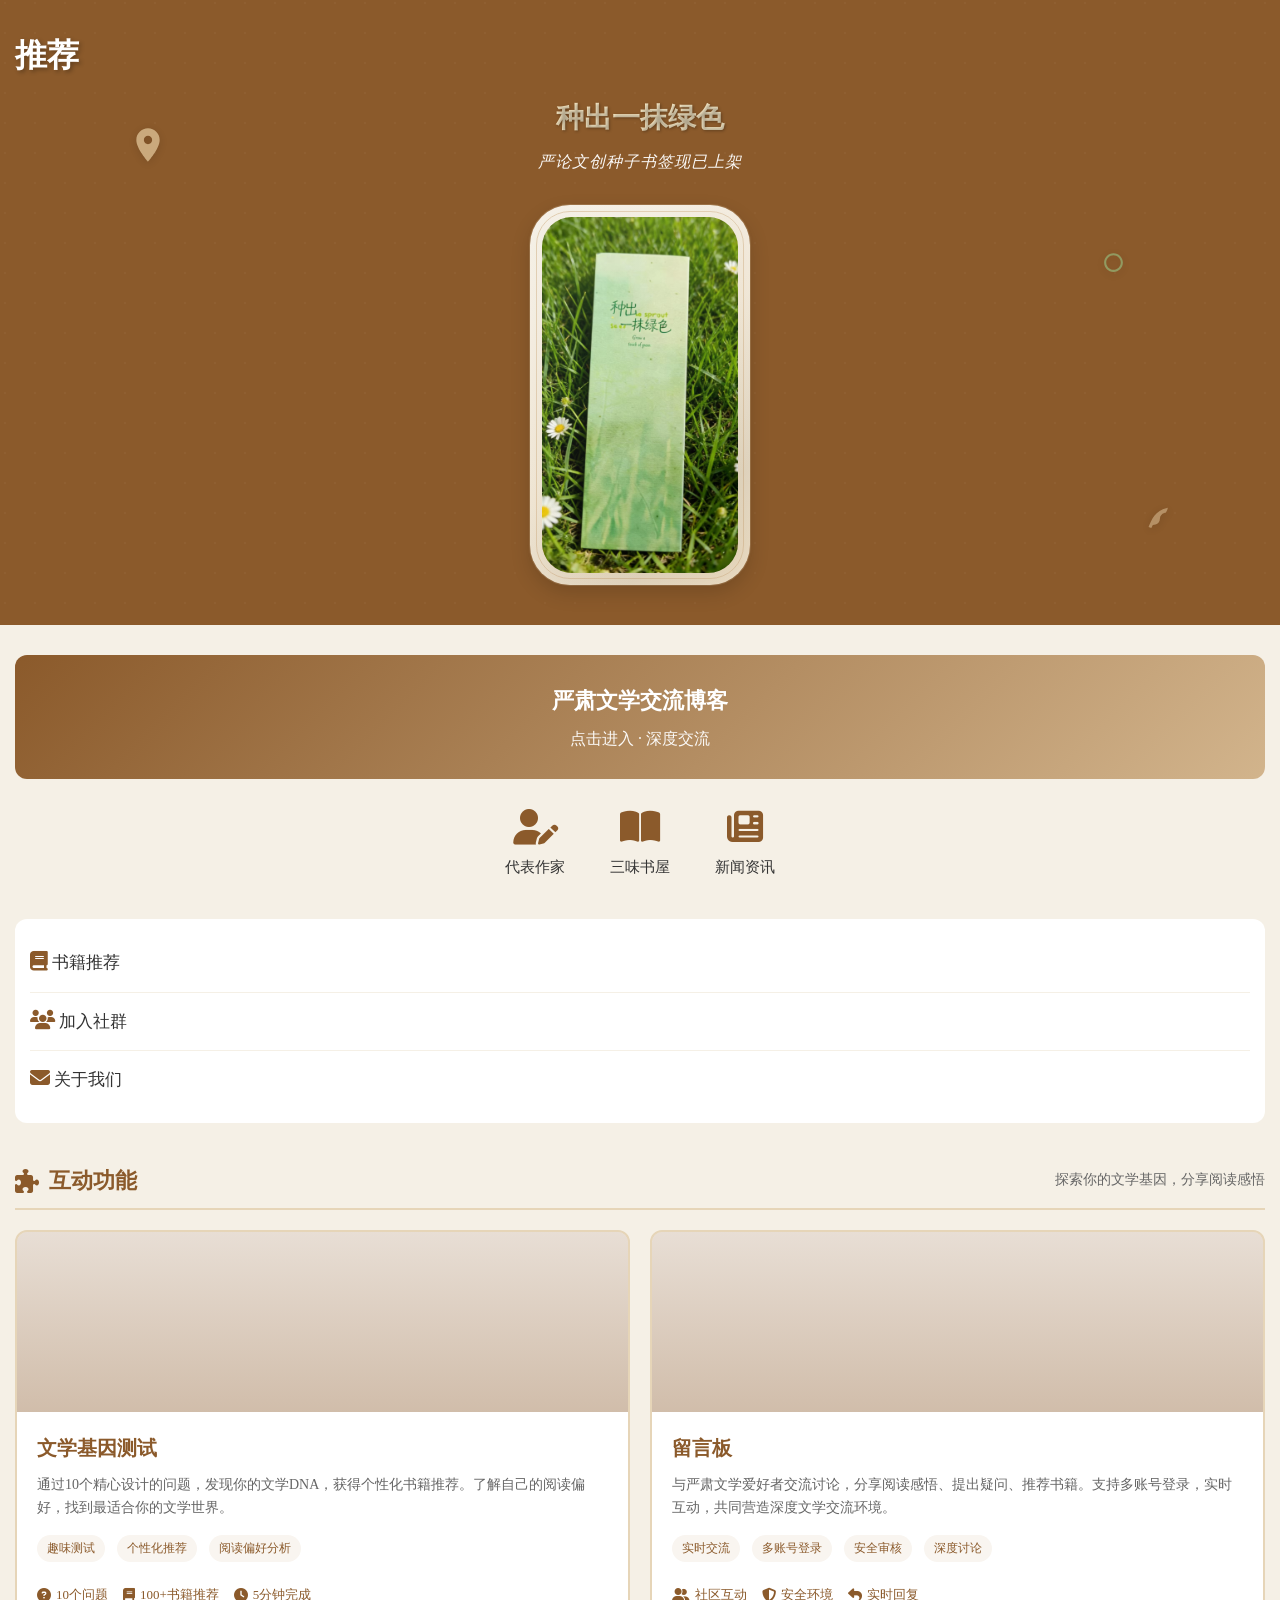
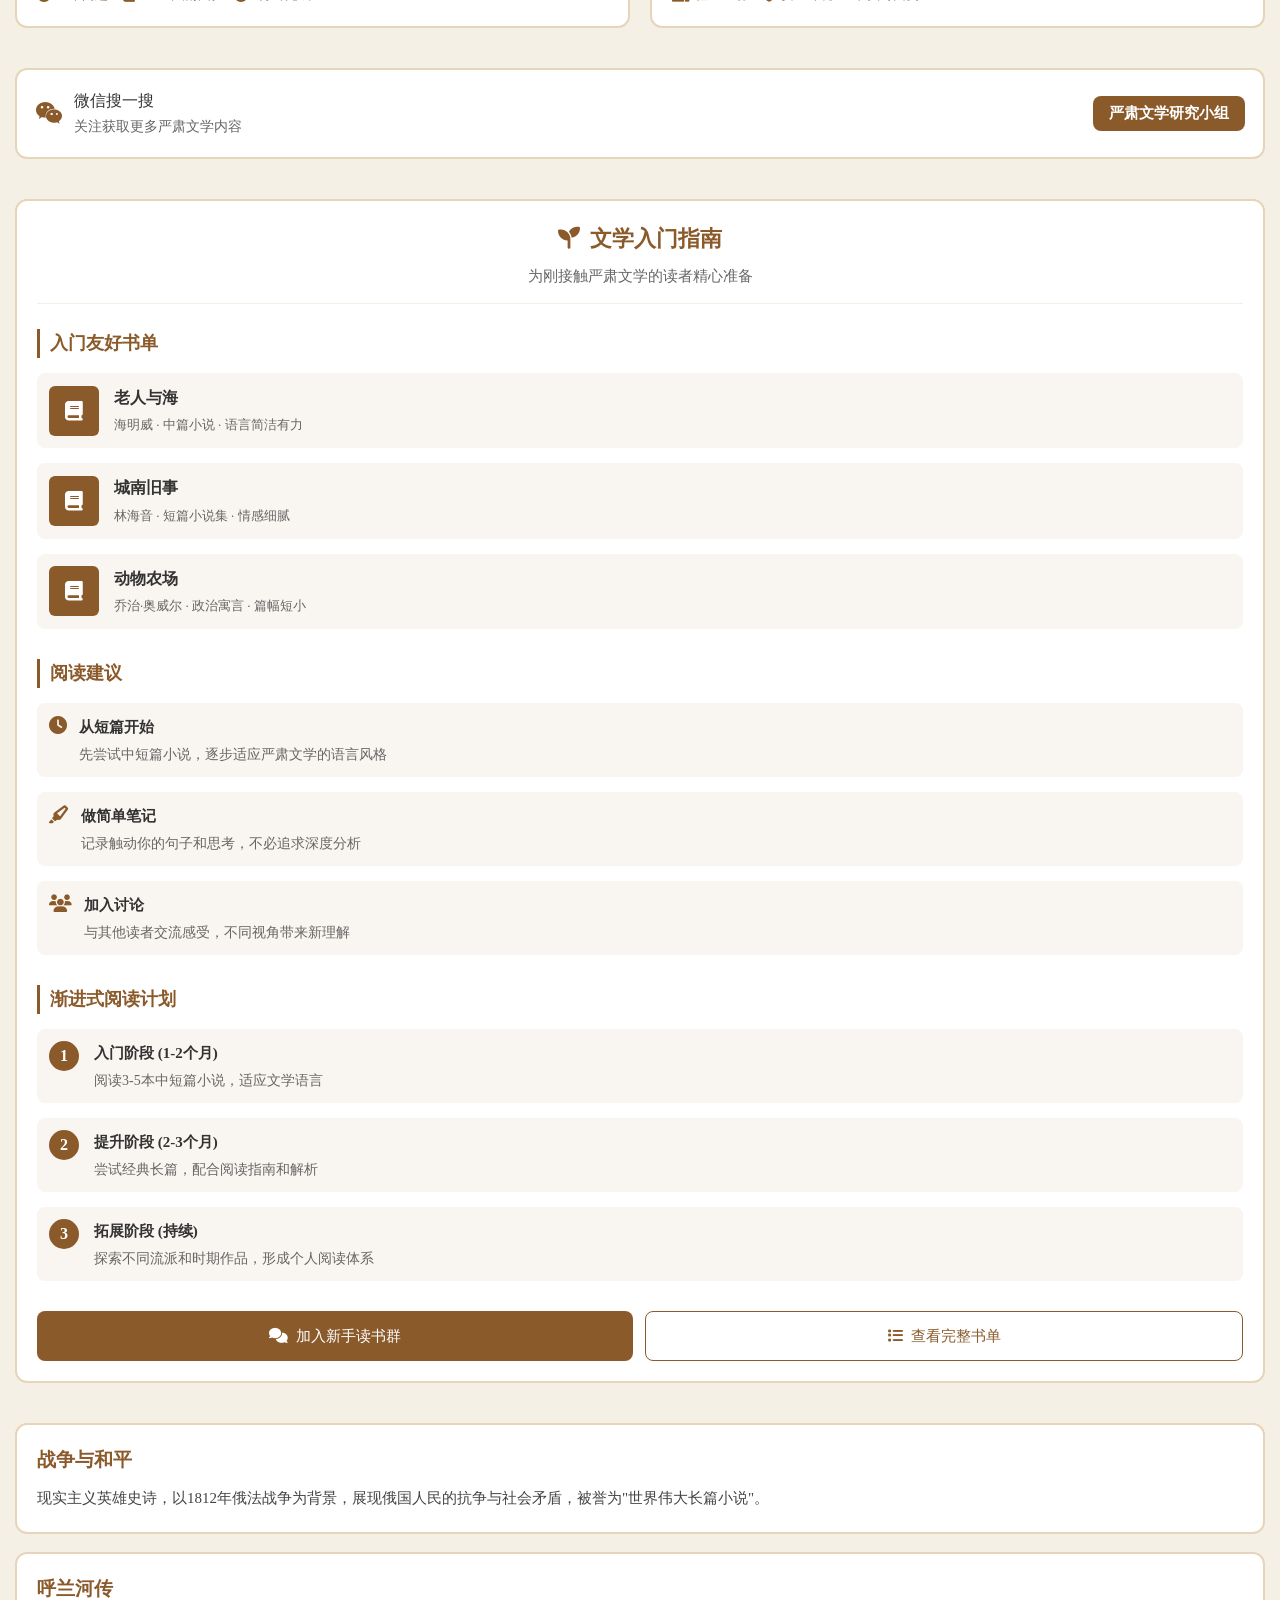
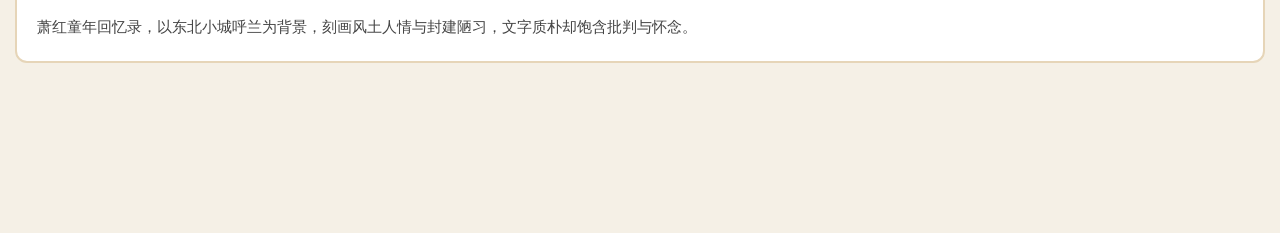
<file: index.html>
<!DOCTYPE html>
<html lang="zh-CN">
<head>
    <meta charset="UTF-8">
    <meta name="viewport" content="width=device-width, initial-scale=1.0">
    <title>严肃文学研究小组</title>
    <link rel="stylesheet" href="https://cdnjs.cloudflare.com/ajax/libs/font-awesome/6.4.0/css/all.min.css">
    <link rel="stylesheet" href="style.css">
    <style>
        /* 新增：互动功能区域样式 */
        .interactive-features {
            margin: 0 15px 40px;
        }
        
        .interactive-header {
            display: flex;
            align-items: center;
            justify-content: space-between;
            margin-bottom: 20px;
            padding-bottom: 10px;
            border-bottom: 2px solid #E6D5B8;
        }
        
        .interactive-header h3 {
            font-size: 22px;
            font-family: "STKaiti", cursive;
            color: #8B5A2B;
            display: flex;
            align-items: center;
            gap: 10px;
        }
        
        .interactive-header h3 i {
            font-size: 24px;
        }
        
        .interactive-grid {
            display: grid;
            grid-template-columns: repeat(auto-fit, minmax(300px, 1fr));
            gap: 20px;
        }
        
        .interactive-card {
            background: #fff;
            border: 2px solid #E6D5B8;
            border-radius: 12px;
            overflow: hidden;
            transition: all 0.3s ease;
            cursor: pointer;
            position: relative;
        }
        
        .interactive-card:hover {
            transform: translateY(-5px);
            box-shadow: 0 15px 30px rgba(139, 90, 43, 0.15);
            border-color: #8B5A2B;
        }
        
        .interactive-image {
            height: 180px;
            background-size: cover;
            background-position: center;
            position: relative;
            overflow: hidden;
        }
        
        .interactive-image::before {
            content: '';
            position: absolute;
            top: 0;
            left: 0;
            right: 0;
            bottom: 0;
            background: linear-gradient(to bottom, rgba(139, 90, 43, 0.2), rgba(139, 90, 43, 0.4));
            z-index: 1;
        }
        
        .interactive-image.gene-test {
            background-image: url('https://images.unsplash.com/photo-1481627834876-b7833e8f5570?ixlib=rb-4.0.3&auto=format&fit=crop&w=800&q=80');
        }
        
        .interactive-image.message-board {
            background-image: url('https://images.unsplash.com/photo-1455390582262-044cdead277a?ixlib=rb-4.0.3&auto=format&fit=crop&w=800&q=80');
        }
        
        .interactive-overlay {
            position: absolute;
            top: 0;
            left: 0;
            right: 0;
            bottom: 0;
            background: rgba(139, 90, 43, 0.7);
            display: flex;
            align-items: center;
            justify-content: center;
            opacity: 0;
            transition: opacity 0.3s ease;
            z-index: 2;
        }
        
        .interactive-card:hover .interactive-overlay {
            opacity: 1;
        }
        
        .overlay-content {
            text-align: center;
            color: #fff;
        }
        
        .overlay-content i {
            font-size: 36px;
            margin-bottom: 10px;
        }
        
        .overlay-content span {
            font-size: 18px;
            font-weight: bold;
        }
        
        .interactive-content {
            padding: 20px;
        }
        
        .interactive-content h4 {
            font-size: 20px;
            color: #8B5A2B;
            margin-bottom: 10px;
            font-family: "STKaiti", cursive;
        }
        
        .interactive-content p {
            font-size: 14px;
            color: #666;
            line-height: 1.6;
            margin-bottom: 15px;
        }
        
        .interactive-stats {
            display: flex;
            gap: 15px;
            margin-top: 15px;
        }
        
        .stat-item {
            display: flex;
            align-items: center;
            gap: 5px;
            color: #8B5A2B;
            font-size: 13px;
        }
        
        .stat-item i {
            font-size: 14px;
        }
        
        .interactive-tag {
            display: inline-block;
            background: #F9F5F0;
            color: #8B5A2B;
            padding: 4px 10px;
            border-radius: 20px;
            font-size: 12px;
            font-weight: 500;
            margin-right: 8px;
            margin-bottom: 8px;
            transition: all 0.3s ease;
        }
        
        .interactive-card:hover .interactive-tag {
            background: #8B5A2B;
            color: #fff;
        }
        
        @media (max-width: 768px) {
            .interactive-grid {
                grid-template-columns: 1fr;
            }
            
            .interactive-header {
                flex-direction: column;
                align-items: flex-start;
                gap: 10px;
            }
        }
    </style>
</head>
<body>
<a href="https://yswxstudy.my.canvasite.cn/wcyl/#%E4%B8%A5%E8%AE%BA%E6%96%87%E5%88%9B-%E7%A7%8D%E5%AD%90%E4%B9%A6%E7%AD%BE" target="_blank">
    <section class="top-brown-area">
        <div class="recommend">推荐</div>
        <div class="title-box">
            <h2>种出一抹绿色</h2>
            <p>严论文创种子书签现已上架</p>
        </div>
        <div class="phone-container">
            <img src="1.jpg" alt="植物之旅">
        </div>
        <!-- 添加装饰性元素 -->
        <div class="phone-decoration deco-1"></div>
        <div class="phone-decoration deco-2"></div>
        <div class="phone-decoration deco-3"></div>
    </section>
</a>

    <!-- 博客链接（标准a标签） -->
    <a href="http://yswxstudy.top" target="_blank">
        <section class="blog-banner">
            <h3>严肃文学交流博客</h3>
            <p>点击进入 · 深度交流</p>
        </section>
    </a>

    <!-- 功能按钮（标准i标签+链接） -->
    <section class="features">
        <div class="feature-item">
            <a href="https://yswxstudy.my.canvasite.cn/1119/#page-0" target="_blank">
                <i class="fas fa-user-pen"></i>
                <p>代表作家</p>
            </a>
        </div>
        <div class="feature-item">
            <a href="https://www.nlc.cn/web/index.shtml" target="_blank">
                <i class="fas fa-book-open"></i>
                <p>三味书屋</p>
            </a>
        </div>
        <div class="feature-item">
            <a href="https://www.chinanews.com.cn/" target="_blank">
                <i class="fas fa-newspaper"></i>
                <p>新闻资讯</p>
            </a>
        </div>
    </section>

    <!-- 导航栏（标准i标签+链接） -->
    <section class="page-nav">
        <ul>
            <li>
                <a href="mzsp.html" target="_blank">
                    <i class="fas fa-book"></i>
                    <span>书籍推荐</span>
                </a>
            </li>
            <li>
                <a href="https://yswxstudy.my.canvasite.cn/1119/#%E5%8A%A0%E5%85%A5%E7%A4%BE%E7%BE%A4" target="_blank">
                    <i class="fas fa-users"></i>
                    <span>加入社群</span>
                </a>
            </li>
            <li>
                <a href="about.html" target=""lank">
                    <i class="fas fa-envelope"></i>
                    <span>关于我们</span>
                </a>
            </li>
        </ul>
    </section>

    <!-- 新增：互动功能区域 -->
    <section class="interactive-features">
        <div class="interactive-header">
            <h3><i class="fas fa-puzzle-piece"></i> 互动功能</h3>
            <p style="color: #666; font-size: 14px;">探索你的文学基因，分享阅读感悟</p>
        </div>
        
        <div class="interactive-grid">
            <!-- 文学基因测试 -->
            <a href="literature_gene_test.html" class="interactive-card">
                <div class="interactive-image gene-test">
                    <div class="interactive-overlay">
                        <div class="overlay-content">
                            <i class="fas fa-play-circle"></i>
                            <span>开始测试</span>
                        </div>
                    </div>
                </div>
                <div class="interactive-content">
                    <h4>文学基因测试</h4>
                    <p>通过10个精心设计的问题，发现你的文学DNA，获得个性化书籍推荐。了解自己的阅读偏好，找到最适合你的文学世界。</p>
                    <div>
                        <span class="interactive-tag">趣味测试</span>
                        <span class="interactive-tag">个性化推荐</span>
                        <span class="interactive-tag">阅读偏好分析</span>
                    </div>
                    <div class="interactive-stats">
                        <div class="stat-item">
                            <i class="fas fa-question-circle"></i>
                            <span>10个问题</span>
                        </div>
                        <div class="stat-item">
                            <i class="fas fa-book"></i>
                            <span>100+书籍推荐</span>
                        </div>
                        <div class="stat-item">
                            <i class="fas fa-clock"></i>
                            <span>5分钟完成</span>
                        </div>
                    </div>
                </div>
            </a>
            
            <!-- 留言板 -->
            <a href="liuyan.html" class="interactive-card">
                <div class="interactive-image message-board">
                    <div class="interactive-overlay">
                        <div class="overlay-content">
                            <i class="fas fa-comment"></i>
                            <span>进入留言板</span>
                        </div>
                    </div>
                </div>
                <div class="interactive-content">
                    <h4>留言板</h4>
                    <p>与严肃文学爱好者交流讨论，分享阅读感悟、提出疑问、推荐书籍。支持多账号登录，实时互动，共同营造深度文学交流环境。</p>
                    <div>
                        <span class="interactive-tag">实时交流</span>
                        <span class="interactive-tag">多账号登录</span>
                        <span class="interactive-tag">安全审核</span>
                        <span class="interactive-tag">深度讨论</span>
                    </div>
                    <div class="interactive-stats">
                        <div class="stat-item">
                            <i class="fas fa-user-friends"></i>
                            <span>社区互动</span>
                        </div>
                        <div class="stat-item">
                            <i class="fas fa-shield-alt"></i>
                            <span>安全环境</span>
                        </div>
                        <div class="stat-item">
                            <i class="fas fa-reply"></i>
                            <span>实时回复</span>
                        </div>
                    </div>
                </div>
            </a>
        </div>
    </section>

    <!-- 搜索提示（标准i标签） -->
    <section class="search-tip">
        <i class="fab fa-weixin"></i>
        <div class="text">
            <span>微信搜一搜</span>
            <span>关注获取更多严肃文学内容</span>
        </div>
        <button class="search-btn">严肃文学研究小组</button>
    </section>

    <!-- 文学入门指南 -->
    <section class="beginner-guide">
        <div class="guide-header">
            <h3><i class="fas fa-seedling"></i> 文学入门指南</h3>
            <p>为刚接触严肃文学的读者精心准备</p>
        </div>
        
        <div class="guide-content">
            <!-- 入门书单 -->
            <div class="guide-section">
                <h4>入门友好书单</h4>
                <div class="book-list">
                    <div class="book-item">
                        <div class="book-cover">
                            <i class="fas fa-book"></i>
                        </div>
                        <div class="book-info">
                            <h5>老人与海</h5>
                            <p>海明威 · 中篇小说 · 语言简洁有力</p>
                        </div>
                    </div>
                    <div class="book-item">
                        <div class="book-cover">
                            <i class="fas fa-book"></i>
                        </div>
                        <div class="book-info">
                            <h5>城南旧事</h5>
                            <p>林海音 · 短篇小说集 · 情感细腻</p>
                        </div>
                    </div>
                    <div class="book-item">
                        <div class="book-cover">
                            <i class="fas fa-book"></i>
                        </div>
                        <div class="book-info">
                            <h5>动物农场</h5>
                            <p>乔治·奥威尔 · 政治寓言 · 篇幅短小</p>
                        </div>
                    </div>
                </div>
            </div>
            
            <!-- 阅读建议 -->
            <div class="guide-section">
                <h4>阅读建议</h4>
                                <div class="tips">
                    <div class="tip-item">
                        <i class="fas fa-clock"></i>
                        <div>
                            <h5>从短篇开始</h5>
                            <p>先尝试中短篇小说，逐步适应严肃文学的语言风格</p>
                        </div>
                    </div>
                    <div class="tip-item">
                        <i class="fas fa-highlighter"></i>
                        <div>
                            <h5>做简单笔记</h5>
                            <p>记录触动你的句子和思考，不必追求深度分析</p>
                        </div>
                    </div>
                    <div class="tip-item">
                        <i class="fas fa-users"></i>
                        <div>
                            <h5>加入讨论</h5>
                            <p>与其他读者交流感受，不同视角带来新理解</p>
                        </div>
                    </div>
                </div>
            </div>
            
            <!-- 阅读计划 -->
            <div class="guide-section">
                <h4>渐进式阅读计划</h4>
                <div class="reading-plan">
                    <div class="plan-step">
                        <div class="step-number">1</div>
                        <div class="step-content">
                            <h5>入门阶段 (1-2个月)</h5>
                            <p>阅读3-5本中短篇小说，适应文学语言</p>
                        </div>
                    </div>
                    <div class="plan-step">
                        <div class="step-number">2</div>
                        <div class="step-content">
                            <h5>提升阶段 (2-3个月)</h5>
                            <p>尝试经典长篇，配合阅读指南和解析</p>
                        </div>
                    </div>
                    <div class="plan-step">
                        <div class="step-number">3</div>
                        <div class="step-content">
                            <h5>拓展阶段 (持续)</h5>
                            <p>探索不同流派和时期作品，形成个人阅读体系</p>
                        </div>
                    </div>
                </div>
            </div>
            
            <!-- 行动引导 -->
            <div class="action-section">
                <a href="https://yswxstudy.my.canvasite.cn/1119/#%E5%8A%A0%E5%85%A5%E7%A4%BE%E7%BE%A4" target="_blank" class="action-btn">
                    <i class="fas fa-comments"></i>
                    加入新手读书群
                </a>
                <a href="https://yswxstudy.my.canvasite.cn/1119/#%E4%B9%A6%E7%B1%8D%E6%8E%A8%E8%8D%90" target="_blank" class="action-btn outline">
                    <i class="fas fa-list"></i>
                    查看完整书单
                </a>
            </div>
        </div>
    </section>

    <!-- 书籍卡片 -->
    <section class="books">
        <div class="book-card">
            <h4>战争与和平</h4>
            <p>现实主义英雄史诗，以1812年俄法战争为背景，展现俄国人民的抗争与社会矛盾，被誉为"世界伟大长篇小说"。</p>
        </div>
        <div class="book-card">
            <h4>呼兰河传</h4>
            <p>萧红童年回忆录，以东北小城呼兰为背景，刻画风土人情与封建陋习，文字质朴却饱含批判与怀念。</p>
        </div>
        <div class="book-card">
            <h4>百年孤独</h4>
            <p>魔幻现实主义经典，讲述布恩迪亚家族七代兴衰，映射拉美百年历史，1982年获诺贝尔文学奖。</p>
        </div>
    </section>

    <script src="script.js"></script>
</body>
</html>
</file>
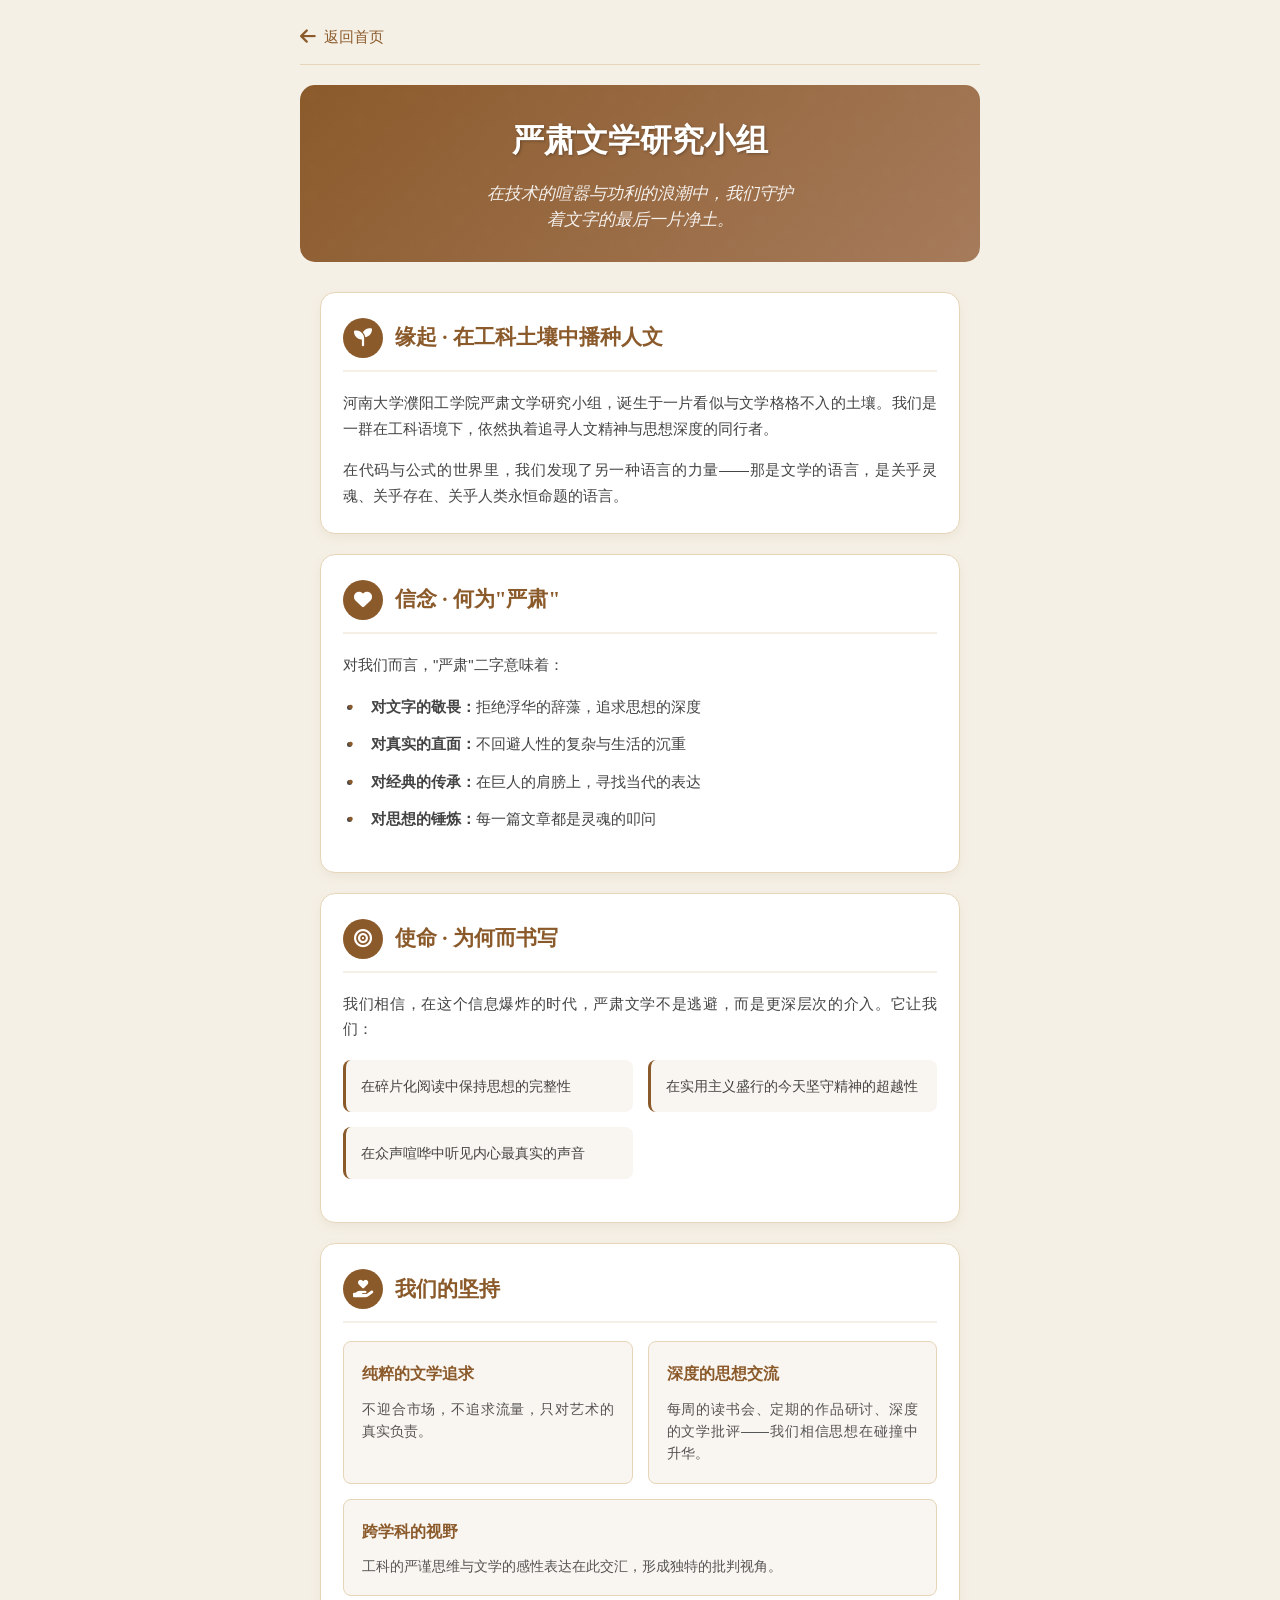
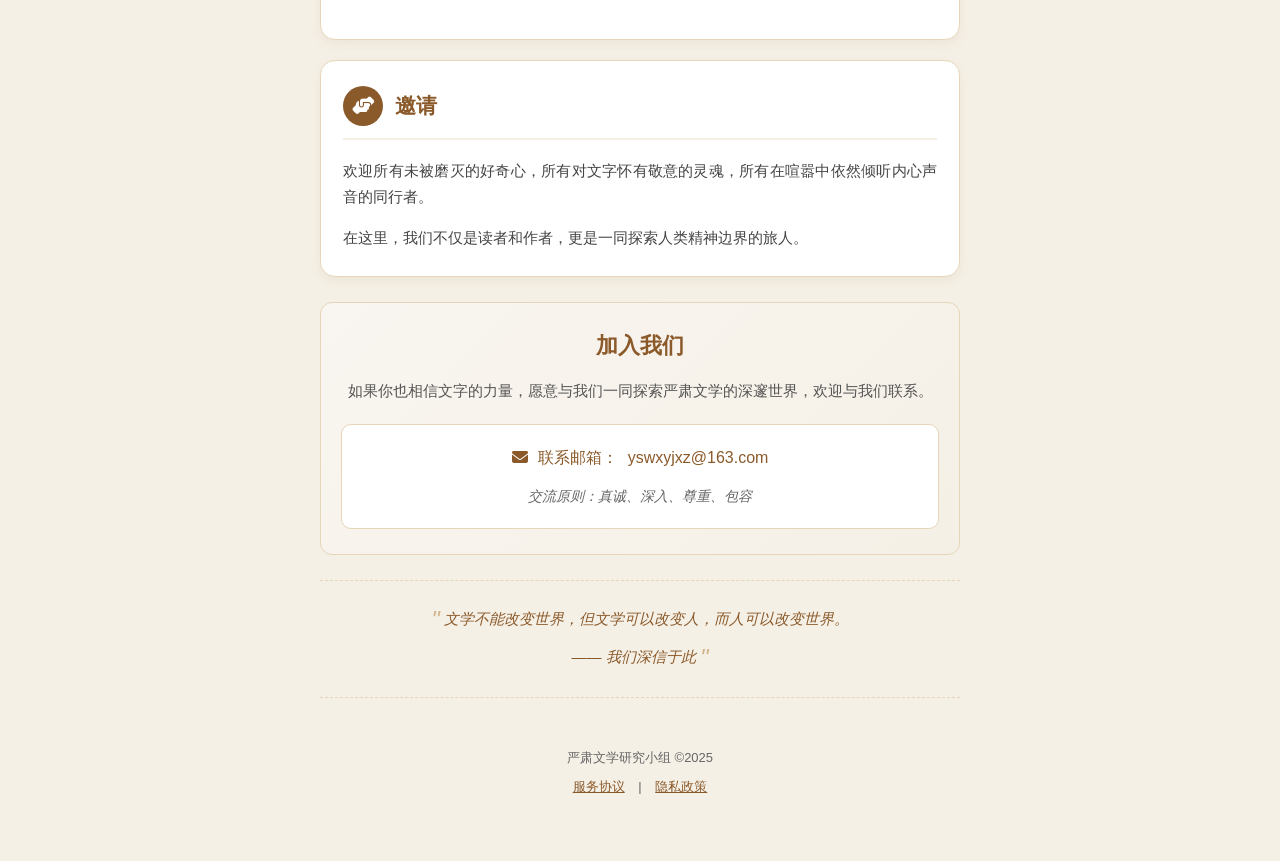
<file: about.html>
<!DOCTYPE html>
<html lang="zh-CN">
<head>
    <meta charset="UTF-8">
    <meta name="viewport" content="width=device-width, initial-scale=1.0, maximum-scale=1.0, user-scalable=no">
    <title>关于我们 - 严肃文学研究小组</title>
    <link rel="stylesheet" href="https://cdnjs.cloudflare.com/ajax/libs/font-awesome/6.4.0/css/all.min.css">
    <style>
        /* 重置样式 */
        * {
            margin: 0;
            padding: 0;
            box-sizing: border-box;
            -webkit-tap-highlight-color: transparent;
        }
        
        body {
            font-family: -apple-system, BlinkMacSystemFont, "PingFang SC", "Hiragino Sans GB", "Microsoft YaHei", sans-serif;
            background: #F5F0E6;
            color: #333;
            line-height: 1.6;
            padding-bottom: 40px;
            min-height: 100vh;
        }
        
        /* 返回按钮 */
        .back-btn {
            display: flex;
            align-items: center;
            gap: 8px;
            padding: 18px 15px 15px;
            color: #8B5A2B;
            text-decoration: none;
            font-size: 15px;
            font-weight: 500;
            position: sticky;
            top: 0;
            background: #F5F0E6;
            z-index: 10;
            border-bottom: 1px solid #E6D5B8;
        }
        
        .back-btn i {
            font-size: 18px;
        }
        
        /* 英雄区域 */
        .hero-section {
            padding: 30px 20px;
            background: linear-gradient(135deg, #8B5A2B 0%, #A67B5B 100%);
            color: white;
            text-align: center;
            margin-bottom: 25px;
            position: relative;
            overflow: hidden;
        }
        
        .hero-section::before {
            content: '';
            position: absolute;
            top: 0;
            left: 0;
            right: 0;
            bottom: 0;
            background: url("data:image/svg+xml,%3Csvg width='100' height='100' viewBox='0 0 100 100' xmlns='http://www.w3.org/2000/svg'%3E%3Cpath d='M11 18c3.866 0 7-3.134 7-7s-3.134-7-7-7-7 3.134-7 7 3.134 7 7 7zm48 25c3.866 0 7-3.134 7-7s-3.134-7-7-7-7 3.134-7 7 3.134 7 7 7zm-43-7c1.657 0 3-1.343 3-3s-1.343-3-3-3-3 1.343-3 3 1.343 3 3 3zm63 31c1.657 0 3-1.343 3-3s-1.343-3-3-3-3 1.343-3 3 1.343 3 3 3zM34 90c1.657 0 3-1.343 3-3s-1.343-3-3-3-3 1.343-3 3 1.343 3 3 3zm56-76c1.657 0 3-1.343 3-3s-1.343-3-3-3-3 1.343-3 3 1.343 3 3 3zM12 86c2.21 0 4-1.79 4-4s-1.79-4-4-4-4 1.79-4 4 1.79 4 4 4zm28-65c2.21 0 4-1.79 4-4s-1.79-4-4-4-4 1.79-4 4 1.79 4 4 4zm23-11c2.76 0 5-2.24 5-5s-2.24-5-5-5-5 2.24-5 5 2.24 5 5 5zm-6 60c2.21 0 4-1.79 4-4s-1.79-4-4-4-4 1.79-4 4 1.79 4 4 4zm29 22c2.76 0 5-2.24 5-5s-2.24-5-5-5-5 2.24-5 5 2.24 5 5 5zM32 63c2.76 0 5-2.24 5-5s-2.24-5-5-5-5 2.24-5 5 2.24 5 5 5zm57-13c2.76 0 5-2.24 5-5s-2.24-5-5-5-5 2.24-5 5 2.24 5 5 5zm-9-21c1.105 0 2-.895 2-2s-.895-2-2-2-2 .895-2 2 .895 2 2 2zM60 91c1.105 0 2-.895 2-2s-.895-2-2-2-2 .895-2 2 .895 2 2 2zM35 41c1.105 0 2-.895 2-2s-.895-2-2-2-2 .895-2 2 .895 2 2 2zM12 60c1.105 0 2-.895 2-2s-.895-2-2-2-2 .895-2 2 .895 2 2 2z' fill='%23ffffff' fill-opacity='0.05' fill-rule='evenodd'/%3E%3C/svg%3E");
            opacity: 0.1;
        }
        
        .hero-title {
            font-family: "STKaiti", cursive;
            font-size: 28px;
            margin-bottom: 15px;
            position: relative;
            z-index: 1;
            text-shadow: 1px 1px 3px rgba(0, 0, 0, 0.3);
        }
        
        .hero-subtitle {
            font-size: 16px;
            opacity: 0.9;
            font-style: italic;
            position: relative;
            z-index: 1;
            max-width: 280px;
            margin: 0 auto;
            line-height: 1.5;
        }
        
        /* 内容区域 */
        .content-container {
            padding: 0 20px;
        }
        
        /* 章节样式 */
        .section {
            background: white;
            border-radius: 12px;
            padding: 22px 18px;
            margin-bottom: 20px;
            box-shadow: 0 4px 12px rgba(139, 90, 43, 0.08);
            border: 1px solid #E6D5B8;
            transition: transform 0.3s ease, box-shadow 0.3s ease;
        }
        
        .section:hover {
            transform: translateY(-2px);
            box-shadow: 0 6px 16px rgba(139, 90, 43, 0.12);
        }
        
        .section-header {
            display: flex;
            align-items: center;
            gap: 12px;
            margin-bottom: 18px;
            padding-bottom: 12px;
            border-bottom: 2px solid #F5F0E6;
        }
        
        .section-icon {
            width: 40px;
            height: 40px;
            background: #8B5A2B;
            border-radius: 50%;
            display: flex;
            align-items: center;
            justify-content: center;
            color: white;
            font-size: 18px;
            flex-shrink: 0;
        }
        
        .section-title {
            font-family: "STKaiti", cursive;
            font-size: 20px;
            color: #8B5A2B;
        }
        
        .section-content {
            color: #444;
            font-size: 15px;
            line-height: 1.7;
        }
        
        .section-content p {
            margin-bottom: 16px;
            text-align: justify;
        }
        
        .section-content p:last-child {
            margin-bottom: 0;
        }
        
        /* 列表样式 */
        .belief-list {
            padding-left: 20px;
            margin: 15px 0;
        }
        
        .belief-list li {
            margin-bottom: 12px;
            position: relative;
            padding-left: 8px;
        }
        
        .belief-list li::before {
            content: "•";
            color: #8B5A2B;
            font-weight: bold;
            position: absolute;
            left: -15px;
        }
        
        /* 使命列表 */
        .mission-list {
            display: grid;
            grid-template-columns: repeat(auto-fill, minmax(250px, 1fr));
            gap: 15px;
            margin: 18px 0;
        }
        
        .mission-item {
            background: #F9F5F0;
            padding: 15px;
            border-radius: 8px;
            border-left: 3px solid #8B5A2B;
        }
        
        .mission-item p {
            margin: 0;
            font-size: 14px;
            line-height: 1.6;
        }
        
        /* 坚持卡片 */
        .persistence-cards {
            display: flex;
            flex-direction: column;
            gap: 15px;
            margin: 18px 0;
        }
        
        .persistence-card {
            background: #F9F5F0;
            border-radius: 8px;
            padding: 18px;
            border: 1px solid #E6D5B8;
        }
        
        .persistence-card h4 {
            color: #8B5A2B;
            font-size: 16px;
            margin-bottom: 10px;
            font-weight: 600;
        }
        
        .persistence-card p {
            font-size: 14px;
            line-height: 1.6;
            color: #555;
            margin: 0;
        }
        
        /* 邀请部分 */
        .invite-section {
            background: linear-gradient(135deg, #F9F5F0 0%, #F5F0E6 100%);
            border: 1px solid #E6D5B8;
            border-radius: 12px;
            padding: 25px 20px;
            text-align: center;
            margin-top: 25px;
        }
        
        .invite-title {
            font-family: "STKaiti", cursive;
            font-size: 22px;
            color: #8B5A2B;
            margin-bottom: 15px;
        }
        
        .invite-text {
            font-size: 15px;
            line-height: 1.7;
            color: #555;
            margin-bottom: 20px;
        }
        
        .contact-info {
            background: white;
            border-radius: 10px;
            padding: 20px;
            margin-top: 20px;
            text-align: center;
            border: 1px solid #E6D5B8;
        }
        
        .contact-email {
            display: flex;
            align-items: center;
            justify-content: center;
            gap: 10px;
            margin-bottom: 15px;
            font-size: 16px;
            color: #8B5A2B;
            font-weight: 500;
        }
        
        .contact-email a {
            color: #8B5A2B;
            text-decoration: none;
        }
        
        .contact-email a:hover {
            text-decoration: underline;
        }
        
        .principles {
            font-size: 14px;
            color: #666;
            margin-top: 15px;
            font-style: italic;
        }
        
        /* 引用样式 */
        .quote {
            font-size: 15px;
            color: #8B5A2B;
            font-style: italic;
            text-align: center;
            padding: 20px;
            margin: 25px 0;
            border-top: 1px dashed #E6D5B8;
            border-bottom: 1px dashed #E6D5B8;
        }
        
        .quote::before, .quote::after {
            content: '"';
            font-size: 24px;
            color: #D2B48C;
            vertical-align: middle;
        }
        
        /* 底部 */
        .page-footer {
            text-align: center;
            padding: 25px 15px 15px;
            color: #666;
            font-size: 13px;
            margin-top: 20px;
        }
        
        .page-footer p {
            margin-bottom: 8px;
        }
        
        /* 响应式调整 */
        @media (min-width: 375px) {
            .hero-title {
                font-size: 30px;
            }
            
            .section-title {
                font-size: 21px;
            }
        }
        
        @media (min-width: 414px) {
            .hero-title {
                font-size: 32px;
            }
            
            .hero-subtitle {
                font-size: 17px;
                max-width: 320px;
            }
        }
        
        @media (min-width: 768px) {
            body {
                max-width: 700px;
                margin: 0 auto;
                padding: 10px 10px 40px;
            }
            
            .back-btn {
                padding: 15px 0 15px;
                border-bottom: 1px solid #E6D5B8;
                margin-bottom: 20px;
                position: static;
                background: transparent;
            }
            
            .hero-section {
                border-radius: 15px;
                margin-bottom: 30px;
            }
            
            .section {
                border-radius: 15px;
                padding: 25px 22px;
            }
            
            .mission-list {
                grid-template-columns: repeat(2, 1fr);
            }
            
            .persistence-cards {
                flex-direction: row;
                flex-wrap: wrap;
            }
            
            .persistence-card {
                flex: 1;
                min-width: 250px;
            }
        }
        
        /* 滚动条样式 */
        ::-webkit-scrollbar {
            width: 6px;
        }
        
        ::-webkit-scrollbar-track {
            background: #F5F0E6;
        }
        
        ::-webkit-scrollbar-thumb {
            background: #D2B48C;
            border-radius: 3px;
        }
        
        /* 动画效果 */
        @keyframes fadeInUp {
            from {
                opacity: 0;
                transform: translateY(20px);
            }
            to {
                opacity: 1;
                transform: translateY(0);
            }
        }
        
        .section {
            animation: fadeInUp 0.5s ease forwards;
            opacity: 0;
        }
        
        .section:nth-child(1) { animation-delay: 0.1s; }
        .section:nth-child(2) { animation-delay: 0.2s; }
        .section:nth-child(3) { animation-delay: 0.3s; }
        .section:nth-child(4) { animation-delay: 0.4s; }
        .section:nth-child(5) { animation-delay: 0.5s; }
        .section:nth-child(6) { animation-delay: 0.6s; }
    </style>
</head>
<body>
    <!-- 返回按钮 -->
    <a href="index.html" class="back-btn">
        <i class="fas fa-arrow-left"></i>
        <span>返回首页</span>
    </a>
    
    <!-- 英雄区域 -->
    <div class="hero-section">
        <h1 class="hero-title">严肃文学研究小组</h1>
        <p class="hero-subtitle">在技术的喧嚣与功利的浪潮中，我们守护着文字的最后一片净土。</p>
    </div>
    
    <div class="content-container">
        <!-- 缘起 -->
        <div class="section">
            <div class="section-header">
                <div class="section-icon">
                    <i class="fas fa-seedling"></i>
                </div>
                <h2 class="section-title">缘起 · 在工科土壤中播种人文</h2>
            </div>
            <div class="section-content">
                <p>河南大学濮阳工学院严肃文学研究小组，诞生于一片看似与文学格格不入的土壤。我们是一群在工科语境下，依然执着追寻人文精神与思想深度的同行者。</p>
                <p>在代码与公式的世界里，我们发现了另一种语言的力量——那是文学的语言，是关乎灵魂、关乎存在、关乎人类永恒命题的语言。</p>
            </div>
        </div>
        
        <!-- 信念 -->
        <div class="section">
            <div class="section-header">
                <div class="section-icon">
                    <i class="fas fa-heart"></i>
                </div>
                <h2 class="section-title">信念 · 何为"严肃"</h2>
            </div>
            <div class="section-content">
                <p>对我们而言，"严肃"二字意味着：</p>
                <ul class="belief-list">
                    <li><strong>对文字的敬畏：</strong>拒绝浮华的辞藻，追求思想的深度</li>
                    <li><strong>对真实的直面：</strong>不回避人性的复杂与生活的沉重</li>
                    <li><strong>对经典的传承：</strong>在巨人的肩膀上，寻找当代的表达</li>
                    <li><strong>对思想的锤炼：</strong>每一篇文章都是灵魂的叩问</li>
                </ul>
            </div>
        </div>
        
        <!-- 使命 -->
        <div class="section">
            <div class="section-header">
                <div class="section-icon">
                    <i class="fas fa-bullseye"></i>
                </div>
                <h2 class="section-title">使命 · 为何而书写</h2>
            </div>
            <div class="section-content">
                <p>我们相信，在这个信息爆炸的时代，严肃文学不是逃避，而是更深层次的介入。它让我们：</p>
                <div class="mission-list">
                    <div class="mission-item">
                        <p>在碎片化阅读中保持思想的完整性</p>
                    </div>
                    <div class="mission-item">
                        <p>在实用主义盛行的今天坚守精神的超越性</p>
                    </div>
                    <div class="mission-item">
                        <p>在众声喧哗中听见内心最真实的声音</p>
                    </div>
                </div>
            </div>
        </div>
        
        <!-- 我们的坚持 -->
        <div class="section">
            <div class="section-header">
                <div class="section-icon">
                    <i class="fas fa-hand-holding-heart"></i>
                </div>
                <h2 class="section-title">我们的坚持</h2>
            </div>
            <div class="section-content">
                <div class="persistence-cards">
                    <div class="persistence-card">
                        <h4>纯粹的文学追求</h4>
                        <p>不迎合市场，不追求流量，只对艺术的真实负责。</p>
                    </div>
                    <div class="persistence-card">
                        <h4>深度的思想交流</h4>
                        <p>每周的读书会、定期的作品研讨、深度的文学批评——我们相信思想在碰撞中升华。</p>
                    </div>
                    <div class="persistence-card">
                        <h4>跨学科的视野</h4>
                        <p>工科的严谨思维与文学的感性表达在此交汇，形成独特的批判视角。</p>
                    </div>
                </div>
            </div>
        </div>
        
        <!-- 邀请 -->
        <div class="section">
            <div class="section-header">
                <div class="section-icon">
                    <i class="fas fa-hands-helping"></i>
                </div>
                <h2 class="section-title">邀请</h2>
            </div>
            <div class="section-content">
                <p>欢迎所有未被磨灭的好奇心，所有对文字怀有敬意的灵魂，所有在喧嚣中依然倾听内心声音的同行者。</p>
                <p>在这里，我们不仅是读者和作者，更是一同探索人类精神边界的旅人。</p>
            </div>
        </div>
        
        <!-- 联系信息 -->
        <div class="invite-section">
            <h3 class="invite-title">加入我们</h3>
            <p class="invite-text">如果你也相信文字的力量，愿意与我们一同探索严肃文学的深邃世界，欢迎与我们联系。</p>
            
            <div class="contact-info">
                <div class="contact-email">
                    <i class="fas fa-envelope"></i>
                    <span>联系邮箱：</span>
                    <a href="mailto:yswxyjxz@163.com">yswxyjxz@163.com</a>
                </div>
                
                <p class="principles">交流原则：真诚、深入、尊重、包容</p>
            </div>
        </div>
        
        <!-- 引用 -->
        <div class="quote">
            文学不能改变世界，但文学可以改变人，而人可以改变世界。<br>
            —— 我们深信于此
        </div>
    </div>
    
    <!-- 底部 -->
    <!-- 底部 -->
    <div class="page-footer">
        <p>严肃文学研究小组 ©2025</p>
        <p>
            <a href="https://www.canva.cn/design/DAG2tI-X5Eo/yNZS3KG_wrvq61uIkRmmHw/view?utm_content=DAG2tI-X5Eo&utm_campaign=designshare&utm_medium=link2&utm_source=uniquelinks&utlId=hf2814c0ce4"
                target="_blank" style="color: #8B5A2B; margin: 0 10px;">服务协议</a>
            |
            <a href="https://www.canva.cn/design/DAG2tHFGnAs/Oj6a9tqnplgxHAqIGMx9hA/view?utm_content=DAG2tHFGnAs&utm_campaign=designshare&utm_medium=link2&utm_source=uniquelinks&utlId=h958e75ee7e"
                target="_blank" style="color: #8B5A2B; margin: 0 10px;">隐私政策</a>
        </p>
    </div>
    
    <script>
        // 添加页面交互效果
        document.addEventListener('DOMContentLoaded', function() {
            // 平滑滚动
            document.querySelectorAll('a[href^="#"]').forEach(anchor => {
                anchor.addEventListener('click', function(e) {
                    e.preventDefault();
                    const targetId = this.getAttribute('href');
                    if (targetId === '#') return;
                    
                    const targetElement = document.querySelector(targetId);
                    if (targetElement) {
                        window.scrollTo({
                            top: targetElement.offsetTop - 80,
                            behavior: 'smooth'
                        });
                    }
                });
            });
            
            // 邮箱点击复制反馈
            const emailLink = document.querySelector('.contact-email a');
            if (emailLink) {
                emailLink.addEventListener('click', function(e) {
                    // 这里可以添加复制邮箱到剪贴板的功能
                    console.log('邮箱链接被点击:', this.href);
                });
            }
            
            // 滚动时渐显效果
            const sections = document.querySelectorAll('.section');
            
            const observerOptions = {
                threshold: 0.1,
                rootMargin: '0px 0px -50px 0px'
            };
            
            const observer = new IntersectionObserver(function(entries) {
                entries.forEach(entry => {
                    if (entry.isIntersecting) {
                        entry.target.style.opacity = '1';
                        entry.target.style.transform = 'translateY(0)';
                    }
                });
            }, observerOptions);
            
            sections.forEach(section => {
                observer.observe(section);
            });
            
            // 页面加载动画
            document.body.style.opacity = '0';
            document.body.style.transition = 'opacity 0.4s ease';
            
            setTimeout(() => {
                document.body.style.opacity = '1';
            }, 100);
        });
    </script>
</body>
</html>
</file>
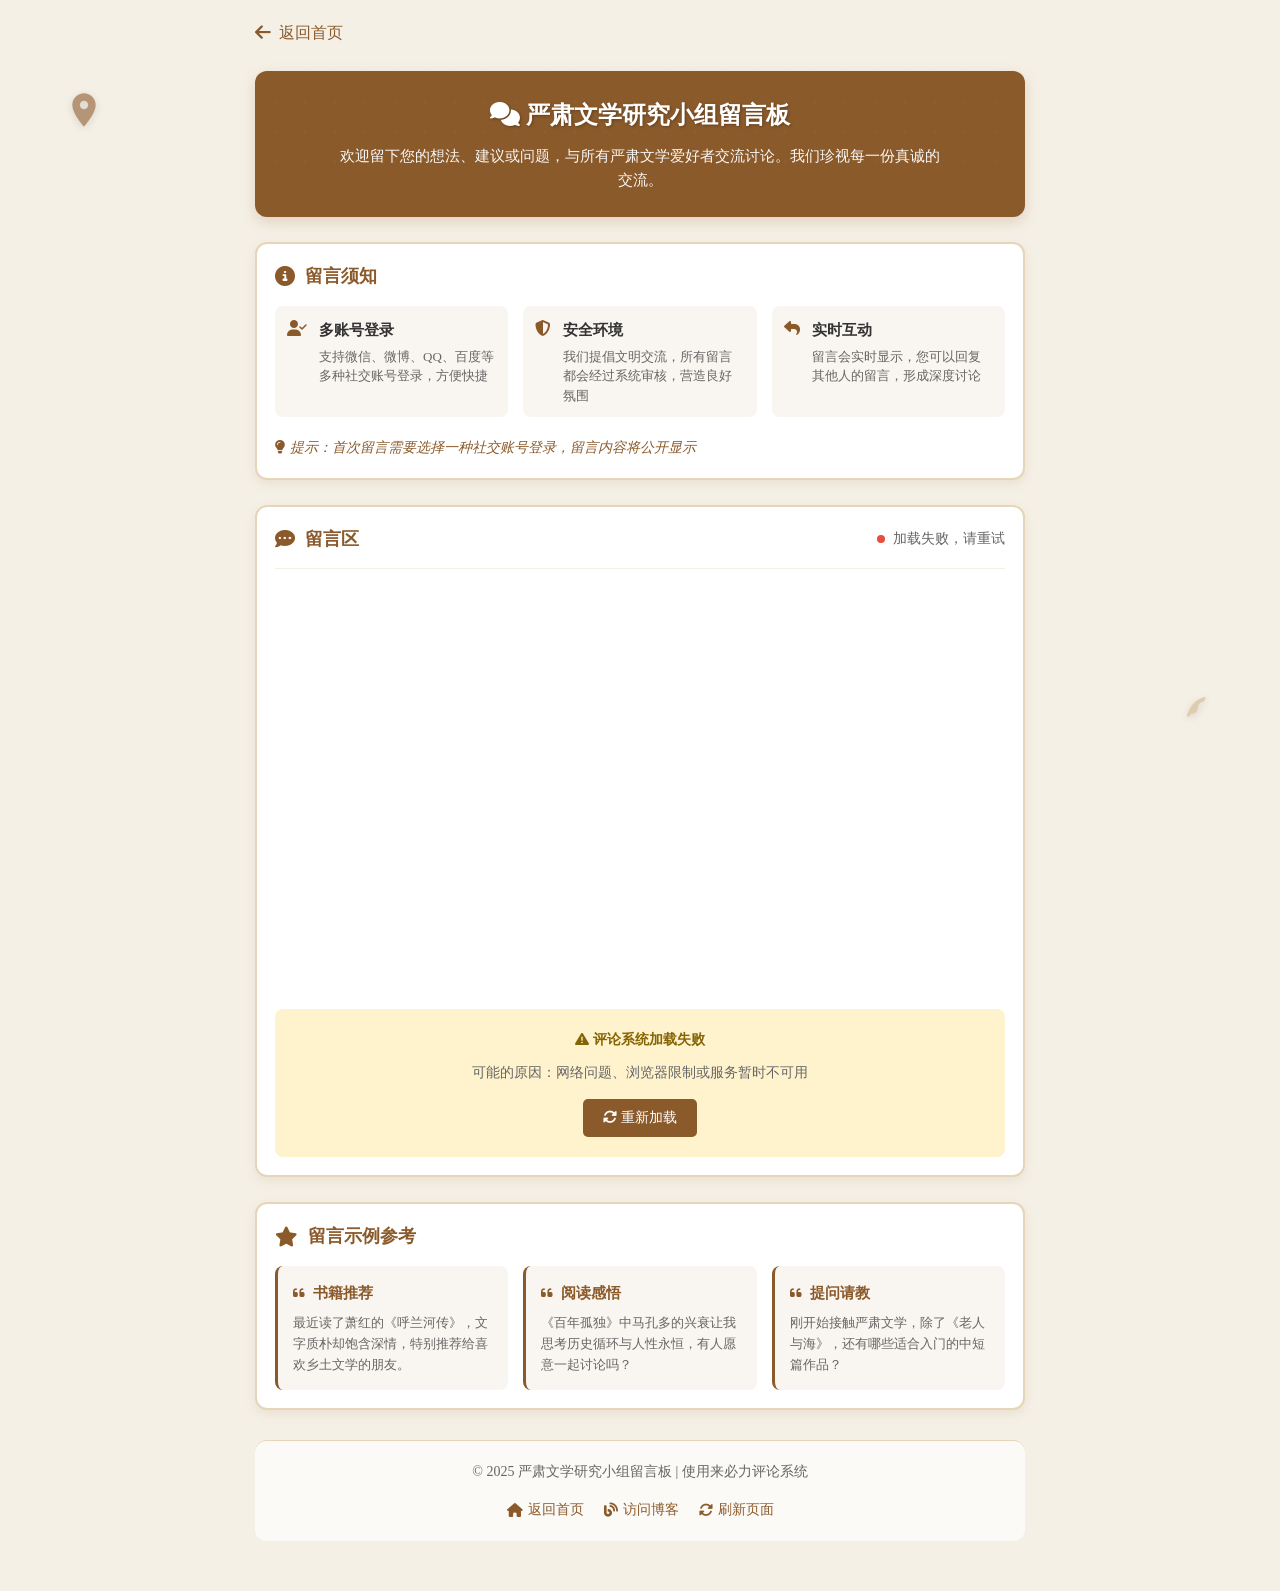
<file: laivili.html>
<!DOCTYPE html>
<html lang="zh-CN">
<head>
    <meta charset="UTF-8">
    <meta name="viewport" content="width=device-width, initial-scale=1.0, maximum-scale=1.0, user-scalable=no, viewport-fit=cover">
    <title>留言板 - 严肃文学研究小组</title>
    <link rel="stylesheet" href="https://cdnjs.cloudflare.com/ajax/libs/font-awesome/6.4.0/css/all.min.css">
    <style>
        /* 基础样式重置 - 与index.html保持一致 */
        * {
            margin: 0;
            padding: 0;
            box-sizing: border-box;
            -webkit-tap-highlight-color: transparent;
            -webkit-text-size-adjust: 100%;
        }
        
        html {
            font-size: 14px;
            -webkit-overflow-scrolling: touch;
        }
        
        body {
            font-family: "SimSun", serif;
            background: #F5F0E6;
            color: #333;
            line-height: 1.6;
            padding: 0;
            max-width: 100vw;
            overflow-x: hidden;
            min-height: 100vh;
            background-attachment: fixed;
        }
        
        a, button {
            text-decoration: none;
            color: inherit;
            -webkit-tap-highlight-color: transparent;
            tap-highlight-color: transparent;
        }
        
        a:active, a:focus, button:active, button:focus {
            background: none;
            outline: none;
        }
        
        /* 页面容器 */
        .page-container {
            max-width: 800px;
            margin: 0 auto;
            padding: 0 15px 50px;
            min-height: 100vh;
        }
        
        /* 返回首页按钮 */
        .back-home {
            display: flex;
            align-items: center;
            gap: 8px;
            color: #8B5A2B;
            font-size: 16px;
            padding: 20px 0 15px;
            margin-bottom: 10px;
            transition: all 0.3s ease;
            width: fit-content;
            position: relative;
            z-index: 10;
        }
        
        .back-home:hover {
            color: #724925;
            transform: translateX(-3px);
        }
        
        .back-home i {
            font-size: 18px;
        }
        
        /* 留言板标题区域 */
        .message-header {
            background: #8B5A2B;
            color: #fff;
            padding: 25px 15px;
            border-radius: 12px;
            margin-bottom: 25px;
            text-align: center;
            position: relative;
            overflow: hidden;
            box-shadow: 0 5px 15px rgba(139, 90, 43, 0.2);
            transform: translateZ(0);
        }
        
        .message-header::before {
            content: '';
            position: absolute;
            top: -50%;
            left: -50%;
            width: 200%;
            height: 200%;
            background: radial-gradient(circle, rgba(255,255,255,0.1) 1px, transparent 1px);
            background-size: 30px 30px;
            z-index: 0;
            opacity: 0.3;
            animation: float 20s linear infinite;
        }
        
        .message-header h1 {
            font-size: 24px;
            font-family: "STKaiti", cursive;
            margin-bottom: 10px;
            position: relative;
            z-index: 1;
            text-shadow: 1px 1px 3px rgba(0, 0, 0, 0.3);
        }
        
        .message-header p {
            font-size: 15px;
            opacity: 0.95;
            max-width: 600px;
            margin: 0 auto;
            position: relative;
            z-index: 1;
            line-height: 1.6;
        }
        
        /* 留言说明卡片 */
        .message-intro {
            background: #fff;
            border: 2px solid #E6D5B8;
            border-radius: 12px;
            padding: 18px;
            margin-bottom: 25px;
            box-shadow: 0 4px 12px rgba(139, 90, 43, 0.1);
            transform: translateZ(0);
        }
        
        .message-intro h3 {
            font-size: 18px;
            color: #8B5A2B;
            margin-bottom: 15px;
            font-family: "STKaiti", cursive;
            display: flex;
            align-items: center;
            gap: 10px;
        }
        
        .message-intro h3 i {
            font-size: 20px;
        }
        
        .intro-content {
            display: grid;
            grid-template-columns: repeat(auto-fit, minmax(200px, 1fr));
            gap: 15px;
            margin-bottom: 20px;
        }
        
        .intro-item {
            display: flex;
            align-items: flex-start;
            gap: 12px;
            padding: 12px;
            background: #F9F5F0;
            border-radius: 8px;
            transition: all 0.3s ease;
            transform: translateZ(0);
        }
        
        .intro-item:hover {
            background: #F5F0E6;
            transform: translateY(-2px);
        }
        
        .intro-item i {
            color: #8B5A2B;
            font-size: 16px;
            margin-top: 2px;
            transition: all 0.3s ease;
            flex-shrink: 0;
        }
        
        .intro-item:hover i {
            transform: scale(1.2);
        }
        
        .intro-item h4 {
            font-size: 15px;
            color: #333;
            margin-bottom: 5px;
            transition: all 0.3s ease;
        }
        
        .intro-item:hover h4 {
            color: #8B5A2B;
        }
        
        .intro-item p {
            font-size: 13px;
            color: #666;
            line-height: 1.5;
        }
        
        /* 来必力评论容器 - 移动端优化 */
        .livere-container {
            background: #fff;
            border: 2px solid #E6D5B8;
            border-radius: 12px;
            padding: 18px;
            margin-bottom: 25px;
            box-shadow: 0 4px 12px rgba(139, 90, 43, 0.1);
            min-height: 400px;
            position: relative;
            transform: translateZ(0);
        }
        
        .livere-header {
            display: flex;
            align-items: center;
            justify-content: space-between;
            margin-bottom: 20px;
            padding-bottom: 15px;
            border-bottom: 1px solid #F5F0E6;
            flex-wrap: wrap;
            gap: 10px;
        }
        
        .livere-header h3 {
            font-size: 18px;
            color: #8B5A2B;
            font-family: "STKaiti", cursive;
            display: flex;
            align-items: center;
            gap: 10px;
        }
        
        .livere-header h3 i {
            font-size: 20px;
        }
        
        .livere-status {
            display: flex;
            align-items: center;
            gap: 8px;
            color: #666;
            font-size: 14px;
        }
        
        .status-dot {
            width: 8px;
            height: 8px;
            background: #4CAF50;
            border-radius: 50%;
            animation: pulse 2s infinite;
        }
        
        /* 来必力评论框移动端优化 */
        #lv-container {
            min-height: 400px;
            width: 100%;
            position: relative;
            overflow: hidden;
        }
        
        /* 来必力加载占位符 */
        .livere-loading {
            text-align: center;
            padding: 40px 20px;
            color: #8B5A2B;
            background: #F9F5F0;
            border-radius: 8px;
            margin-bottom: 20px;
        }
        
        .livere-loading i {
            font-size: 36px;
            margin-bottom: 15px;
            color: #8B5A2B;
            display: block;
        }
        
        .livere-loading p {
            margin-bottom: 10px;
            font-size: 15px;
        }
        
        /* 移动端优化 - 强制来必力容器响应式 */
        #lv-container iframe,
        #lv-container div,
        #lv-container section {
            max-width: 100% !important;
            width: 100% !important;
            overflow-x: hidden !important;
        }
        
        /* 留言示例区域 */
        .message-examples {
            background: #fff;
            border: 2px solid #E6D5B8;
            border-radius: 12px;
            padding: 18px;
            margin-bottom: 25px;
            box-shadow: 0 4px 12px rgba(139, 90, 43, 0.1);
            transform: translateZ(0);
        }
        
        .message-examples h3 {
            font-size: 18px;
            color: #8B5A2B;
            margin-bottom: 15px;
            font-family: "STKaiti", cursive;
            display: flex;
            align-items: center;
            gap: 10px;
        }
        
        .message-examples h3 i {
            font-size: 20px;
        }
        
        .examples-grid {
            display: grid;
            grid-template-columns: repeat(auto-fit, minmax(200px, 1fr));
            gap: 15px;
        }
        
        .example-item {
            padding: 15px;
            background: #F9F5F0;
            border-radius: 8px;
            border-left: 3px solid #8B5A2B;
            transition: all 0.3s ease;
            transform: translateZ(0);
        }
        
        .example-item:hover {
            background: #F5F0E6;
            transform: translateY(-2px);
            box-shadow: 0 4px 8px rgba(139, 90, 43, 0.1);
        }
        
        .example-item h4 {
            font-size: 15px;
            color: #8B5A2B;
            margin-bottom: 8px;
            display: flex;
            align-items: center;
            gap: 8px;
        }
        
        .example-item h4 i {
            font-size: 13px;
        }
        
        .example-item p {
            font-size: 13px;
            color: #666;
            line-height: 1.6;
        }
        
        /* 底部信息 */
        .message-footer {
            text-align: center;
            padding: 20px;
            color: #666;
            font-size: 14px;
            border-top: 1px solid #E6D5B8;
            margin-top: 30px;
            background: rgba(255, 255, 255, 0.7);
            border-radius: 12px;
        }
        
        .footer-links {
            display: flex;
            justify-content: center;
            gap: 20px;
            margin-top: 15px;
            flex-wrap: wrap;
        }
        
        .footer-link {
            color: #8B5A2B;
            transition: all 0.3s ease;
            display: flex;
            align-items: center;
            gap: 5px;
            font-size: 14px;
        }
        
        .footer-link:hover {
            color: #724925;
            transform: translateY(-2px);
        }
        
        /* 动画 */
        @keyframes float {
            0% { transform: translate(0, 0) rotate(0deg); }
            100% { transform: translate(-30px, 30px) rotate(360deg); }
        }
        
        @keyframes pulse {
            0% { opacity: 1; }
            50% { opacity: 0.5; }
            100% { opacity: 1; }
        }
        
        @keyframes spin {
            0% { transform: rotate(0deg); }
            100% { transform: rotate(360deg); }
        }
        
        /* 响应式设计 - 移动端优先 */
        @media (max-width: 768px) {
            html {
                font-size: 16px;
            }
            
            .page-container {
                padding: 0 12px 40px;
            }
            
            .message-header {
                padding: 20px 12px;
                border-radius: 10px;
                margin-bottom: 20px;
            }
            
            .message-header h1 {
                font-size: 22px;
            }
            
            .message-header p {
                font-size: 14px;
            }
            
            .message-intro,
            .livere-container,
            .message-examples {
                padding: 15px;
                border-radius: 10px;
            }
            
            .intro-content,
            .examples-grid {
                grid-template-columns: 1fr;
                gap: 12px;
            }
            
            .livere-header {
                flex-direction: column;
                align-items: flex-start;
                gap: 8px;
            }
            
            .footer-links {
                flex-direction: column;
                gap: 10px;
                align-items: center;
            }
            
            .livere-container {
                min-height: 450px;
            }
            
            #lv-container {
                min-height: 400px;
            }
        }
        
        @media (max-width: 480px) {
            .message-header h1 {
                font-size: 20px;
            }
            
            .message-intro h3,
            .livere-header h3,
            .message-examples h3 {
                font-size: 17px;
            }
            
            .intro-item,
            .example-item {
                padding: 10px;
            }
            
            .livere-container {
                padding: 12px;
            }
        }
        
        /* 装饰性元素 */
        .page-decoration {
            position: absolute;
            z-index: 0;
            opacity: 0.6;
            filter: drop-shadow(0 2px 4px rgba(0, 0, 0, 0.2));
            pointer-events: none;
        }
        
        .deco-1 {
            top: 10%;
            left: 5%;
            width: 40px;
            height: 40px;
            background: url("data:image/svg+xml,%3Csvg xmlns='http://www.w3.org/2000/svg' viewBox='0 0 24 24' fill='%238B5A2B'%3E%3Cpath d='M12,2C8.13,2,5,5.13,5,9c0,5.25,7,13,7,13s7-7.75,7-13C19,5.13,15.87,2,12,2z M12,11.5c-1.38,0-2.5-1.12-2.5-2.5 s1.12-2.5,2.5-2.5s2.5,1.12,2.5,2.5S13.38,11.5,12,11.5z'/%3E%3C/svg%3E");
            animation: floatLeaf 8s ease-in-out infinite;
        }
        
        .deco-2 {
            bottom: 20%;
            right: 5%;
            width: 35px;
            height: 35px;
            background: url("data:image/svg+xml,%3Csvg xmlns='http://www.w3.org/2000/svg' viewBox='0 0 24 24' fill='%23D2B48C'%3E%3Cpath d='M17,8C8,10,5.9,16.17,3.82,21.34L5.71,22l1-2.12c0.63,0,1.26-0.09,1.88-0.26c1.78-0.47,3-2.11,3-3.99 c0-1.89,1.21-3.53,3-4c0.31-0.08,0.63-0.14,0.95-0.18C16.21,10.72,16.83,9.38,17,8z'/%3E%3C/svg%3E");
            animation: floatLeaf 10s ease-in-out infinite 1s;
        }
        
        @keyframes floatLeaf {
            0%, 100% { transform: translateY(0) rotate(0deg); }
            50% { transform: translateY(-10px) rotate(5deg); }
        }
        
        /* 移动端优化 - 防止来必力内容溢出 */
        .livere-container * {
            max-width: 100%;
            box-sizing: border-box;
        }
        
        /* 强制来必力适应移动端 */
        #lv-container .lv-container {
            width: 100% !important;
            overflow: hidden !important;
        }
        
        /* 修复移动端触摸体验 */
        button, 
        .footer-link,
        .back-home,
        .intro-item,
        .example-item {
            touch-action: manipulation;
            -webkit-user-select: none;
            user-select: none;
        }
        
        /* 移动端安全区域适配 */
        @supports (padding: max(0px)) {
            .page-container {
                padding-left: max(15px, env(safe-area-inset-left));
                padding-right: max(15px, env(safe-area-inset-right));
                padding-bottom: max(50px, env(safe-area-inset-bottom));
            }
        }
    </style>
</head>
<body>
    <div class="page-container">
        <!-- 返回首页按钮 -->
        <a href="index.html" class="back-home">
            <i class="fas fa-arrow-left"></i>
            <span>返回首页</span>
        </a>
        
        <!-- 页面装饰元素 -->
        <div class="page-decoration deco-1"></div>
        <div class="page-decoration deco-2"></div>
        
        <!-- 留言板标题区域 -->
        <section class="message-header">
            <h1><i class="fas fa-comments"></i> 严肃文学研究小组留言板</h1>
            <p>欢迎留下您的想法、建议或问题，与所有严肃文学爱好者交流讨论。我们珍视每一份真诚的交流。</p>
        </section>
        
        <!-- 留言说明卡片 -->
        <section class="message-intro">
            <h3><i class="fas fa-info-circle"></i> 留言须知</h3>
            <div class="intro-content">
                <div class="intro-item">
                    <i class="fas fa-user-check"></i>
                    <div>
                        <h4>多账号登录</h4>
                        <p>支持微信、微博、QQ、百度等多种社交账号登录，方便快捷</p>
                    </div>
                </div>
                <div class="intro-item">
                    <i class="fas fa-shield-alt"></i>
                    <div>
                        <h4>安全环境</h4>
                        <p>我们提倡文明交流，所有留言都会经过系统审核，营造良好氛围</p>
                    </div>
                </div>
                <div class="intro-item">
                    <i class="fas fa-reply"></i>
                    <div>
                        <h4>实时互动</h4>
                        <p>留言会实时显示，您可以回复其他人的留言，形成深度讨论</p>
                    </div>
                </div>
            </div>
            <p style="color: #8B5A2B; font-size: 14px; font-style: italic; margin-top: 15px;">
                <i class="fas fa-lightbulb"></i> 提示：首次留言需要选择一种社交账号登录，留言内容将公开显示
            </p>
        </section>
        
        <!-- 来必力评论容器 -->
        <section class="livere-container">
            <div class="livere-header">
                <h3><i class="fas fa-comment-dots"></i> 留言区</h3>
                <div class="livere-status">
                    <div class="status-dot"></div>
                    <span id="livere-status-text">来必力评论系统加载中</span>
                </div>
            </div>
            
            <!-- 来必力加载提示 -->
            <div id="livere-loading" class="livere-loading" style="display: none;">
                <i class="fas fa-spinner fa-spin"></i>
                <p>正在加载留言系统，请稍候...</p>
                <p style="font-size: 13px; color: #999; margin-top: 10px;">
                    如果长时间未加载，请检查网络连接
                </p>
            </div>
            
            <!-- 来必力评论容器 -->
            <div id="lv-container" data-id="city" data-uid="MTAyMC82MTAxMi8zNzQ4Mg=="></div>
            
            <!-- 错误提示 -->
            <div id="livere-error" style="display: none; text-align: center; padding: 20px; background: #fff3cd; border-radius: 8px; margin-top: 20px;">
                <h4 style="color: #856404; margin-bottom: 10px;">
                    <i class="fas fa-exclamation-triangle"></i> 评论系统加载失败
                </h4>
                <p style="color: #666; margin-bottom: 15px; font-size: 14px;">
                    可能的原因：网络问题、浏览器限制或服务暂时不可用
                </p>
                <button id="retry-button" style="
                    background: #8B5A2B;
                    color: white;
                    border: none;
                    padding: 10px 20px;
                    border-radius: 5px;
                    cursor: pointer;
                    font-size: 14px;
                ">
                    <i class="fas fa-sync-alt"></i> 重新加载
                </button>
            </div>
        </section>
        
        <!-- 留言示例区域 -->
        <section class="message-examples">
            <h3><i class="fas fa-star"></i> 留言示例参考</h3>
            <div class="examples-grid">
                <div class="example-item">
                    <h4><i class="fas fa-quote-left"></i> 书籍推荐</h4>
                    <p>最近读了萧红的《呼兰河传》，文字质朴却饱含深情，特别推荐给喜欢乡土文学的朋友。</p>
                </div>
                <div class="example-item">
                    <h4><i class="fas fa-quote-left"></i> 阅读感悟</h4>
                    <p>《百年孤独》中马孔多的兴衰让我思考历史循环与人性永恒，有人愿意一起讨论吗？</p>
                </div>
                <div class="example-item">
                    <h4><i class="fas fa-quote-left"></i> 提问请教</h4>
                    <p>刚开始接触严肃文学，除了《老人与海》，还有哪些适合入门的中短篇作品？</p>
                </div>
            </div>
        </section>
        
        <!-- 底部信息 -->
        <footer class="message-footer">
            <p>© 2025 严肃文学研究小组留言板 | 使用来必力评论系统</p>
            <div class="footer-links">
                <a href="index.html" class="footer-link">
                    <i class="fas fa-home"></i> 返回首页
                </a>
                <a href="http://yswxstudy.top" target="_blank" class="footer-link">
                    <i class="fas fa-blog"></i> 访问博客
                </a>
                <a href="javascript:location.reload();" class="footer-link">
                    <i class="fas fa-sync-alt"></i> 刷新页面
                </a>
            </div>
        </footer>
    </div>
    
    <!-- 来必力脚本 - 移动端优化版本 -->
    <script type="text/javascript">
        // 移动端检测
        const isMobile = /Android|webOS|iPhone|iPad|iPod|BlackBerry|IEMobile|Opera Mini/i.test(navigator.userAgent);
        
        // 来必力加载函数 - 针对移动端优化
        function loadLivere() {
            console.log('开始加载来必力评论系统...');
            console.log('设备类型:', isMobile ? '移动端' : '桌面端');
            console.log('User Agent:', navigator.userAgent);
            
            // 显示加载提示
            const loadingEl = document.getElementById('livere-loading');
            const statusText = document.getElementById('livere-status-text');
            
            if (loadingEl) loadingEl.style.display = 'block';
            if (statusText) statusText.textContent = '来必力评论系统加载中...';
            
            // 创建来必力脚本
            const script = document.createElement('script');
            script.src = 'https://cdn-city.livere.com/js/embed.dist.js';
            script.async = true;
            script.defer = true;
            
            // 移动端优化：添加crossorigin和integrity属性
            script.crossOrigin = 'anonymous';
            
            // 脚本加载成功
            script.onload = function() {
                console.log('来必力脚本加载成功');
                
                // 检查来必力是否初始化
                checkLivereInitialization();
            };
            
            // 脚本加载失败
            script.onerror = function() {
                console.error('来必力脚本加载失败');
                
                // 隐藏加载提示，显示错误信息
                if (loadingEl) loadingEl.style.display = 'none';
                
                const errorEl = document.getElementById('livere-error');
                if (errorEl) errorEl.style.display = 'block';
                
                if (statusText) statusText.textContent = '加载失败，请重试';
                document.querySelector('.status-dot').style.background = '#e74c3c';
            };
            
            // 将脚本添加到页面
            document.body.appendChild(script);
        }
        
        // 检查来必力是否初始化
        function checkLivereInitialization() {
            const loadingEl = document.getElementById('livere-loading');
            const statusText = document.getElementById('livere-status-text');
            const livereContainer = document.getElementById('lv-container');
            
            let checkCount = 0;
            const maxChecks = 30; // 最多检查30次，每次间隔1秒
            
            const checkInterval = setInterval(function() {
                checkCount++;
                
                // 检查来必力是否已初始化
                if (livereContainer && livereContainer.children.length > 0) {
                    console.log('来必力评论系统初始化成功');
                    
                    // 清除检查
                    clearInterval(checkInterval);
                    
                    // 隐藏加载提示
                    if (loadingEl) loadingEl.style.display = 'none';
                    
                    // 更新状态
                    if (statusText) statusText.textContent = '来必力评论系统已就绪';
                    document.querySelector('.status-dot').style.background = '#4CAF50';
                    
                    // 移动端特定优化
                    if (isMobile) {
                        optimizeForMobile();
                    }
                    
                    return;
                }
                
                // 更新加载状态
                if (statusText) {
                    const dots = '.'.repeat(checkCount % 4);
                    statusText.textContent = `来必力评论系统加载中${dots}`;
                }
                
                // 如果超过最大检查次数
                if (checkCount >= maxChecks) {
                    clearInterval(checkInterval);
                    
                    console.warn('来必力加载超时');
                    
                    if (loadingEl) {
                        loadingEl.innerHTML = `
                            <i class="fas fa-exclamation-triangle" style="color: #f39c12;"></i>
                            <p>加载时间过长</p>
                            <p style="font-size: 14px; color: #666; margin-top: 10px;">
                                移动端加载可能需要更长时间，请耐心等待或刷新页面
                            </p>
                            <button onclick="location.reload()" style="
                                background: #8B5A2B;
                                color: white;
                                border: none;
                                padding: 10px 20px;
                                border-radius: 5px;
                                margin-top: 15px;
                                cursor: pointer;
                                font-size: 14px;
                            ">
                                <i class="fas fa-sync-alt"></i> 刷新页面
                            </button>
                        `;
                    }
                    
                    if (statusText) {
                        statusText.textContent = '加载超时，请刷新';
                    }
                    document.querySelector('.status-dot').style.background = '#f39c12';
                }
            }, 1000);
        }
        
        // 移动端优化函数
        function optimizeForMobile() {
            console.log('执行移动端优化');
            
            // 强制来必力容器适应移动端
            const livereContainer = document.getElementById('lv-container');
            if (livereContainer) {
                // 等待一段时间确保来必力完全加载
                setTimeout(() => {
                    // 查找来必力内部元素并调整样式
                    const iframes = livereContainer.querySelectorAll('iframe');
                    const divs = livereContainer.querySelectorAll('div');
                    
                    iframes.forEach(iframe => {
                        iframe.style.width = '100%';
                        iframe.style.maxWidth = '100%';
                        iframe.style.overflow = 'hidden';
                    });
                    
                    divs.forEach(div => {
                        div.style.maxWidth = '100%';
                        div.style.overflow = 'hidden';
                    });
                    
                    // 添加移动端触摸优化
                    livereContainer.style.touchAction = 'manipulation';
                    livereContainer.style.webkitOverflowScrolling = 'touch';
                }, 2000);
            }
        }
        
        // 页面加载完成后执行
        document.addEventListener('DOMContentLoaded', function() {
            console.log('页面加载完成');
            
            // 初始化重试按钮
            const retryButton = document.getElementById('retry-button');
            if (retryButton) {
                retryButton.addEventListener('click', function() {
                    const errorEl = document.getElementById('livere-error');
                    if (errorEl) errorEl.style.display = 'none';
                    
                    loadLivere();
                });
            }
            
            // 延迟加载来必力，确保页面完全加载
            setTimeout(loadLivere, 500);
        });
        
        // 页面完全加载后
        window.addEventListener('load', function() {
            console.log('所有资源已加载完成');
            
            // 如果来必力还没有开始加载，重新加载
            const livereContainer = document.getElementById('lv-container');
            if (livereContainer && livereContainer.children.length === 0) {
                console.log('来必力未自动加载，尝试手动加载');
                loadLivere();
            }
        });
    </script>
    
    <noscript>
        <div style="text-align: center; padding: 30px 20px; background: #fff3cd; color: #856404; margin: 20px; border-radius: 10px;">
            <h3 style="margin-bottom: 15px;">
                <i class="fas fa-exclamation-triangle"></i> JavaScript未启用
            </h3>
            <p style="margin-bottom: 10px;">来必力评论系统需要JavaScript支持才能正常显示。</p>
            <p>请启用浏览器的JavaScript功能，然后刷新页面。</p>
        </div>
    </noscript>
</body>
</html>
</file>
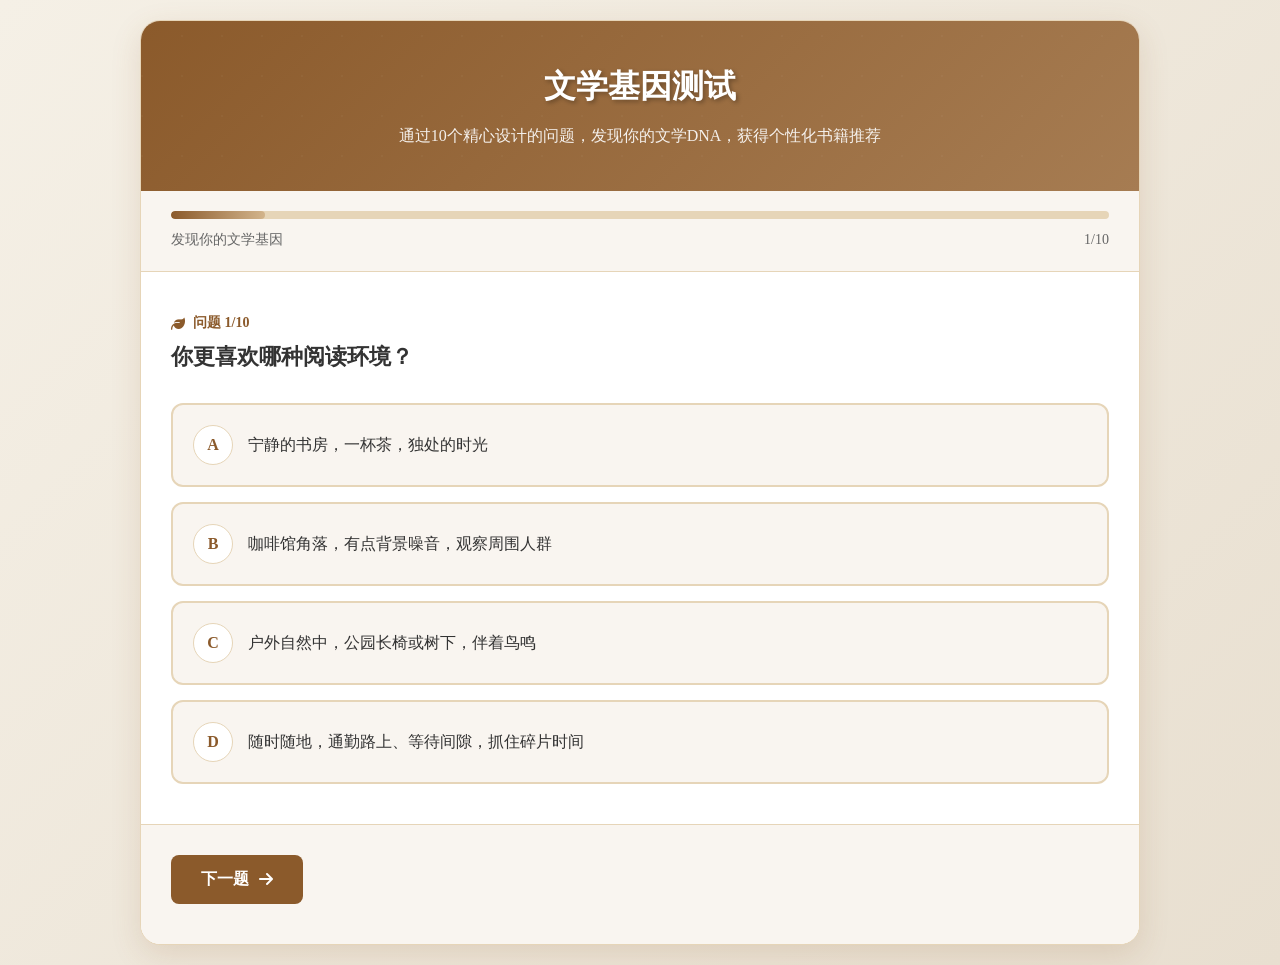
<file: literature_gene_test.html>
<!DOCTYPE html>
<html lang="zh-CN">
<head>
    <meta charset="UTF-8">
    <meta name="viewport" content="width=device-width, initial-scale=1.0">
    <title>文学基因测试 - 严肃文学研究小组</title>
    <link rel="stylesheet" href="https://cdnjs.cloudflare.com/ajax/libs/font-awesome/6.4.0/css/all.min.css">
    <style>
        * {
            margin: 0;
            padding: 0;
            box-sizing: border-box;
        }
        
        body {
            font-family: "SimSun", serif;
            background: linear-gradient(135deg, #F5F0E6 0%, #E8DFD0 100%);
            color: #333;
            line-height: 1.6;
            min-height: 100vh;
            padding: 20px;
        }
        
        .test-container {
            max-width: 1000px;
            margin: 0 auto;
            background: #fff;
            border-radius: 20px;
            box-shadow: 0 10px 30px rgba(139, 90, 43, 0.15);
            overflow: hidden;
            border: 1px solid #E6D5B8;
        }
        
        .test-header {
            background: linear-gradient(135deg, #8B5A2B, #A67C52);
            color: #fff;
            padding: 40px 30px;
            text-align: center;
            position: relative;
            overflow: hidden;
        }
        
        .test-header::before {
            content: '';
            position: absolute;
            top: -50%;
            left: -50%;
            width: 200%;
            height: 200%;
            background: radial-gradient(circle, rgba(255,255,255,0.1) 1px, transparent 1px);
            background-size: 40px 40px;
            z-index: 0;
            opacity: 0.3;
        }
        
        .test-title {
            font-size: 32px;
            font-family: "STKaiti", cursive;
            margin-bottom: 10px;
            position: relative;
            z-index: 1;
            text-shadow: 2px 2px 4px rgba(0, 0, 0, 0.3);
        }
        
        .test-subtitle {
            font-size: 16px;
            opacity: 0.9;
            max-width: 600px;
            margin: 0 auto;
            position: relative;
            z-index: 1;
            line-height: 1.8;
        }
        
        .progress-container {
            padding: 20px 30px;
            background: #F9F5F0;
            border-bottom: 1px solid #E6D5B8;
        }
        
        .progress-bar {
            height: 8px;
            background: #E6D5B8;
            border-radius: 4px;
            overflow: hidden;
        }
        
        .progress-fill {
            height: 100%;
            background: linear-gradient(90deg, #8B5A2B, #D2B48C);
            border-radius: 4px;
            width: 0%;
            transition: width 0.5s ease;
        }
        
        .progress-text {
            display: flex;
            justify-content: space-between;
            margin-top: 10px;
            font-size: 14px;
            color: #666;
        }
        
        .question-container {
            padding: 40px 30px;
        }
        
        .question {
            display: none;
            animation: fadeIn 0.5s ease;
        }
        
        .question.active {
            display: block;
        }
        
        .question-number {
            color: #8B5A2B;
            font-size: 14px;
            font-weight: bold;
            margin-bottom: 5px;
            display: flex;
            align-items: center;
            gap: 8px;
        }
        
        .question-text {
            font-size: 22px;
            margin-bottom: 30px;
            line-height: 1.5;
            color: #333;
            font-family: "STKaiti", cursive;
        }
        
        .options-container {
            display: flex;
            flex-direction: column;
            gap: 15px;
        }
        
        .option {
            padding: 20px;
            border: 2px solid #E6D5B8;
            border-radius: 12px;
            cursor: pointer;
            transition: all 0.3s ease;
            background: #F9F5F0;
            display: flex;
            align-items: center;
            gap: 15px;
            position: relative;
            z-index: 10;
        }
        
        .option:hover {
            background: #F5F0E6;
            transform: translateY(-3px);
            box-shadow: 0 5px 15px rgba(139, 90, 43, 0.1);
        }
        
        .option.selected {
            background: #8B5A2B;
            border-color: #8B5A2B;
            color: #fff;
        }
        
        .option-icon {
            width: 40px;
            height: 40px;
            background: #fff;
            border-radius: 50%;
            display: flex;
            align-items: center;
            justify-content: center;
            color: #8B5A2B;
            font-weight: bold;
            flex-shrink: 0;
            border: 1px solid #E6D5B8;
        }
        
        .option.selected .option-icon {
            background: #fff;
            color: #8B5A2B;
        }
        
        .option-text {
            font-size: 16px;
            line-height: 1.6;
        }
        
        .navigation-buttons {
            display: flex;
            justify-content: space-between;
            padding: 30px 30px 40px;
            border-top: 1px solid #E6D5B8;
            background: #F9F5F0;
        }
        
        .nav-btn {
            padding: 14px 30px;
            border-radius: 8px;
            font-size: 16px;
            font-weight: bold;
            cursor: pointer;
            transition: all 0.3s ease;
            border: none;
            display: flex;
            align-items: center;
            gap: 10px;
        }
        
        .btn-prev {
            background: transparent;
            border: 2px solid #8B5A2B;
            color: #8B5A2B;
        }
        
        .btn-prev:hover {
            background: #8B5A2B;
            color: #fff;
        }
        
        .btn-next {
            background: #8B5A2B;
            color: #fff;
        }
        
        .btn-next:hover {
            background: #724925;
            transform: translateY(-2px);
            box-shadow: 0 5px 15px rgba(139, 90, 43, 0.3);
        }
        
        .btn-submit {
            background: linear-gradient(135deg, #8B5A2B, #D2B48C);
            color: #fff;
        }
        
        .btn-submit:hover {
            background: linear-gradient(135deg, #724925, #C1A57A);
            transform: translateY(-2px);
            box-shadow: 0 5px 15px rgba(139, 90, 43, 0.3);
        }
        
        /* 结果页面样式 */
        .result-container {
            padding: 40px 30px;
            text-align: center;
            display: none;
            background: #fff;
            opacity: 0;
            visibility: hidden;
            transition: opacity 0.5s ease;
        }
        
        .result-container.show {
            display: block;
            opacity: 1;
            visibility: visible;
        }
        
        .result-title {
            font-size: 28px;
            color: #8B5A2B;
            font-family: "STKaiti", cursive;
            margin-bottom: 20px;
        }
        
        .result-subtitle {
            font-size: 18px;
            color: #666;
            margin-bottom: 40px;
            max-width: 600px;
            margin-left: auto;
            margin-right: auto;
        }
        
        .gene-type {
            background: linear-gradient(135deg, #8B5A2B, #A67C52);
            color: #fff;
            padding: 30px;
            border-radius: 15px;
            margin-bottom: 40px;
            text-align: center;
        }
        
        .gene-type-name {
            font-size: 32px;
            font-family: "STKaiti", cursive;
            margin-bottom: 10px;
        }
        
        .gene-type-desc {
            font-size: 16px;
            opacity: 0.9;
            line-height: 1.8;
        }
        
        .recommendations-container {
            margin-bottom: 40px;
            text-align: left;
        }
        
        .recommendations-title {
            font-size: 22px;
            color: #8B5A2B;
            font-family: "STKaiti", cursive;
            margin-bottom: 20px;
            padding-bottom: 10px;
            border-bottom: 2px solid #E6D5B8;
        }
        
        .recommendations-grid {
            display: grid;
            grid-template-columns: repeat(auto-fill, minmax(250px, 1fr));
            gap: 20px;
        }
        
        .book-recommendation {
            background: #F9F5F0;
            border-radius: 12px;
            padding: 20px;
            border: 1px solid #E6D5B8;
            transition: all 0.3s ease;
            height: 100%;
            display: flex;
            flex-direction: column;
        }
        
        .book-recommendation:hover {
            transform: translateY(-5px);
            box-shadow: 0 10px 20px rgba(139, 90, 43, 0.1);
            border-color: #8B5A2B;
        }
        
        .book-title {
            font-size: 18px;
            color: #8B5A2B;
            margin-bottom: 10px;
            font-family: "STKaiti", cursive;
            line-height: 1.4;
        }
        
        .book-author {
            font-size: 14px;
            color: #666;
            margin-bottom: 15px;
            font-style: italic;
        }
        
        .book-meta {
            display: flex;
            gap: 10px;
            margin-bottom: 15px;
            flex-wrap: wrap;
        }
        
        .book-tag {
            background: #E6D5B8;
            color: #8B5A2B;
            padding: 4px 8px;
            border-radius: 4px;
            font-size: 12px;
            font-weight: 500;
        }
        
        .book-desc {
            font-size: 14px;
            color: #555;
            line-height: 1.6;
            flex-grow: 1;
        }
        
        .book-rating {
            margin-top: 10px;
            color: #D2B48C;
            font-size: 14px;
        }
        
        .more-books-btn {
            background: transparent;
            border: 2px solid #8B5A2B;
            color: #8B5A2B;
            padding: 10px 20px;
            border-radius: 8px;
            font-size: 14px;
            font-weight: bold;
            cursor: pointer;
            transition: all 0.3s ease;
            margin-top: 20px;
            display: inline-flex;
            align-items: center;
            gap: 8px;
        }
        
        .more-books-btn:hover {
            background: #8B5A2B;
            color: #fff;
        }
        
        .action-buttons {
            display: flex;
            justify-content: center;
            gap: 20px;
            flex-wrap: wrap;
            margin-top: 40px;
            padding-top: 30px;
            border-top: 1px solid #E6D5B8;
        }
        
        .action-btn {
            padding: 14px 30px;
            border-radius: 8px;
            font-size: 16px;
            font-weight: bold;
            cursor: pointer;
            transition: all 0.3s ease;
            text-decoration: none;
            display: inline-flex;
            align-items: center;
            gap: 10px;
        }
        
        .btn-retake {
            background: transparent;
            border: 2px solid #8B5A2B;
            color: #8B5A2B;
        }
        
        .btn-retake:hover {
            background: #8B5A2B;
            color: #fff;
        }
        
        .btn-home {
            background: #8B5A2B;
            color: #fff;
        }
        
        .btn-home:hover {
            background: #724925;
            transform: translateY(-2px);
        }
        
        .btn-share {
            background: linear-gradient(135deg, #8B5A2B, #D2B48C);
            color: #fff;
        }
        
        .btn-share:hover {
            background: linear-gradient(135deg, #724925, #C1A57A);
            transform: translateY(-2px);
        }
        
        @keyframes fadeIn {
            from { opacity: 0; transform: translateY(20px); }
            to { opacity: 1; transform: translateY(0); }
        }
        
        /* 新增：确保所有可交互元素都有正确的光标 */
        .option, .nav-btn, .action-btn, .btn-retake, .btn-home, .more-books-btn {
            cursor: pointer;
        }
        
        /* 确保选项可以正常点击 */
        .option {
            position: relative;
            z-index: 10;
        }
        
        /* 响应式设计 */
        @media (max-width: 768px) {
            .test-container {
                border-radius: 15px;
            }
            
            .test-header {
                padding: 30px 20px;
            }
            
            .test-title {
                font-size: 26px;
            }
            
            .question-text {
                font-size: 20px;
            }
            
            .option {
                padding: 15px;
            }
            
            .navigation-buttons {
                flex-direction: column;
                gap: 15px;
            }
            
            .nav-btn {
                width: 100%;
                justify-content: center;
            }
            
            .recommendations-grid {
                grid-template-columns: 1fr;
            }
            
            .action-buttons {
                flex-direction: column;
                align-items: center;
            }
            
            .action-btn {
                width: 100%;
                justify-content: center;
            }
        }
    </style>
</head>
<body>
    <div class="test-container">
        <!-- 测试头部 -->
        <div class="test-header">
            <h1 class="test-title">文学基因测试</h1>
            <p class="test-subtitle">通过10个精心设计的问题，发现你的文学DNA，获得个性化书籍推荐</p>
        </div>
        
        <!-- 进度条 -->
        <div class="progress-container">
            <div class="progress-bar">
                <div class="progress-fill" id="progressFill"></div>
            </div>
            <div class="progress-text">
                <span>发现你的文学基因</span>
                <span id="progressText">0/10</span>
            </div>
        </div>
        
        <!-- 问题容器 -->
        <div class="question-container" id="questionContainer">
            <!-- 问题1 -->
            <div class="question active" id="question1">
                <div class="question-number"><i class="fas fa-leaf"></i> 问题 1/10</div>
                <h2 class="question-text">你更喜欢哪种阅读环境？</h2>
                <div class="options-container">
                    <div class="option" data-value="A">
                        <div class="option-icon">A</div>
                        <div class="option-text">宁静的书房，一杯茶，独处的时光</div>
                    </div>
                    <div class="option" data-value="B">
                        <div class="option-icon">B</div>
                        <div class="option-text">咖啡馆角落，有点背景噪音，观察周围人群</div>
                    </div>
                    <div class="option" data-value="C">
                        <div class="option-icon">C</div>
                        <div class="option-text">户外自然中，公园长椅或树下，伴着鸟鸣</div>
                    </div>
                    <div class="option" data-value="D">
                        <div class="option-icon">D</div>
                        <div class="option-text">随时随地，通勤路上、等待间隙，抓住碎片时间</div>
                    </div>
                </div>
            </div>
            
            <!-- 问题2 -->
            <div class="question" id="question2">
                <div class="question-number"><i class="fas fa-book-open"></i> 问题 2/10</div>
                <h2 class="question-text">你更关注文学作品的哪个方面？</h2>
                <div class="options-container">
                    <div class="option" data-value="A">
                        <div class="option-icon">A</div>
                        <div class="option-text">深刻的思想和哲学探讨</div>
                    </div>
                    <div class="option" data-value="B">
                        <div class="option-icon">B</div>
                        <div class="option-text">复杂的人物关系和情感描写</div>
                    </div>
                    <div class="option" data-value="C">
                        <div class="option-icon">C</div>
                        <div class="option-text">优美的语言和文字艺术</div>
                    </div>
                    <div class="option" data-value="D">
                        <div class="option-icon">D</div>
                        <div class="option-text">引人入胜的情节和故事结构</div>
                    </div>
                </div>
            </div>
            
            <!-- 问题3 -->
            <div class="question" id="question3">
                <div class="question-number"><i class="fas fa-clock"></i> 问题 3/10</div>
                <h2 class="question-text">你倾向于阅读哪个时期的文学作品？</h2>
                <div class="options-container">
                    <div class="option" data-value="A">
                        <div class="option-icon">A</div>
                        <div class="option-text">古典时期（19世纪以前）</div>
                    </div>
                    <div class="option" data-value="B">
                        <div class="option-icon">B</div>
                        <div class="option-text">现代时期（20世纪）</div>
                    </div>
                    <div class="option" data-value="C">
                        <div class="option-icon">C</div>
                        <div class="option-text">当代作品（21世纪）</div>
                    </div>
                    <div class="option" data-value="D">
                        <div class="option-icon">D</div>
                        <div class="option-text">不限定时期，只看作品本身</div>
                    </div>
                </div>
            </div>
            
            <!-- 问题4 -->
            <div class="question" id="question4">
                <div class="question-number"><i class="fas fa-globe"></i> 问题 4/10</div>
                <h2 class="question-text">你更喜欢哪个地区的文学作品？</h2>
                <div class="options-container">
                    <div class="option" data-value="A">
                        <div class="option-icon">A</div>
                        <div class="option-text">中国文学（古典与现代）</div>
                    </div>
                    <div class="option" data-value="B">
                        <div class="option-icon">B</div>
                        <div class="option-text">欧美文学</div>
                    </div>
                    <div class="option" data-value="C">
                        <div class="option-icon">C</div>
                        <div class="option-text">日本文学</div>
                    </div>
                    <div class="option" data-value="D">
                        <div class="option-icon">D</div>
                        <div class="option-text">拉美、非洲等地区文学</div>
                    </div>
                </div>
            </div>
            
            <!-- 问题5 -->
            <div class="question" id="question5">
                <div class="question-number"><i class="fas fa-heart"></i> 问题 5/10</div>
                <h2 class="question-text">哪种情感最能打动你？</h2>
                <div class="options-container">
                    <div class="option" data-value="A">
                        <div class="option-icon">A</div>
                        <div class="option-text">悲剧性的命运与抗争</div>
                    </div>
                    <div class="option" data-value="B">
                        <div class="option-icon">B</div>
                        <div class="option-text">细腻的温情与人情味</div>
                    </div>
                    <div class="option" data-value="C">
                        <div class="option-icon">C</div>
                        <div class="option-text">荒诞的幽默与讽刺</div>
                    </div>
                    <div class="option" data-value="D">
                        <div class="option-icon">D</div>
                        <div class="option-text">复杂的心理与内心矛盾</div>
                    </div>
                </div>
            </div>
            
            <!-- 问题6 -->
            <div class="question" id="question6">
                <div class="question-number"><i class="fas fa-pen-nib"></i> 问题 6/10</div>
                <h2 class="question-text">你更喜欢哪种叙事风格？</h2>
                <div class="options-container">
                    <div class="option" data-value="A">
                        <div class="option-icon">A</div>
                        <div class="option-text">线性叙事，时间顺序清晰</div>
                    </div>
                    <div class="option" data-value="B">
                        <div class="option-icon">B</div>
                        <div class="option-text">多线叙事，多条线索交织</div>
                    </div>
                    <div class="option" data-value="C">
                        <div class="option-icon">C</div>
                        <div class="option-text">意识流，内心独白为主</div>
                    </div>
                    <div class="option" data-value="D">
                        <div class="option-icon">D</div>
                        <div class="option-text">实验性叙事，打破传统结构</div>
                    </div>
                </div>
            </div>
            
            <!-- 问题7 -->
            <div class="question" id="question7">
                <div class="question-number"><i class="fas fa-mountain"></i> 问题 7/10</div>
                <h2 class="question-text">你偏好哪种篇幅的作品？</h2>
                <div class="options-container">
                    <div class="option" data-value="A">
                        <div class="option-icon">A</div>
                        <div class="option-text">短篇小说，精悍有力</div>
                    </div>
                    <div class="option" data-value="B">
                        <div class="option-icon">B</div>
                        <div class="option-text">中篇小说，适中深度</div>
                    </div>
                    <div class="option" data-value="C">
                        <div class="option-icon">C</div>
                        <div class="option-text">长篇小说，史诗般宏大</div>
                    </div>
                    <div class="option" data-value="D">
                        <div class="option-icon">D</div>
                        <div class="option-text">系列作品，多部曲连续</div>
                    </div>
                </div>
            </div>
            
            <!-- 问题8 -->
            <div class="question" id="question8">
                <div class="question-number"><i class="fas fa-palette"></i> 问题 8/10</div>
                <h2 class="question-text">你更看重作品的哪个价值？</h2>
                <div class="options-container">
                    <div class="option" data-value="A">
                        <div class="option-icon">A</div>
                        <div class="option-text">文学价值，艺术成就</div>
                    </div>
                    <div class="option" data-value="B">
                        <div class="option-icon">B</div>
                        <div class="option-text">历史价值，反映时代</div>
                    </div>
                    <div class="option" data-value="C">
                        <div class="option-icon">C</div>
                        <div class="option-text">思想价值，启发思考</div>
                    </div>
                    <div class="option" data-value="D">
                        <div class="option-icon">D</div>
                        <div class="option-text">情感价值，触动心灵</div>
                    </div>
                </div>
            </div>
            
            <!-- 问题9 -->
            <div class="question" id="question9">
                <div class="question-number"><i class="fas fa-user-friends"></i> 问题 9/10</div>
                <h2 class="question-text">你通常如何选择下一本读物？</h2>
                <div class="options-container">
                    <div class="option" data-value="A">
                        <div class="option-icon">A</div>
                        <div class="option-text">根据经典书单和权威推荐</div>
                    </div>
                    <div class="option" data-value="B">
                        <div class="option-icon">B</div>
                        <div class="option-text">朋友或书友的推荐</div>
                    </div>
                    <div class="option" data-value="C">
                        <div class="option-icon">C</div>
                        <div class="option-text">凭感觉和第一印象</div>
                    </div>
                    <div class="option" data-value="D">
                        <div class="option-icon">D</div>
                        <div class="option-text">研究评论和评分后决定</div>
                    </div>
                </div>
            </div>
            
            <!-- 问题10 -->
            <div class="question" id="question10">
                <div class="question-number"><i class="fas fa-star"></i> 问题 10/10</div>
                <h2 class="question-text">你希望从阅读中获得什么？</h2>
                <div class="options-container">
                    <div class="option" data-value="A">
                        <div class="option-icon">A</div>
                        <div class="option-text">思想的深度和智慧的启迪</div>
                    </div>
                    <div class="option" data-value="B">
                        <div class="option-icon">B</div>
                        <div class="option-text">情感的共鸣和心灵的抚慰</div>
                    </div>
                    <div class="option" data-value="C">
                        <div class="option-icon">C</div>
                        <div class="option-text">审美的享受和语言的愉悦</div>
                    </div>
                    <div class="option" data-value="D">
                        <div class="option-icon">D</div>
                        <div class="option-text">视野的拓展和认知的更新</div>
                    </div>
                </div>
            </div>
        </div>
        
        <!-- 结果页面 -->
        <div class="result-container" id="resultContainer">
            <h2 class="result-title">你的文学基因分析结果</h2>
            <p class="result-subtitle">基于你的回答，我们发现了你的独特文学DNA</p>
            
            <div class="gene-type">
                <h3 class="gene-type-name" id="geneTypeName">古典沉思者</h3>
                <p class="gene-type-desc" id="geneTypeDesc">你偏好深度思考、语言优美的古典作品，适合在安静环境中沉浸式阅读。</p>
            </div>
            
            <!-- 个性化推荐 -->
            <div class="recommendations-container">
                <h3 class="recommendations-title">为你精心挑选的书籍</h3>
                <div class="recommendations-grid" id="recommendations">
                    <!-- 推荐书籍将通过JS动态生成 -->
                </div>
                <button class="more-books-btn" id="moreBooksBtn">
                    <i class="fas fa-sync-alt"></i> 换一批推荐
                </button>
            </div>
            
            <!-- 行动按钮 -->
            <div class="action-buttons">
                <a href="javascript:void(0);" class="action-btn btn-retake" id="retakeBtn">
                    <i class="fas fa-redo"></i> 重新测试
                </a>
                <a href="javascript:void(0);" class="action-btn btn-share" id="shareBtn">
                    <i class="fas fa-share-alt"></i> 分享结果
                </a>
                <a href="index.html" class="action-btn btn-home">
                    <i class="fas fa-home"></i> 返回首页
                </a>
            </div>
        </div>
        
        <!-- 导航按钮 -->
        <div class="navigation-buttons" id="navigationButtons">
            <button class="nav-btn btn-prev" id="prevBtn">
                <i class="fas fa-arrow-left"></i> 上一题
            </button>
            <button class="nav-btn btn-next" id="nextBtn">
                下一题 <i class="fas fa-arrow-right"></i>
            </button>
        </div>
    </div>

    <script>
        // 扩展的测试问题库
        const questions = [
            {
                id: 1,
                text: "你更喜欢哪种阅读环境？",
                options: [
                    { value: "A", text: "宁静的书房，一杯茶，独处的时光", tags: ["古典", "沉思", "深度阅读", "安静", "独处"] },
                    { value: "B", text: "咖啡馆角落，有点背景噪音，观察周围人群", tags: ["现代", "城市", "观察", "社交", "都市"] },
                    { value: "C", text: "户外自然中，公园长椅或树下，伴着鸟鸣", tags: ["自然", "田园", "抒情", "户外", "宁静"] },
                    { value: "D", text: "随时随地，通勤路上、等待间隙，抓住碎片时间", tags: ["现代", "碎片化", "高效", "灵活", "移动"] }
                ]
            },
            {
                id: 2,
                text: "你更关注文学作品的哪个方面？",
                options: [
                    { value: "A", text: "深刻的思想和哲学探讨", tags: ["哲学", "深度", "思想性", "智慧", "思辨"] },
                    { value: "B", text: "复杂的人物关系和情感描写", tags: ["人物", "情感", "关系", "人性", "心理"] },
                    { value: "C", text: "优美的语言和文字艺术", tags: ["语言", "艺术", "美感", "修辞", "诗意"] },
                    { value: "D", text: "引人入胜的情节和故事结构", tags: ["情节", "故事", "结构", "悬念", "叙事"] }
                ]
            },
            {
                id: 3,
                text: "你倾向于阅读哪个时期的文学作品？",
                options: [
                    { value: "A", text: "古典时期（19世纪以前）", tags: ["古典", "传统", "经典", "历史", "传承"] },
                    { value: "B", text: "现代时期（20世纪）", tags: ["现代", "变革", "实验", "创新", "突破"] },
                    { value: "C", text: "当代作品（21世纪）", tags: ["当代", "现实", "当下", "时代", "前沿"] },
                    { value: "D", text: "不限定时期，只看作品本身", tags: ["开放", "多元", "无界限", "包容", "广泛"] }
                ]
            },
            {
                id: 4,
                text: "你更喜欢哪个地区的文学作品？",
                options: [
                    { value: "A", text: "中国文学（古典与现代）", tags: ["中国", "本土", "传统", "东方", "文化"] },
                    { value: "B", text: "欧美文学", tags: ["欧美", "西方", "国际", "经典", "主流"] },
                    { value: "C", text: "日本文学", tags: ["日本", "东方", "细腻", "物哀", "禅意"] },
                    { value: "D", text: "拉美、非洲等地区文学", tags: ["多元", "异域", "探索", "魔幻", "原始"] }
                ]
            },
            {
                id: 5,
                text: "哪种情感最能打动你？",
                options: [
                    { value: "A", text: "悲剧性的命运与抗争", tags: ["悲剧", "命运", "抗争", "崇高", "悲壮"] },
                    { value: "B", text: "细腻的温情与人情味", tags: ["温情", "人情", "细腻", "温暖", "感动"] },
                    { value: "C", text: "荒诞的幽默与讽刺", tags: ["荒诞", "幽默", "讽刺", "批判", "解构"] },
                    { value: "D", text: "复杂的心理与内心矛盾", tags: ["心理", "矛盾", "复杂", "内省", "剖析"] }
                ]
            },
            {
                id: 6,
                text: "你更喜欢哪种叙事风格？",
                options: [
                    { value: "A", text: "线性叙事，时间顺序清晰", tags: ["传统", "清晰", "逻辑", "顺序", "明确"] },
                    { value: "B", text: "多线叙事，多条线索交织", tags: ["复杂", "交织", "立体", "网状", "多面"] },
                    { value: "C", text: "意识流，内心独白为主", tags: ["主观", "内心", "流动", "潜意识", "心理"] },
                    { value: "D", text: "实验性叙事，打破传统结构", tags: ["实验", "创新", "突破", "前卫", "先锋"] }
                ]
            },
            {
                id: 7,
                text: "你偏好哪种篇幅的作品？",
                options: [
                    { value: "A", text: "短篇小说，精悍有力", tags: ["精悍", "浓缩", "瞬间", "短小", "有力"] },
                    { value: "B", text: "中篇小说，适中深度", tags: ["适中", "平衡", "完整", "深入", "适度"] },
                    { value: "C", text: "长篇小说，史诗般宏大", tags: ["宏大", "史诗", "全景", "厚重", "深度"] },
                    { value: "D", text: "系列作品，多部曲连续", tags: ["系列", "连续", "扩展", "宇宙", "长篇"] }
                ]
            },
            {
                id: 8,
                text: "你更看重作品的哪个价值？",
                options: [
                    { value: "A", text: "文学价值，艺术成就", tags: ["艺术", "审美", "成就", "经典", "永恒"] },
                    { value: "B", text: "历史价值，反映时代", tags: ["历史", "时代", "记录", "社会", "现实"] },
                    { value: "C", text: "思想价值，启发思考", tags: ["思想", "启发", "智慧", "深刻", "哲理"] },
                    { value: "D", text: "情感价值，触动心灵", tags: ["情感", "心灵", "共鸣", "感动", "抚慰"] }
                ]
            },
            {
                id: 9,
                text: "你通常如何选择下一本读物？",
                options: [
                    { value: "A", text: "根据经典书单和权威推荐", tags: ["经典", "权威", "可靠", "传统", "标准"] },
                    { value: "B", text: "朋友或书友的推荐", tags: ["社交", "口碑", "分享", "交流", "信任"] },
                    { value: "C", text: "凭感觉和第一印象", tags: ["直觉", "感觉", "缘分", "偶然", "发现"] },
                    { value: "D", text: "研究评论和评分后决定", tags: ["研究", "理性", "数据", "评价", "分析"] }
                ]
            },
            {
                id: 10,
                text: "你希望从阅读中获得什么？",
                options: [
                    { value: "A", text: "思想的深度和智慧的启迪", tags: ["思想", "智慧", "启迪", "深度", "提升"] },
                    { value: "B", text: "情感的共鸣和心灵的抚慰", tags: ["情感", "共鸣", "抚慰", "理解", "治愈"] },
                    { value: "C", text: "审美的享受和语言的愉悦", tags: ["审美", "愉悦", "享受", "语言", "美感"] },
                    { value: "D", text: "视野的拓展和认知的更新", tags: ["视野", "认知", "拓展", "更新", "开阔"] }
                ]
            }
        ];

        // 扩展的文学基因类型
        const geneTypes = [
            {
                name: "古典沉思者",
                description: "你偏好深度思考、语言优美的古典作品，适合在安静环境中沉浸式阅读。你对文学有着严谨的态度，重视作品的历史价值和思想深度。",
                tags: ["古典", "沉思", "深度阅读", "哲学", "传统", "历史", "思想", "安静", "独处", "经典", "智慧", "思辨"]
            },
            {
                name: "现代观察家",
                description: "你对现代都市生活和人际关系有敏锐观察力，偏好现实主义作品。你关注当下社会问题，善于从文学中洞察人性与时代精神。",
                tags: ["现代", "观察", "现实", "城市", "人物", "社会", "人性", "心理", "都市", "时代", "分析", "洞察"]
            },
            {
                name: "自然抒情诗人",
                description: "你与自然有深厚连接，偏好抒情、意象丰富的作品，尤其是田园诗歌。你对语言美感极为敏感，能在文字中找到心灵的栖息地。",
                tags: ["自然", "抒情", "田园", "语言", "美感", "诗意", "意象", "宁静", "户外", "心灵", "情感", "抚慰"]
            },
            {
                name: "多元探索者",
                description: "你对不同文化、时期的作品都充满好奇，阅读范围广泛而多元。你乐于突破舒适区，在文学的世界里不断发现新大陆。",
                tags: ["多元", "开放", "探索", "国际", "异域", "魔幻", "实验", "创新", "广泛", "包容", "发现", "突破"]
            },
            {
                name: "情感共鸣者",
                description: "你容易被作品中的情感所打动，重视人物关系和心理描写。阅读对你而言是情感交流的过程，你在文字中寻找共鸣与理解。",
                tags: ["情感", "共鸣", "心理", "人性", "温暖", "感动", "关系", "内心", "治愈", "理解", "细腻", "抚慰"]
            },
            {
                name: "思辨批判家",
                description: "你偏好具有批判精神和思辨深度的作品，喜欢挑战传统观念。你在阅读中不断追问、质疑，享受智力上的刺激与挑战。",
                tags: ["思辨", "批判", "哲学", "深度", "挑战", "质疑", "智力", "创新", "突破", "解构", "分析", "反思"]
            }
        ];

        // 扩展的书籍数据库 - 超过100本多元化作品
        const bookDatabase = [
            // 古典沉思者类型书籍 (25本)
            {
                title: "红楼梦",
                author: "曹雪芹",
                description: "中国古典小说巅峰之作，以贾、史、王、薛四大家族兴衰为背景，展现封建社会的众生相。",
                tags: ["古典", "中国", "家族", "悲剧", "人物", "社会", "爱情", "封建"],
                geneType: "古典沉思者",
                rating: 9.8
            },
            {
                title: "战争与和平",
                author: "列夫·托尔斯泰",
                description: "俄国文学巨著，以拿破仑入侵为背景，展现俄国贵族的生活与战争中的命运抉择。",
                tags: ["俄国", "历史", "战争", "哲学", "命运", "贵族", "史诗"],
                geneType: "古典沉思者",
                rating: 9.7
            },
            {
                title: "百年孤独",
                author: "加西亚·马尔克斯",
                description: "魔幻现实主义代表作，讲述布恩迪亚家族七代人的传奇故事，反映拉美百年历史。",
                tags: ["拉美", "魔幻", "家族", "历史", "孤独", "循环", "宿命"],
                geneType: "古典沉思者",
                rating: 9.6
            },
            {
                title: "追忆似水年华",
                author: "马塞尔·普鲁斯特",
                description: "意识流文学经典，通过细腻的心理描写和回忆，探讨时间、记忆与存在的本质。",
                tags: ["法国", "意识流", "心理", "时间", "记忆", "哲学", "细腻"],
                geneType: "古典沉思者",
                rating: 9.5
            },
            {
                title: "卡拉马佐夫兄弟",
                author: "陀思妥耶夫斯基",
                description: "探讨信仰、理性、自由意志与道德的哲学小说，展现人性的复杂与矛盾。",
                tags: ["俄国", "哲学", "宗教", "道德", "人性", "心理", "深度"],
                geneType: "古典沉思者",
                rating: 9.7
            },
            {
                title: "悲惨世界",
                author: "维克多·雨果",
                description: "法国文学经典，通过冉·阿让的一生展现19世纪法国社会的黑暗与人性的光辉。",
                tags: ["法国", "社会", "正义", "救赎", "历史", "人性", "史诗"],
                geneType: "古典沉思者",
                rating: 9.6
            },
            {
                title: "安娜·卡列尼娜",
                author: "列夫·托尔斯泰",
                description: "探讨婚姻、道德与社会规范的经典之作，展现俄国贵族社会的精神困境。",
                tags: ["俄国", "婚姻", "道德", "社会", "爱情", "悲剧", "心理"],
                geneType: "古典沉思者",
                rating: 9.5
            },
            {
                title: "源氏物语",
                author: "紫式部",
                description: "日本古典文学巅峰，世界最早的长篇小说，展现平安时代贵族的生活与情感世界。",
                tags: ["日本", "古典", "贵族", "爱情", "美学", "物哀", "细腻"],
                geneType: "古典沉思者",
                rating: 9.4
            },
            {
                title: "浮士德",
                author: "歌德",
                description: "德国文学经典，通过浮士德与魔鬼的契约，探讨知识、欲望与救赎的永恒主题。",
                tags: ["德国", "哲学", "宗教", "欲望", "救赎", "诗剧", "经典"],
                geneType: "古典沉思者",
                rating: 9.3
            },
            {
                title: "尤利西斯",
                author: "詹姆斯·乔伊斯",
                description: "现代主义文学里程碑，通过一天的生活展现都柏林市民的精神世界。",
                tags: ["爱尔兰", "现代主义", "意识流", "城市", "日常", "实验"],
                geneType: "古典沉思者",
                rating: 9.2
            },
            {
                title: "神曲",
                author: "但丁",
                description: "意大利文学经典，描述诗人穿越地狱、炼狱到达天堂的旅程，展现中世纪宇宙观。",
                tags: ["意大利", "宗教", "史诗", "中世纪", "寓言", "哲学"],
                geneType: "古典沉思者",
                rating: 9.3
            },
            {
                title: "堂吉诃德",
                author: "塞万提斯",
                description: "西班牙文学经典，讽刺骑士小说，探讨理想与现实、疯狂与清醒的界限。",
                tags: ["西班牙", "讽刺", "理想", "现实", "骑士", "幽默", "经典"],
                geneType: "古典沉思者",
                rating: 9.4
            },
            {
                title: "罪与罚",
                author: "陀思妥耶夫斯基",
                description: "心理小说经典，探讨犯罪、良心与救赎，展现人性在极端压力下的复杂变化。",
                tags: ["俄国", "心理", "犯罪", "救赎", "良心", "社会", "深度"],
                geneType: "古典沉思者",
                rating: 9.6
            },
            {
                title: "呼啸山庄",
                author: "艾米莉·勃朗特",
                description: "英国文学经典，展现狂暴的爱情与复仇，探讨人性中的黑暗与激情。",
                tags: ["英国", "哥特", "爱情", "复仇", "激情", "悲剧", "浪漫"],
                geneType: "古典沉思者",
                rating: 9.4
            },
            {
                title: "包法利夫人",
                author: "福楼拜",
                description: "法国现实主义经典，通过爱玛的悲剧命运批判资产阶级的庸俗与虚伪。",
                tags: ["法国", "现实主义", "社会", "婚姻", "幻想", "悲剧", "批判"],
                geneType: "古典沉思者",
                rating: 9.3
            },

            // 现代观察家类型书籍 (25本)
            {
                title: "挪威的森林",
                author: "村上春树",
                description: "现代爱情小说，讲述渡边与直子、绿子之间的情感纠葛，探讨青春、孤独与死亡。",
                tags: ["日本", "现代", "爱情", "青春", "孤独", "心理", "都市"],
                geneType: "现代观察家",
                rating: 9.1
            },
            {
                title: "人间失格",
                author: "太宰治",
                description: "日本无赖派文学代表作，通过主人公叶藏的人生，探讨自我认同与社会疏离。",
                tags: ["日本", "心理", "悲剧", "现代", "疏离", "自我", "绝望"],
                geneType: "现代观察家",
                rating: 9.2
            },
            {
                title: "围城",
                author: "钱钟书",
                description: "中国现代文学经典，讽刺知识分子生活，探讨婚姻、事业与人生的困境。",
                tags: ["中国", "讽刺", "知识分子", "婚姻", "社会", "幽默", "智慧"],
                geneType: "现代观察家",
                rating: 9.3
            },
            {
                title: "1984",
                author: "乔治·奥威尔",
                description: "反乌托邦经典，描绘极权主义社会，探讨权力、自由与真理的关系。",
                tags: ["英国", "政治", "反乌托邦", "权力", "自由", "批判", "警示"],
                geneType: "现代观察家",
                rating: 9.7
            },
            {
                title: "麦田里的守望者",
                author: "J.D.塞林格",
                description: "美国现代文学经典，通过霍尔顿的视角展现青少年的叛逆与对成人世界的失望。",
                tags: ["美国", "青少年", "叛逆", "成长", "疏离", "现代", "心理"],
                geneType: "现代观察家",
                rating: 9.2
            },
            {
                title: "活着",
                author: "余华",
                description: "通过福贵一生的苦难经历，展现中国普通人在历史变迁中的坚韧与生存意志。",
                tags: ["中国", "苦难", "生存", "历史", "家庭", "悲剧", "坚韧"],
                geneType: "现代观察家",
                rating: 9.5
            },
            {
                title: "局外人",
                author: "阿尔贝·加缪",
                description: "存在主义文学经典，通过默尔索的冷漠与疏离，探讨荒谬、自由与社会的审判。",
                tags: ["法国", "存在主义", "荒谬", "疏离", "社会", "审判", "哲学"],
                geneType: "现代观察家",
                rating: 9.4
            },
            {
                title: "霍乱时期的爱情",
                author: "加西亚·马尔克斯",
                description: "跨越半个世纪的爱情故事，展现爱情的多种形态与人生的复杂面貌。",
                tags: ["拉美", "爱情", "时间", "等待", "人生", "命运", "执着"],
                geneType: "现代观察家",
                rating: 9.3
            },
            {
                title: "白夜行",
                author: "东野圭吾",
                description: "日本推理小说巅峰，通过两个孩子的命运交织，揭示人性的黑暗与社会的扭曲。",
                tags: ["日本", "推理", "犯罪", "人性", "社会", "黑暗", "命运"],
                geneType: "现代观察家",
                rating: 9.4
            },
            {
                title: "了不起的盖茨比",
                author: "F.S.菲茨杰拉德",
                description: "美国爵士时代经典，通过盖茨比的悲剧，探讨美国梦的虚幻与阶级的鸿沟。",
                tags: ["美国", "爵士时代", "美国梦", "爱情", "阶级", "悲剧", "社会"],
                geneType: "现代观察家",
                rating: 9.3
            },
            {
                title: "沉默的大多数",
                author: "王小波",
                description: "杂文集，以独特的视角和犀利的语言，批判社会现象，探讨自由与理性的价值。",
                tags: ["中国", "杂文", "批判", "理性", "自由", "幽默", "思想"],
                geneType: "现代观察家",
                rating: 9.1
            },
            {
                title: "金色梦乡",
                author: "伊坂幸太郎",
                description: "现代逃亡小说，通过普通人的逃亡经历，展现社会的荒诞与人性的温暖。",
                tags: ["日本", "逃亡", "社会", "荒诞", "温暖", "友谊", "希望"],
                geneType: "现代观察家",
                rating: 9.2
            },
            {
                title: "房思琪的初恋乐园",
                author: "林奕含",
                description: "通过房思琪的悲剧，探讨性暴力、权力关系与文学话语的复杂纠葛。",
                tags: ["台湾", "社会", "女性", "暴力", "权力", "创伤", "文学"],
                geneType: "现代观察家",
                rating: 9.5
            },
            {
                title: "斯通纳",
                author: "约翰·威廉斯",
                description: "讲述普通大学教师斯通纳平凡而真实的一生，探讨知识、爱情与人生的意义。",
                tags: ["美国", "平凡", "人生", "知识", "爱情", "真实", "存在"],
                geneType: "现代观察家",
                rating: 9.2
            },
            {
                title: "我的天才女友",
                author: "埃莱娜·费兰特",
                description: "那不勒斯四部曲第一部，展现两个女孩的友谊、竞争与成长，探讨女性命运。",
                tags: ["意大利", "女性", "友谊", "成长", "阶级", "命运", "社会"],
                geneType: "现代观察家",
                rating: 9.3
            },

            // 自然抒情诗人类型书籍续 (25本)
            {
                title: "沙乡年鉴",
                author: "奥尔多·利奥波德",
                description: "生态伦理经典，倡导土地伦理，记录作者与自然的互动与思考。",
                tags: ["美国", "自然", "生态", "伦理", "环保", "哲学", "土地"],
                geneType: "自然抒情诗人",
                rating: 9.2
            },
            {
                title: "额尔古纳河右岸",
                author: "迟子建",
                description: "描绘鄂温克族百年兴衰，展现人与自然的和谐共生及现代文明的冲击。",
                tags: ["中国", "少数民族", "自然", "历史", "文化", "生态", "命运"],
                geneType: "自然抒情诗人",
                rating: 9.3
            },
            {
                title: "寂静的春天",
                author: "蕾切尔·卡森",
                description: "环保运动先驱之作，揭示农药对生态环境的破坏，唤起公众环保意识。",
                tags: ["美国", "环保", "自然", "科学", "生态", "警示", "社会"],
                geneType: "自然抒情诗人",
                rating: 9.4
            },
            {
                title: "树上的男爵",
                author: "伊塔洛·卡尔维诺",
                description: "寓言式小说，讲述男爵一生生活在树上的故事，探讨自由与规则。",
                tags: ["意大利", "寓言", "自然", "自由", "奇幻", "想象", "哲理"],
                geneType: "自然抒情诗人",
                rating: 9.1
            },
            {
                title: "春琴抄",
                author: "谷崎润一郎",
                description: "日本唯美主义经典，描绘师徒间扭曲的爱情，展现极致的美学追求。",
                tags: ["日本", "唯美", "爱情", "师徒", "美学", "虐恋", "古典"],
                geneType: "自然抒情诗人",
                rating: 9.0
            },
            {
                title: "空谷幽兰",
                author: "比尔·波特",
                description: "记录作者寻访中国现代隐士的经历，展现传统隐逸文化的现代传承。",
                tags: ["美国", "隐士", "中国", "文化", "寻访", "禅意", "传统"],
                geneType: "自然抒情诗人",
                rating: 8.9
            },
            {
                title: "山之四季",
                author: "高村光太郎",
                description: "日本诗人山居笔记，记录四季山色与内心感悟，文字清新质朴。",
                tags: ["日本", "四季", "山居", "自然", "感悟", "诗歌", "散文"],
                geneType: "自然抒情诗人",
                rating: 8.8
            },
            {
                title: "大自然的日历",
                author: "米·普里什文",
                description: "俄国自然文学经典，以诗意笔触记录俄罗斯森林四季变化与生物百态。",
                tags: ["俄国", "自然", "四季", "森林", "动物", "诗意", "观察"],
                geneType: "自然抒情诗人",
                rating: 9.0
            },
            {
                title: "人间草木",
                author: "汪曾祺",
                description: "散文集，以平和淡雅的笔调描绘草木虫鱼、美食风物，展现生活情趣。",
                tags: ["中国", "散文", "自然", "美食", "生活", "淡雅", "文化"],
                geneType: "自然抒情诗人",
                rating: 9.1
            },
            {
                title: "听客溪的朝圣",
                author: "安妮·迪拉德",
                description: "自然散文经典，记录作者在弗吉尼亚山谷一年的观察与哲思。",
                tags: ["美国", "自然", "散文", "哲思", "观察", "朝圣", "诗意"],
                geneType: "自然抒情诗人",
                rating: 8.9
            },
            {
                title: "遥远的向日葵地",
                author: "李娟",
                description: "记录新疆阿勒泰的劳作生活，展现大地、人与动物的朴素关系。",
                tags: ["中国", "新疆", "自然", "生活", "劳作", "朴素", "大地"],
                geneType: "自然抒情诗人",
                rating: 9.2
            },
            {
                title: "飞鸟集",
                author: "泰戈尔",
                description: "印度诗人泰戈尔的诗歌集，以简短诗句捕捉自然、爱情与生命的哲理。",
                tags: ["印度", "诗歌", "自然", "哲理", "爱情", "生命", "短诗"],
                geneType: "自然抒情诗人",
                rating: 9.3
            },
            {
                title: "草叶集",
                author: "沃尔特·惠特曼",
                description: "美国诗歌里程碑，歌颂自我、民主与自然，语言自由奔放。",
                tags: ["美国", "诗歌", "自然", "民主", "自由", "自我", "奔放"],
                geneType: "自然抒情诗人",
                rating: 9.2
            },
            {
                title: "苔丝",
                author: "托马斯·哈代",
                description: "英国乡村悲剧，描绘农家女苔丝的命运起伏，展现自然与社会的冲突。",
                tags: ["英国", "乡村", "悲剧", "命运", "自然", "社会", "女性"],
                geneType: "自然抒情诗人",
                rating: 9.1
            },
            {
                title: "醒来的森林",
                author: "约翰·巴勒斯",
                description: "美国自然文学经典，记录鸟类与森林生活，文字优美观察细腻。",
                tags: ["美国", "自然", "鸟类", "森林", "观察", "散文", "优美"],
                geneType: "自然抒情诗人",
                rating: 8.8
            },

            // 多元探索者类型书籍 (25本)
            {
                title: "万有引力之虹",
                author: "托马斯·品钦",
                description: "后现代主义文学巨著，融合历史、科技、心理学，结构复杂主题多元。",
                tags: ["美国", "后现代", "复杂", "科技", "历史", "心理", "实验"],
                geneType: "多元探索者",
                rating: 9.0
            },
            {
                title: "如果在冬夜，一个旅人",
                author: "伊塔洛·卡尔维诺",
                description: "元小说实验之作，由十个开头组成，探讨阅读、写作与读者关系。",
                tags: ["意大利", "元小说", "实验", "阅读", "写作", "创新", "结构"],
                geneType: "多元探索者",
                rating: 9.1
            },
            {
                title: "大师与玛格丽特",
                author: "米哈伊尔·布尔加科夫",
                description: "魔幻现实主义先驱，融合历史、宗教、幻想，讽刺苏联社会现实。",
                tags: ["俄国", "魔幻", "讽刺", "宗教", "社会", "幻想", "多元"],
                geneType: "多元探索者",
                rating: 9.4
            },
            {
                title: "2666",
                author: "罗贝托·波拉尼奥",
                description: "拉美文学巨著，由五个独立又关联的部分组成，探讨暴力、文学与历史。",
                tags: ["智利", "拉美", "复杂", "暴力", "文学", "历史", "实验"],
                geneType: "多元探索者",
                rating: 9.3
            },
            {
                title: "看不见的城市",
                author: "伊塔洛·卡尔维诺",
                description: "由马可·波罗向忽必烈讲述的55个虚构城市，探讨城市、记忆与想象。",
                tags: ["意大利", "城市", "想象", "记忆", "寓言", "诗意", "哲理"],
                geneType: "多元探索者",
                rating: 9.2
            },
            {
                title: "中性",
                author: "杰弗里·尤金尼德斯",
                description: "跨代家族史诗，探讨性别、身份与遗传，融合历史事件与个人命运。",
                tags: ["美国", "性别", "身份", "家族", "历史", "遗传", "多元"],
                geneType: "多元探索者",
                rating: 9.1
            },
            {
                title: "云图",
                author: "大卫·米切尔",
                description: "由六个跨越时空的故事组成，探讨轮回、自由与人类文明的命运。",
                tags: ["英国", "时空", "轮回", "结构", "命运", "文明", "实验"],
                geneType: "多元探索者",
                rating: 9.2
            },
            {
                title: "玫瑰的名字",
                author: "翁贝托·埃科",
                description: "中世纪修道院谋杀案，融合神学、哲学、符号学，知识密度极高。",
                tags: ["意大利", "中世纪", "哲学", "符号学", "谋杀", "知识", "复杂"],
                geneType: "多元探索者",
                rating: 9.3
            },
            {
                title: "午夜之子",
                author: "萨尔曼·拉什迪",
                description: "魔幻现实主义史诗，通过午夜之子的命运展现印度独立后的历史变迁。",
                tags: ["印度", "魔幻", "历史", "政治", "家族", "多元", "寓言"],
                geneType: "多元探索者",
                rating: 9.4
            },
            {
                title: "荒野侦探",
                author: "罗贝托·波拉尼奥",
                description: "追寻神秘诗人，展现拉美文学青年的精神世界与历史暴力。",
                tags: ["智利", "拉美", "文学", "青年", "追寻", "暴力", "精神"],
                geneType: "多元探索者",
                rating: 9.2
            },
            {
                title: "苏菲的世界",
                author: "乔斯坦·贾德",
                description: "哲学小说，通过少女苏菲的学习过程，系统介绍西方哲学史。",
                tags: ["挪威", "哲学", "入门", "教育", "小说", "历史", "思想"],
                geneType: "多元探索者",
                rating: 9.1
            },
            {
                title: "盲刺客",
                author: "玛格丽特·阿特伍德",
                description: "多层叙事小说，融合家庭秘密、科幻小说与历史事件，结构精巧。",
                tags: ["加拿大", "多层叙事", "家庭", "科幻", "历史", "女性", "秘密"],
                geneType: "多元探索者",
                rating: 9.3
            },
            {
                title: "微物之神",
                author: "阿兰达蒂·洛伊",
                description: "印度英语文学经典，通过双胞胎的命运探讨种姓、爱情与社会禁忌。",
                tags: ["印度", "种姓", "家庭", "爱情", "禁忌", "政治", "诗意"],
                geneType: "多元探索者",
                rating: 9.2
            },
            {
                title: "我的名字叫红",
                author: "奥尔罕·帕慕克",
                description: "通过谋杀案探讨东西方文化冲突、艺术与信仰，叙事视角独特。",
                tags: ["土耳其", "艺术", "文化", "谋杀", "东西方", "信仰", "多元"],
                geneType: "多元探索者",
                rating: 9.3
            },
            {
                title: "时间的秩序",
                author: "卡洛·罗韦利",
                description: "科普作品，以诗意的语言探讨时间的本质与物理学的哲学意涵。",
                tags: ["意大利", "物理", "时间", "哲学", "科普", "诗意", "思想"],
                geneType: "多元探索者",
                rating: 9.0
            },
            {
                title: "二手时间",
                author: "S.A.阿列克谢耶维奇",
                description: "口述史作品，记录苏联解体后普通人的命运与情感，展现历史创伤。",
                tags: ["白俄罗斯", "口述史", "苏联", "解体", "普通人", "创伤", "社会"],
                geneType: "多元探索者",
                rating: 9.2
            },
            {
                title: "梦之岛",
                author: "朱利安·巴恩斯",
                description: "英国作家对爱情、记忆与历史的多元探索，结构精巧语言优美。",
                tags: ["英国", "爱情", "记忆", "历史", "多元", "结构", "优美"],
                geneType: "多元探索者",
                rating: 8.9
            },
            {
                title: "焚舟记",
                author: "安吉拉·卡特",
                description: "短篇小说集，重写童话与神话，展现女性主义视角与哥特风格。",
                tags: ["英国", "短篇", "童话", "神话", "女性主义", "哥特", "重写"],
                geneType: "多元探索者",
                rating: 9.1
            },
            {
                title: "瘟疫年纪事",
                author: "丹尼尔·笛福",
                description: "虚构纪实作品，描绘伦敦大瘟疫期间的景象，融合历史与想象。",
                tags: ["英国", "瘟疫", "历史", "纪实", "虚构", "社会", "灾难"],
                geneType: "多元探索者",
                rating: 8.8
            },
            {
                title: "绿房子",
                author: "马里奥·巴尔加斯·略萨",
                description: "结构现实主义代表作，多线叙事展现秘鲁社会各阶层的生活。",
                tags: ["秘鲁", "结构", "社会", "多线", "现实主义", "复杂", "叙事"],
                geneType: "多元探索者",
                rating: 9.1
            },

            // 情感共鸣者类型书籍 (25本)
            {
                title: "小王子",
                author: "安托万·德·圣-埃克苏佩里",
                description: "童话式哲理小说，通过小王子的星际旅行探讨爱、责任与成长。",
                tags: ["法国", "童话", "哲理", "爱情", "成长", "纯真", "寓言"],
                geneType: "情感共鸣者",
                rating: 9.7
            },
            {
                title: "追风筝的人",
                author: "卡勒德·胡赛尼",
                description: "阿富汗背景小说，讲述友谊、背叛与救赎，情感真挚催人泪下。",
                tags: ["阿富汗", "友谊", "背叛", "救赎", "家庭", "战争", "情感"],
                geneType: "情感共鸣者",
                rating: 9.5
            },
            {
                title: "解忧杂货店",
                author: "东野圭吾",
                description: "温情小说，通过杂货店连接过去与现在，为人们解决烦恼。",
                tags: ["日本", "温情", "治愈", "烦恼", "时空", "人性", "希望"],
                geneType: "情感共鸣者",
                rating: 9.3
            },
            {
                title: "偷影子的人",
                author: "马克·李维",
                description: "法国温情小说，讲述能偷走别人影子的男孩的成长与爱情故事。",
                tags: ["法国", "温情", "成长", "爱情", "治愈", "奇幻", "情感"],
                geneType: "情感共鸣者",
                rating: 9.1
            },
            {
                title: "萤火虫小巷",
                author: "克莉丝汀·汉娜",
                description: "讲述两个女孩跨越三十年的友谊，展现女性的成长、梦想与伤痛。",
                tags: ["美国", "友谊", "女性", "成长", "梦想", "时间", "情感"],
                geneType: "情感共鸣者",
                rating: 9.2
            },
            {
                title: "一个叫欧维的男人决定去死",
                author: "弗雷德里克·巴克曼",
                description: "瑞典温情小说，讲述固执老人在邻里温情中重获生活希望的故事。",
                tags: ["瑞典", "温情", "老人", "邻里", "希望", "治愈", "情感"],
                geneType: "情感共鸣者",
                rating: 9.4
            },
            {
                title: "我在雨中等你",
                author: "加思·斯坦",
                description: "以狗的眼光观察人类生活，讲述家庭、爱与忠诚的感人故事。",
                tags: ["美国", "狗", "家庭", "爱情", "忠诚", "视角", "感人"],
                geneType: "情感共鸣者",
                rating: 9.2
            },
            {
                title: "无声告白",
                author: "伍绮诗",
                description: "华裔家庭悲剧，探讨身份认同、家庭期待与个人自由的冲突。",
                tags: ["美国", "华裔", "家庭", "悲剧", "身份", "期待", "自由"],
                geneType: "情感共鸣者",
                rating: 9.3
            },
            {
                title: "岛上书店",
                author: "加·泽文",
                description: "讲述书店老板如何在孤岛生活中通过书籍与爱重获新生。",
                tags: ["美国", "书店", "治愈", "爱情", "书籍", "孤岛", "重生"],
                geneType: "情感共鸣者",
                rating: 9.1
            },
            {
                title: "外婆的道歉信",
                author: "弗雷德里克·巴克曼",
                description: "通过外婆留下的道歉信，孙女逐渐理解爱与原谅的真谛。",
                tags: ["瑞典", "外婆", "家庭", "道歉", "成长", "治愈", "童话"],
                geneType: "情感共鸣者",
                rating: 9.3
            },
            {
                title: "时光倒流的女孩",
                author: "加·泽文",
                description: "少女在死后世界经历成长与爱情，探讨生命、死亡与第二次机会。",
                tags: ["美国", "死亡", "成长", "爱情", "重生", "幻想", "治愈"],
                geneType: "情感共鸣者",
                rating: 9.0
            },
            {
                title: "少年维特的烦恼",
                author: "歌德",
                description: "书信体小说，讲述少年维特无望的爱情与最终自杀，情感激烈真挚。",
                tags: ["德国", "爱情", "悲剧", "青春", "书信体", "情感", "经典"],
                geneType: "情感共鸣者",
                rating: 9.2
            },
            {
                title: "情书",
                author: "岩井俊二",
                description: "日本纯爱小说，通过书信揭开一段尘封的暗恋，文字清新情感细腻。",
                tags: ["日本", "纯爱", "暗恋", "书信", "青春", "记忆", "细腻"],
                geneType: "情感共鸣者",
                rating: 9.3
            },
            {
                title: "怦然心动",
                author: "文德琳·范·德拉安南",
                description: "青少年爱情小说，从男女主角双视角讲述初恋的甜蜜与成长。",
                tags: ["美国", "初恋", "青春", "成长", "双视角", "甜蜜", "纯真"],
                geneType: "情感共鸣者",
                rating: 9.1
            },
            {
                title: "相约星期二",
                author: "米奇·阿尔博姆",
                description: "记录老教授临终前的十四堂人生课，探讨爱、死亡与生命意义。",
                tags: ["美国", "人生", "死亡", "教授", "课程", "哲理", "温暖"],
                geneType: "情感共鸣者",
                rating: 9.4
            },
            {
                title: "时间的礼物",
                author: "弗雷德里克·巴克曼",
                description: "短篇小说，讲述成功人士回溯人生，探讨时间、选择与亲情。",
                tags: ["瑞典", "时间", "亲情", "选择", "人生", "短篇", "治愈"],
                geneType: "情感共鸣者",
                rating: 9.0
            },
            {
                title: "平如美棠",
                author: "饶平如",
                description: "老人手绘记录与亡妻六十年的爱情故事，朴素真挚感人至深。",
                tags: ["中国", "爱情", "回忆", "手绘", "婚姻", "朴素", "感人"],
                geneType: "情感共鸣者",
                rating: 9.5
            },
            {
                title: "我们仨",
                author: "杨绛",
                description: "回忆录，记录与钱钟书、女儿钱瑗的家庭生活，文字平淡情感深沉。",
                tags: ["中国", "家庭", "回忆", "亲情", "学者", "平淡", "深沉"],
                geneType: "情感共鸣者",
                rating: 9.4
            },
            {
                title: "橘子不是唯一的水果",
                author: "珍妮特·温特森",
                description: "半自传小说，讲述女孩在宗教家庭中的成长、同性之爱与自我认同。",
                tags: ["英国", "成长", "宗教", "同性", "自我", "家庭", "女性"],
                geneType: "情感共鸣者",
                rating: 9.2
            },
            {
                title: "芒果街上的小屋",
                author: "桑德拉·希斯内罗丝",
                description: "诗化小说，记录拉美女孩在芝加哥贫民区的成长观察与梦想。",
                tags: ["美国", "成长", "拉美", "贫民区", "诗歌", "梦想", "女性"],
                geneType: "情感共鸣者",
                rating: 9.1
            },

            // 思辨批判家类型书籍 (25本)
            {
                title: "美丽新世界",
                author: "奥尔德斯·赫胥黎",
                description: "反乌托邦经典，描绘科技高度发达但人性被压抑的未来社会。",
                tags: ["英国", "反乌托邦", "科技", "人性", "社会", "批判", "未来"],
                geneType: "思辨批判家",
                rating: 9.5
            },
            {
                title: "动物农场",
                author: "乔治·奥威尔",
                description: "政治寓言小说，通过动物革命讽刺极权主义与权力腐败。",
                tags: ["英国", "政治", "寓言", "讽刺", "极权", "权力", "革命"],
                geneType: "思辨批判家",
                rating: 9.6
            },
            {
                title: "狂热分子",
                author: "埃里克·霍弗",
                description: "探讨群众运动的本质，分析投身群众运动之人的心理与动机。",
                tags: ["美国", "政治", "群众运动", "心理", "社会", "分析", "哲学"],
                geneType: "思辨批判家",
                rating: 9.2
            },
            {
                title: "单向度的人",
                author: "赫伯特·马尔库塞",
                description: "批判发达工业社会意识形态，指出技术理性导致人的单向度化。",
                tags: ["德国", "哲学", "批判理论", "社会", "技术", "理性", "意识形态"],
                geneType: "思辨批判家",
                rating: 9.1
            },
            {
                title: "规训与惩罚",
                author: "米歇尔·福柯",
                description: "探讨现代监狱制度的起源，分析权力如何通过规训技术控制身体。",
                tags: ["法国", "哲学", "权力", "监狱", "规训", "身体", "社会"],
                geneType: "思辨批判家",
                rating: 9.3
            },
            {
                title: "娱乐至死",
                author: "尼尔·波兹曼",
                description: "批判电视时代娱乐化对公共 discourse 的侵蚀，警示文化精神枯萎。",
                tags: ["美国", "媒体", "批判", "娱乐", "文化", "社会", "警示"],
                geneType: "思辨批判家",
                rating: 9.2
            },
            {
                title: "逃避自由",
                author: "埃里希·弗洛姆",
                description: "分析现代人逃避自由的心理机制，探讨自由与权威的关系。",
                tags: ["德国", "心理学", "哲学", "自由", "权威", "现代人", "逃避"],
                geneType: "思辨批判家",
                rating: 9.1
            },
            {
                title: "想象的共同体",
                author: "本尼迪克特·安德森",
                description: "探讨民族主义的起源与散布，提出民族是\"想象的共同体\"的观点。",
                tags: ["美国", "政治", "民族主义", "历史", "理论", "想象", "共同体"],
                geneType: "思辨批判家",
                rating: 9.3
            },
            {
                title: "革命之路",
                author: "理查德·耶茨",
                description: "描绘美国中产阶级夫妇的精神困境，批判美国梦的虚幻与压抑。",
                tags: ["美国", "中产阶级", "婚姻", "美国梦", "批判", "精神", "困境"],
                geneType: "思辨批判家",
                rating: 9.2
            },
            {
                title: "第二性",
                author: "西蒙娜·德·波伏娃",
                description: "女性主义经典，系统分析女性处境，提出\"女人不是天生的\"观点。",
                tags: ["法国", "女性主义", "哲学", "性别", "社会", "分析", "经典"],
                geneType: "思辨批判家",
                rating: 9.6
            },
            {
                title: "黑暗的心",
                author: "约瑟夫·康拉德",
                description: "殖民主义批判小说，通过刚果之旅揭示欧洲殖民者的道德堕落。",
                tags: ["英国", "殖民主义", "道德", "黑暗", "非洲", "批判", "人性"],
                geneType: "思辨批判家",
                rating: 9.3
            },
            {
                title: "看不见的人",
                author: "拉尔夫·埃里森",
                description: "美国黑人文学经典，探讨种族身份与社会 invisibility 的主题。",
                tags: ["美国", "种族", "身份", "社会", "黑人", "批判", "存在"],
                geneType: "思辨批判家",
                rating: 9.4
            },
            {
                title: "铁皮鼓",
                author: "君特·格拉斯",
                description: "德国战后文学经典，通过拒绝成长的侏儒视角批判纳粹历史。",
                tags: ["德国", "战后", "纳粹", "历史", "批判", "成长", "荒诞"],
                geneType: "思辨批判家",
                rating: 9.3
            },
            {
                title: "发条橙",
                author: "安东尼·伯吉斯",
                description: "探讨自由意志与行为矫正，批判极权社会对人性的扭曲。",
                tags: ["英国", "自由意志", "暴力", "矫正", "极权", "人性", "科幻"],
                geneType: "思辨批判家",
                rating: 9.2
            },
            {
                title: "午夜的孩子",
                author: "萨尔曼·拉什迪",
                description: "魔幻现实主义史诗，通过午夜之子的命运展现印度独立后的历史。",
                tags: ["印度", "魔幻", "历史", "政治", "批判", "寓言", "多元"],
                geneType: "思辨批判家",
                rating: 9.4
            },
            {
                title: "崩溃",
                author: "贾雷德·戴蒙德",
                description: "分析历史上社会崩溃的原因，探讨环境、政治与文化因素。",
                tags: ["美国", "历史", "环境", "社会", "崩溃", "分析", "警示"],
                geneType: "思辨批判家",
                rating: 9.3
            },
            {
                title: "美国精神的封闭",
                author: "艾伦·布鲁姆",
                description: "批判美国高等教育，指出相对主义导致精神封闭与灵魂枯萎。",
                tags: ["美国", "教育", "哲学", "批判", "相对主义", "精神", "文化"],
                geneType: "思辨批判家",
                rating: 9.1
            },
            {
                title: "编码宝典",
                author: "尼尔·斯蒂芬森",
                description: "科幻小说，融合密码学、历史与哲学，探讨信息、权力与自由。",
                tags: ["美国", "科幻", "密码", "历史", "哲学", "信息", "权力"],
                geneType: "思辨批判家",
                rating: 9.2
            },
            {
                title: "童年的消逝",
                author: "尼尔·波兹曼",
                description: "批判电子媒体导致童年概念消逝，分析媒介对文化的塑造作用。",
                tags: ["美国", "媒介", "童年", "批判", "文化", "社会", "分析"],
                geneType: "思辨批判家",
                rating: 9.0
            },
            {
                title: "东方学",
                author: "爱德华·萨义德",
                description: "后殖民理论经典，批判西方对东方的知识建构与权力关系。",
                tags: ["美国", "后殖民", "批判", "东方", "西方", "权力", "知识"],
                geneType: "思辨批判家",
                rating: 9.3
            }
        ];

        // 测试状态
        let currentQuestion = 0;
        let userAnswers = [];
        let userTags = [];

        // DOM元素
        const progressFill = document.getElementById('progressFill');
        const progressText = document.getElementById('progressText');
        const prevBtn = document.getElementById('prevBtn');
        const nextBtn = document.getElementById('nextBtn');
        const resultContainer = document.getElementById('resultContainer');
        const questionContainer = document.getElementById('questionContainer');
        const navigationButtons = document.getElementById('navigationButtons');
        const geneTypeName = document.getElementById('geneTypeName');
        const geneTypeDesc = document.getElementById('geneTypeDesc');
        const recommendations = document.getElementById('recommendations');
        const retakeBtn = document.getElementById('retakeBtn');
        const shareBtn = document.getElementById('shareBtn');
        const moreBooksBtn = document.getElementById('moreBooksBtn');

        // 当前推荐书籍的索引（用于"换一批"功能）
        let currentRecommendationIndex = 0;
        const RECOMMENDATIONS_PER_PAGE = 8;

        // 初始化
        document.addEventListener('DOMContentLoaded', function() {
            updateProgress();
            setupEventListeners();
            
            // 初始化选项点击事件 - 修复版本
            initOptionEvents();
            
            // 初始禁用下一题按钮
            nextBtn.disabled = true;
        });

        // 设置事件监听器
        function setupEventListeners() {
            prevBtn.addEventListener('click', goToPrevQuestion);
            nextBtn.addEventListener('click', goToNextQuestion);
            retakeBtn.addEventListener('click', restartTest);
            shareBtn.addEventListener('click', shareResult);
            moreBooksBtn.addEventListener('click', generateMoreRecommendations);
        }

        // 修复的选项点击事件 - 使用更直接的方式
        function initOptionEvents() {
            // 直接为每个选项添加点击事件监听器
            const allOptions = document.querySelectorAll('.option');
            
            allOptions.forEach(option => {
                option.addEventListener('click', function() {
                    // 获取当前活动的问题
                    const activeQuestion = document.querySelector('.question.active');
                    if (!activeQuestion) return;
                    
                    // 获取当前问题的所有选项
                    const currentOptions = activeQuestion.querySelectorAll('.option');
                    
                    // 移除当前问题所有选项的选中状态
                    currentOptions.forEach(opt => {
                        opt.classList.remove('selected');
                    });
                    
                    // 为当前点击的选项添加选中状态
                    this.classList.add('selected');
                    
                    // 记录答案
                    const value = this.getAttribute('data-value');
                    const questionId = activeQuestion.id.replace('question', '');
                    const questionIndex = parseInt(questionId) - 1;
                    
                    userAnswers[questionIndex] = value;
                    
                    // 添加对应的标签
                    const questionData = questions[questionIndex];
                    const selectedOption = questionData.options.find(opt => opt.value === value);
                    
                    if (selectedOption && selectedOption.tags) {
                        // 避免重复添加标签
                        selectedOption.tags.forEach(tag => {
                            if (!userTags.includes(tag)) {
                                userTags.push(tag);
                            }
                        });
                    }
                    
                    // 启用下一题按钮
                    nextBtn.disabled = false;
                });
            });
        }

        // 更新进度
        function updateProgress() {
            const progress = ((currentQuestion + 1) / questions.length) * 100;
            progressFill.style.width = `${progress}%`;
            progressText.textContent = `${currentQuestion + 1}/${questions.length}`;
            
            // 更新按钮状态
            prevBtn.style.display = currentQuestion === 0 ? 'none' : 'flex';
            
            if (currentQuestion === questions.length - 1) {
                nextBtn.innerHTML = '查看结果 <i class="fas fa-chart-bar"></i>';
                nextBtn.classList.add('btn-submit');
            } else {
                nextBtn.innerHTML = '下一题 <i class="fas fa-arrow-right"></i>';
                nextBtn.classList.remove('btn-submit');
            }
            
            // 如果没有选择当前问题的答案，禁用下一题按钮
            nextBtn.disabled = userAnswers[currentQuestion] === undefined;
        }

        // 切换到上一题
        function goToPrevQuestion() {
            if (currentQuestion > 0) {
                // 隐藏当前问题
                document.getElementById(`question${currentQuestion + 1}`).classList.remove('active');
                
                // 显示上一题
                currentQuestion--;
                document.getElementById(`question${currentQuestion + 1}`).classList.add('active');
                
                updateProgress();
                
                // 如果上一题有答案，恢复选中状态
                if (userAnswers[currentQuestion]) {
                    const options = document.querySelectorAll(`#question${currentQuestion + 1} .option`);
                    options.forEach(option => {
                        if (option.getAttribute('data-value') === userAnswers[currentQuestion]) {
                            option.classList.add('selected');
                        }
                    });
                    nextBtn.disabled = false;
                } else {
                    nextBtn.disabled = true;
                }
            }
        }

        // 切换到下一题或查看结果
        function goToNextQuestion() {
            // 如果没有选择答案，不允许前进
            if (userAnswers[currentQuestion] === undefined) {
                alert('请先选择一个选项！');
                return;
            }
            
            // 如果是最后一题，显示结果
            if (currentQuestion === questions.length - 1) {
                showResults();
                return;
            }
            
            // 隐藏当前问题
            document.getElementById(`question${currentQuestion + 1}`).classList.remove('active');
            
            // 显示下一题
            currentQuestion++;
            document.getElementById(`question${currentQuestion + 1}`).classList.add('active');
            
            updateProgress();
            
            // 如果下一题有答案，恢复选中状态
            if (userAnswers[currentQuestion]) {
                const options = document.querySelectorAll(`#question${currentQuestion + 1} .option`);
                options.forEach(option => {
                    if (option.getAttribute('data-value') === userAnswers[currentQuestion]) {
                        option.classList.add('selected');
                    }
                });
                nextBtn.disabled = false;
            } else {
                nextBtn.disabled = true;
            }
        }

        // 显示结果
        function showResults() {
            console.log("显示结果页面");
            console.log("用户答案:", userAnswers);
            console.log("用户标签:", userTags);
            
            // 分析文学基因类型
            const userGeneType = analyzeGeneType();
            
            // 更新UI显示结果
            geneTypeName.textContent = userGeneType.name;
            geneTypeDesc.textContent = userGeneType.description;
            
            // 生成推荐书籍
            generateRecommendations(userGeneType);
            
            // 隐藏问题和导航，显示结果
            questionContainer.style.display = 'none';
            navigationButtons.style.display = 'none';
            document.querySelector('.progress-container').style.display = 'none';
            
            // 显示结果容器（添加动画）
            setTimeout(() => {
                resultContainer.classList.add('show');
            }, 100);
        }

        // 分析文学基因类型
        function analyzeGeneType() {
            // 计算每个基因类型的匹配度
            const scores = geneTypes.map(geneType => {
                let score = 0;
                userTags.forEach(tag => {
                    if (geneType.tags.includes(tag)) {
                        score++;
                    }
                });
                return { ...geneType, score };
            });
            
            console.log("各基因类型得分:", scores);
            
            // 找到最高分
            const maxScore = Math.max(...scores.map(s => s.score));
            const topTypes = scores.filter(s => s.score === maxScore);
            
            console.log("最高分:", maxScore);
            console.log("最高分类型:", topTypes);
            
            // 如果有多个最高分，随机选择一个
            return topTypes[Math.floor(Math.random() * topTypes.length)];
        }

        // 生成推荐书籍
        function generateRecommendations(geneType) {
            console.log("开始生成推荐书籍，基因类型:", geneType.name);
            
            // 筛选匹配基因类型的书籍
            const matchedBooks = bookDatabase.filter(book => book.geneType === geneType.name);
            console.log("匹配的书籍数量:", matchedBooks.length);
            
            // 如果匹配的书籍不足，补充一些其他书籍
            let recommendedBooks = [...matchedBooks];
            console.log("初始推荐书籍:", recommendedBooks.length);
            
            if (recommendedBooks.length < 4) {
                console.log("匹配书籍不足，补充其他书籍");
                const otherBooks = bookDatabase.filter(book => book.geneType !== geneType.name);
                const randomBooks = otherBooks
                    .sort(() => 0.5 - Math.random())
                    .slice(0, 4 - recommendedBooks.length);
                recommendedBooks = [...recommendedBooks, ...randomBooks];
            }
            
            // 限制最多显示8本书
            recommendedBooks = recommendedBooks.slice(0, 8);
            console.log("最终推荐书籍数量:", recommendedBooks.length);
            
            // 清空推荐容器
            recommendations.innerHTML = '';
            
            // 如果还是没有书籍，显示提示信息
            if (recommendedBooks.length === 0) {
                recommendations.innerHTML = `
                    <div style="text-align: center; padding: 40px; color: #666;">
                        <i class="fas fa-book" style="font-size: 48px; margin-bottom: 20px; opacity: 0.5;"></i>
                        <p>暂无推荐书籍，请尝试重新测试</p>
                    </div>
                `;
                return;
            }
            
            // 生成书籍推荐HTML
            recommendedBooks.forEach((book, index) => {
                console.log(`生成书籍 ${index + 1}:`, book.title);
                
                const bookElement = document.createElement('div');
                bookElement.className = 'book-recommendation';
                
                // 生成标签HTML（只显示前3个标签）
                const tagsHtml = book.tags ? 
                    book.tags.slice(0, 3).map(tag => 
                        `<span class="book-tag">${tag}</span>`
                    ).join('') : '';
                
                bookElement.innerHTML = `
                    <h4 class="book-title">${book.title || '未命名书籍'}</h4>
                    <p class="book-author">${book.author || '未知作者'}</p>
                    ${tagsHtml ? `<div class="book-meta">${tagsHtml}</div>` : ''}
                    <p class="book-desc">${book.description || '暂无描述'}</p>
                    ${book.rating ? `<div class="book-rating">★ ${book.rating}/10</div>` : ''}
                `;
                recommendations.appendChild(bookElement);
            });
            
            console.log("书籍推荐生成完成");
        }

        // 生成更多推荐（换一批）
        function generateMoreRecommendations() {
            const geneTypeName = document.getElementById('geneTypeName').textContent;
            const geneType = geneTypes.find(type => type.name === geneTypeName);
            if (geneType) {
                generateRecommendations(geneType);
            }
        }

// 分享结果
function shareResult() {
    const geneType = document.getElementById('geneTypeName').textContent;
    // 你指定的分享文案
    const shareText = `我刚完成了文学基因测试，我的文学DNA是：${geneType}！你也快来严论APP测试一下吧！\n链接：https://yswxstudy.my.canvasite.cn/ylapp \n功能入口：首页→文学基因测试。`;

    // 使用现代剪贴板API
    navigator.clipboard.writeText(shareText)
        .then(() => {
            // 复制成功提示
            alert('文案已复制到剪贴板！\n快去分享给你的朋友吧！');
            console.log('分享文案复制成功');
        })
        .catch(err => {
            // 如果现代API失败，尝试备用方案
            console.error('现代剪贴板API失败:', err);
            useFallbackCopyMethod(shareText);
        });
}

// 备用复制方法（兼容旧浏览器）
function useFallbackCopyMethod(text) {
    // 创建一个临时的textarea元素
    const textArea = document.createElement('textarea');
    textArea.value = text;
    textArea.style.position = 'fixed';
    textArea.style.opacity = '0';
    document.body.appendChild(textArea);
    
    // 选中并复制文本
    textArea.select();
    try {
        const successful = document.execCommand('copy');
        if (successful) {
            alert('文案已复制到剪贴板！\n快去分享给你的朋友吧！');
            console.log('备用复制方法成功');
        } else {
            throw new Error('复制命令失败');
        }
    } catch (err) {
        console.error('备用复制方法失败:', err);
        // 最终方案：提示用户手动复制
        promptManualCopy(text);
    } finally {
        // 清理临时元素
        document.body.removeChild(textArea);
    }
}

// 提示用户手动复制
function promptManualCopy(text) {
    const shouldCopy = confirm(
        '自动复制失败。\n\n请手动复制以下文案：\n\n' +
        '------------------------\n' +
        text +
        '\n------------------------\n\n' +
        '按"确定"选中文案，然后按Ctrl+C(Windows)或Cmd+C(Mac)复制。'
    );
    
    if (shouldCopy) {
        // 创建一个临时元素让用户手动选择
        const tempDiv = document.createElement('div');
        tempDiv.style.position = 'fixed';
        tempDiv.style.top = '0';
        tempDiv.style.left = '0';
        tempDiv.style.opacity = '0';
        tempDiv.textContent = text;
        document.body.appendChild(tempDiv);
        
        // 选中文本
        const range = document.createRange();
        range.selectNodeContents(tempDiv);
        const selection = window.getSelection();
        selection.removeAllRanges();
        selection.addRange(range);
        
        // 短暂延迟后移除元素
        setTimeout(() => {
            document.body.removeChild(tempDiv);
            selection.removeAllRanges();
        }, 100);
    }
}

        // 重新开始测试
        function restartTest() {
            // 重置状态
            currentQuestion = 0;
            userAnswers = [];
            userTags = [];
            currentRecommendationIndex = 0;
            
            // 隐藏结果，显示问题和导航
            resultContainer.classList.remove('show');
            questionContainer.style.display = 'block';
            navigationButtons.style.display = 'flex';
            document.querySelector('.progress-container').style.display = 'block';
            
            // 隐藏所有问题，显示第一个问题
            document.querySelectorAll('.question').forEach((q, index) => {
                q.classList.remove('active');
                if (index === 0) {
                    q.classList.add('active');
                }
            });
            
            // 清除所有选项的选中状态
            document.querySelectorAll('.option').forEach(option => {
                option.classList.remove('selected');
            });
            
            // 更新进度
            updateProgress();
            
            // 禁用下一题按钮
            nextBtn.disabled = true;
        }
    </script>
</body>
</html>
</file>
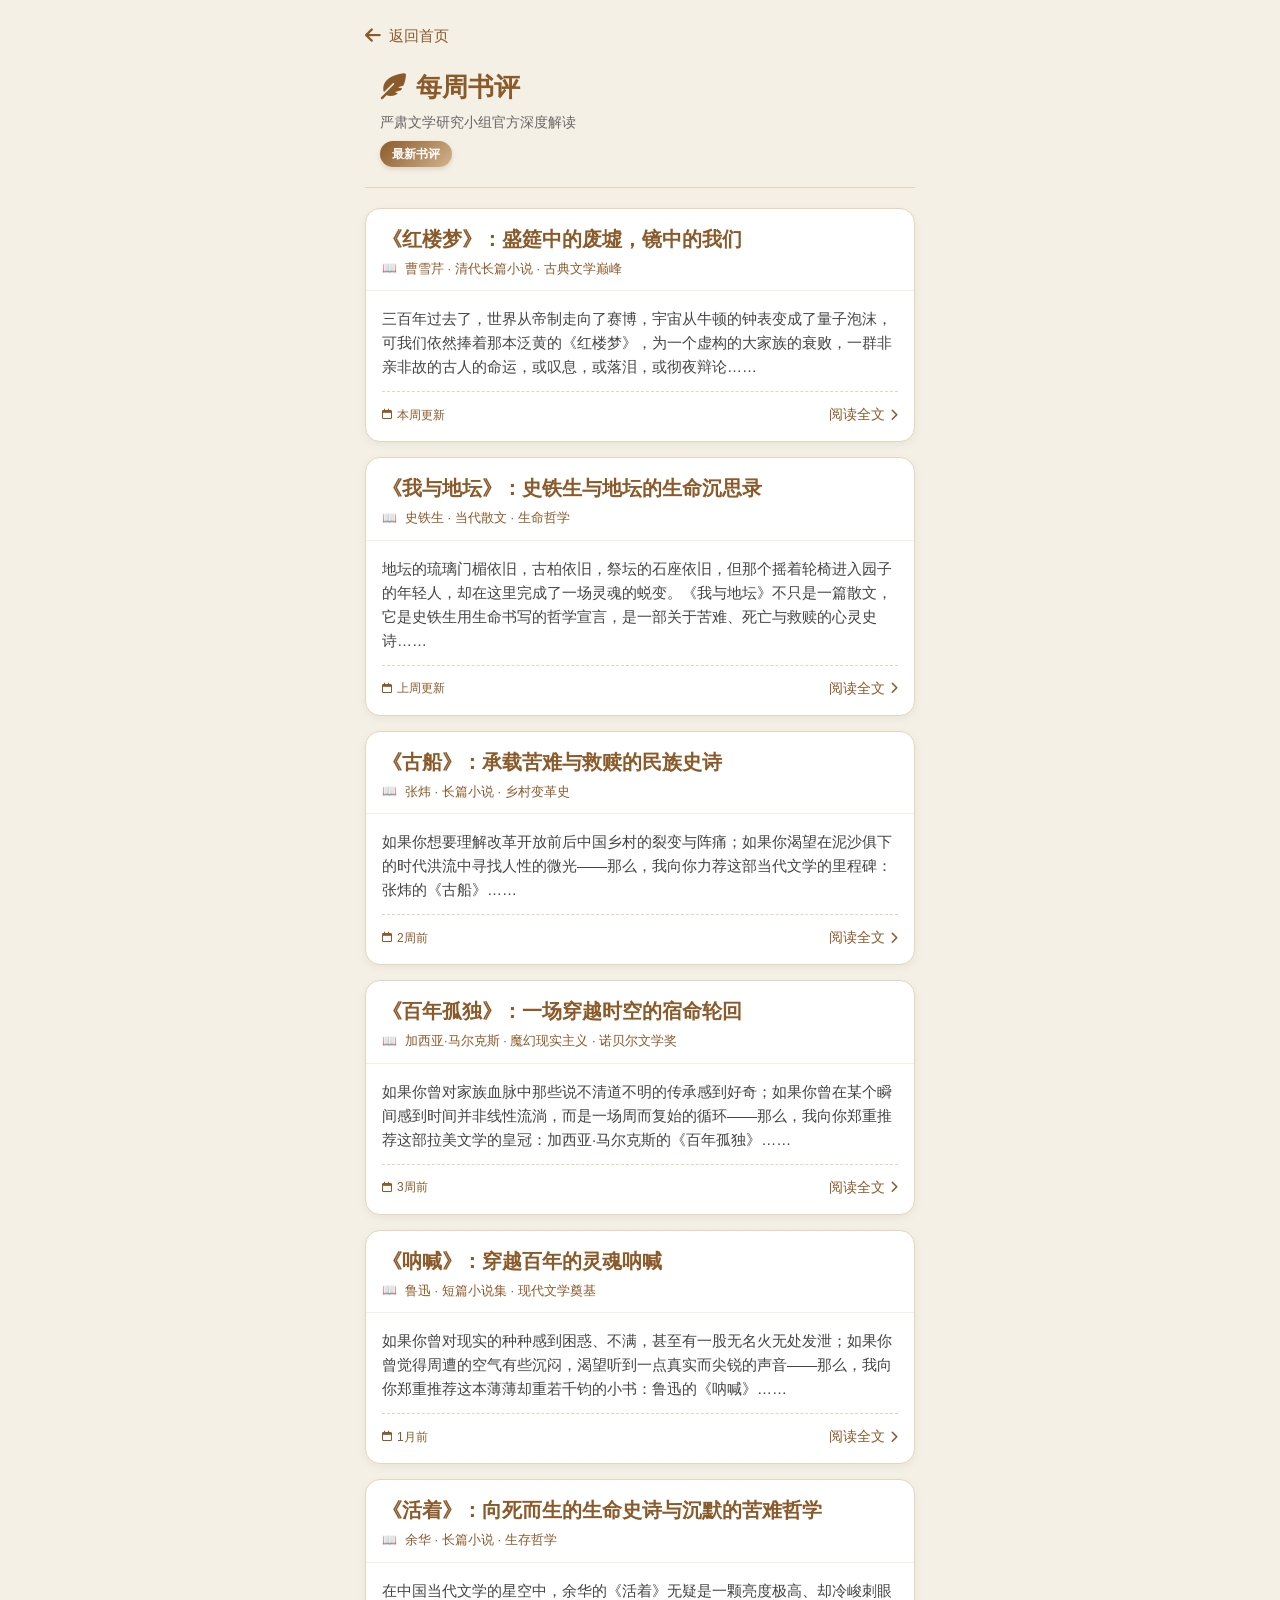
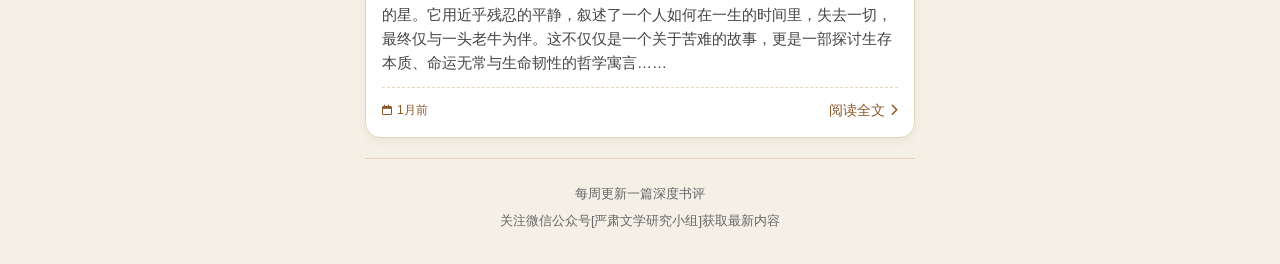
<file: mzsp.html>
<!DOCTYPE html>
<html lang="zh-CN">
<head>
    <meta charset="UTF-8">
    <meta name="viewport" content="width=device-width, initial-scale=1.0, maximum-scale=1.0, user-scalable=no">
    <title>每周书评 - 严肃文学研究小组</title>
    <link rel="stylesheet" href="https://cdnjs.cloudflare.com/ajax/libs/font-awesome/6.4.0/css/all.min.css">
    <style>
        /* 重置样式 */
        * {
            margin: 0;
            padding: 0;
            box-sizing: border-box;
            -webkit-tap-highlight-color: transparent;
        }
        
        body {
            font-family: -apple-system, BlinkMacSystemFont, "Segoe UI", Roboto, "Helvetica Neue", Arial, sans-serif;
            background: #F5F0E6;
            color: #333;
            line-height: 1.5;
            padding-bottom: 20px;
            min-height: 100vh;
        }
        
        /* 返回按钮 */
        .back-btn {
            display: flex;
            align-items: center;
            gap: 8px;
            padding: 15px 15px 10px;
            color: #8B5A2B;
            text-decoration: none;
            font-size: 15px;
            font-weight: 500;
        }
        
        .back-btn i {
            font-size: 18px;
        }
        
        /* 页面标题 */
        .page-header {
            padding: 10px 15px 20px;
            border-bottom: 1px solid #E6D5B8;
            margin: 0 15px 20px;
            position: relative;
        }
        
        .page-header h1 {
            font-family: "STKaiti", cursive;
            color: #8B5A2B;
            font-size: 24px;
            margin-bottom: 5px;
            display: flex;
            align-items: center;
            gap: 10px;
        }
        
        .page-header h1 i {
            font-size: 26px;
        }
        
        .page-header p {
            color: #666;
            font-size: 14px;
        }
        
        /* 最新书评标签 */
        .latest-badge {
            display: inline-block;
            background: linear-gradient(135deg, #8B5A2B, #D2B48C);
            color: white;
            padding: 4px 12px;
            border-radius: 20px;
            font-size: 12px;
            font-weight: bold;
            margin-top: 8px;
            box-shadow: 0 2px 5px rgba(139, 90, 43, 0.2);
        }
        
        /* 书评列表容器 */
        .review-list {
            padding: 0 15px;
        }
        
        /* 书评卡片 */
        .review-item {
            background: white;
            border-radius: 12px;
            margin-bottom: 15px;
            box-shadow: 0 3px 10px rgba(0, 0, 0, 0.05);
            border: 1px solid #E6D5B8;
            overflow: hidden;
            transition: all 0.3s ease;
            display: block;
            text-decoration: none;
            color: inherit;
        }
        
        .review-item:hover,
        .review-item:active {
            transform: translateY(-3px);
            box-shadow: 0 6px 15px rgba(139, 90, 43, 0.15);
            border-color: #8B5A2B;
        }
        
        /* 书评头部 */
        .review-header {
            padding: 16px 16px 12px;
            border-bottom: 1px solid #F5F0E6;
            position: relative;
        }
        
        .review-title {
            font-size: 18px;
            font-weight: 600;
            color: #8B5A2B;
            margin-bottom: 6px;
            line-height: 1.4;
            font-family: "STKaiti", cursive;
        }
        
        .book-meta {
            display: flex;
            align-items: center;
            gap: 8px;
            font-size: 13px;
            color: #8B5A2B;
        }
        
        .book-meta::before {
            content: '📖';
            font-size: 12px;
        }
        
        /* 书评内容 */
        .review-content {
            padding: 16px;
        }
        
        .review-excerpt {
            font-size: 15px;
            color: #444;
            line-height: 1.6;
            display: -webkit-box;
            -webkit-box-orient: vertical;
            overflow: hidden;
            -webkit-line-clamp: 4;
            margin-bottom: 12px;
        }
        
        /* 书评底部 */
        .review-footer {
            display: flex;
            justify-content: space-between;
            align-items: center;
            padding-top: 12px;
            border-top: 1px dashed #E6D5B8;
        }
        
        .review-date {
            font-size: 12px;
            color: #8B5A2B;
            display: flex;
            align-items: center;
            gap: 5px;
        }
        
        .review-date i {
            font-size: 11px;
        }
        
        .read-more {
            font-size: 14px;
            color: #8B5A2B;
            font-weight: 500;
            display: flex;
            align-items: center;
            gap: 5px;
        }
        
        .read-more i {
            font-size: 12px;
            transition: transform 0.3s ease;
        }
        
        .review-item:hover .read-more i,
        .review-item:active .read-more i {
            transform: translateX(3px);
        }
        
        /* 页面底部 */
        .page-footer {
            text-align: center;
            padding: 25px 15px 15px;
            color: #666;
            font-size: 13px;
            margin-top: 10px;
            border-top: 1px solid #E6D5B8;
            margin: 20px 15px 0;
        }
        
        .page-footer p {
            margin-bottom: 8px;
        }
        
        /* 空状态（如果需要） */
        .empty-state {
            text-align: center;
            padding: 40px 20px;
            color: #8B5A2B;
        }
        
        .empty-state i {
            font-size: 48px;
            margin-bottom: 15px;
            opacity: 0.5;
        }
        
        /* 适配各种屏幕尺寸 */
        @media (min-width: 375px) {
            .review-title {
                font-size: 19px;
            }
        }
        
        @media (min-width: 414px) {
            .page-header h1 {
                font-size: 26px;
            }
            
            .review-title {
                font-size: 20px;
            }
        }
        
        @media (min-width: 768px) {
            body {
                max-width: 600px;
                margin: 0 auto;
                padding: 10px;
                background: #F5F0E6;
            }
            
            .review-item {
                border-radius: 15px;
            }
        }
        
        /* 加载动画 */
        .loading {
            display: flex;
            justify-content: center;
            padding: 30px;
        }
        
        .loading-dots {
            display: flex;
            gap: 8px;
        }
        
        .loading-dot {
            width: 10px;
            height: 10px;
            background: #8B5A2B;
            border-radius: 50%;
            animation: loadingDot 1.4s infinite ease-in-out both;
        }
        
        .loading-dot:nth-child(1) {
            animation-delay: -0.32s;
        }
        
        .loading-dot:nth-child(2) {
            animation-delay: -0.16s;
        }
        
        @keyframes loadingDot {
            0%, 80%, 100% { transform: scale(0); }
            40% { transform: scale(1.0); }
        }
        
        /* 滚动条样式 */
        ::-webkit-scrollbar {
            width: 6px;
        }
        
        ::-webkit-scrollbar-track {
            background: #F5F0E6;
        }
        
        ::-webkit-scrollbar-thumb {
            background: #D2B48C;
            border-radius: 3px;
        }
    </style>
</head>
<body>
    <!-- 返回按钮 -->
    <a href="index.html" class="back-btn">
        <i class="fas fa-arrow-left"></i>
        <span>返回首页</span>
    </a>
    
    <!-- 页面标题 -->
    <div class="page-header">
        <h1><i class="fas fa-feather-alt"></i> 每周书评</h1>
        <p>严肃文学研究小组官方深度解读</p>
        <div class="latest-badge">最新书评</div>
    </div>
    
    <!-- 书评列表 -->
    <div class="review-list">
        <!-- 红楼梦 -->
        <a href="https://mp.weixin.qq.com/s/cafL4-O1gGKrRT3koDEIJA" target="_blank" class="review-item">
            <div class="review-header">
                <div class="review-title">《红楼梦》：盛筵中的废墟，镜中的我们</div>
                <div class="book-meta">曹雪芹 · 清代长篇小说 · 古典文学巅峰</div>
            </div>
            <div class="review-content">
                <div class="review-excerpt">
                    三百年过去了，世界从帝制走向了赛博，宇宙从牛顿的钟表变成了量子泡沫，可我们依然捧着那本泛黄的《红楼梦》，为一个虚构的大家族的衰败，一群非亲非故的古人的命运，或叹息，或落泪，或彻夜辩论……
                </div>
                <div class="review-footer">
                    <div class="review-date"><i class="far fa-calendar"></i> 本周更新</div>
                    <div class="read-more">阅读全文 <i class="fas fa-chevron-right"></i></div>
                </div>
            </div>
        </a>
        
        <!-- 我与地坛 -->
        <a href="https://mp.weixin.qq.com/s/Vl9mE_SlZNJP1p3DzqZ2xg" target="_blank" class="review-item">
            <div class="review-header">
                <div class="review-title">《我与地坛》：史铁生与地坛的生命沉思录</div>
                <div class="book-meta">史铁生 · 当代散文 · 生命哲学</div>
            </div>
            <div class="review-content">
                <div class="review-excerpt">
                    地坛的琉璃门楣依旧，古柏依旧，祭坛的石座依旧，但那个摇着轮椅进入园子的年轻人，却在这里完成了一场灵魂的蜕变。《我与地坛》不只是一篇散文，它是史铁生用生命书写的哲学宣言，是一部关于苦难、死亡与救赎的心灵史诗……
                </div>
                <div class="review-footer">
                    <div class="review-date"><i class="far fa-calendar"></i> 上周更新</div>
                    <div class="read-more">阅读全文 <i class="fas fa-chevron-right"></i></div>
                </div>
            </div>
        </a>
        
        <!-- 古船 -->
        <a href="https://mp.weixin.qq.com/s/A6dr-Q94SM7C85wfbKMuiw" target="_blank" class="review-item">
            <div class="review-header">
                <div class="review-title">《古船》：承载苦难与救赎的民族史诗</div>
                <div class="book-meta">张炜 · 长篇小说 · 乡村变革史</div>
            </div>
            <div class="review-content">
                <div class="review-excerpt">
                    如果你想要理解改革开放前后中国乡村的裂变与阵痛；如果你渴望在泥沙俱下的时代洪流中寻找人性的微光——那么，我向你力荐这部当代文学的里程碑：张炜的《古船》……
                </div>
                <div class="review-footer">
                    <div class="review-date"><i class="far fa-calendar"></i> 2周前</div>
                    <div class="read-more">阅读全文 <i class="fas fa-chevron-right"></i></div>
                </div>
            </div>
        </a>
        
        <!-- 百年孤独 -->
        <a href="https://mp.weixin.qq.com/s/bjnRWs9BjcM-0kyI5WE7uA" target="_blank" class="review-item">
            <div class="review-header">
                <div class="review-title">《百年孤独》：一场穿越时空的宿命轮回</div>
                <div class="book-meta">加西亚·马尔克斯 · 魔幻现实主义 · 诺贝尔文学奖</div>
            </div>
            <div class="review-content">
                <div class="review-excerpt">
                    如果你曾对家族血脉中那些说不清道不明的传承感到好奇；如果你曾在某个瞬间感到时间并非线性流淌，而是一场周而复始的循环——那么，我向你郑重推荐这部拉美文学的皇冠：加西亚·马尔克斯的《百年孤独》……
                </div>
                <div class="review-footer">
                    <div class="review-date"><i class="far fa-calendar"></i> 3周前</div>
                    <div class="read-more">阅读全文 <i class="fas fa-chevron-right"></i></div>
                </div>
            </div>
        </a>
        
        <!-- 呐喊 -->
        <a href="https://mp.weixin.qq.com/s/9JY9629IGxqbvRcvOsU57A" target="_blank" class="review-item">
            <div class="review-header">
                <div class="review-title">《呐喊》：穿越百年的灵魂呐喊</div>
                <div class="book-meta">鲁迅 · 短篇小说集 · 现代文学奠基</div>
            </div>
            <div class="review-content">
                <div class="review-excerpt">
                    如果你曾对现实的种种感到困惑、不满，甚至有一股无名火无处发泄；如果你曾觉得周遭的空气有些沉闷，渴望听到一点真实而尖锐的声音——那么，我向你郑重推荐这本薄薄却重若千钧的小书：鲁迅的《呐喊》……
                </div>
                <div class="review-footer">
                    <div class="review-date"><i class="far fa-calendar"></i> 1月前</div>
                    <div class="read-more">阅读全文 <i class="fas fa-chevron-right"></i></div>
                </div>
            </div>
        </a>
        
        <!-- 活着 -->
        <a href="https://mp.weixin.qq.com/s/N5P1Tk4wX2CiCsht2Jm6YA" target="_blank" class="review-item">
            <div class="review-header">
                <div class="review-title">《活着》：向死而生的生命史诗与沉默的苦难哲学</div>
                <div class="book-meta">余华 · 长篇小说 · 生存哲学</div>
            </div>
            <div class="review-content">
                <div class="review-excerpt">
                    在中国当代文学的星空中，余华的《活着》无疑是一颗亮度极高、却冷峻刺眼的星。它用近乎残忍的平静，叙述了一个人如何在一生的时间里，失去一切，最终仅与一头老牛为伴。这不仅仅是一个关于苦难的故事，更是一部探讨生存本质、命运无常与生命韧性的哲学寓言……
                </div>
                <div class="review-footer">
                    <div class="review-date"><i class="far fa-calendar"></i> 1月前</div>
                    <div class="read-more">阅读全文 <i class="fas fa-chevron-right"></i></div>
                </div>
            </div>
        </a>
    </div>
    
    <!-- 页面底部 -->
    <div class="page-footer">
        <p>每周更新一篇深度书评</p>
        <p>关注微信公众号[严肃文学研究小组]获取最新内容</p>
    </div>
    
    <script>
        // 简单的点击效果增强
        document.addEventListener('DOMContentLoaded', function() {
            // 为每个书评项添加触摸反馈
            const reviewItems = document.querySelectorAll('.review-item');
            
            reviewItems.forEach(item => {
                // 触摸开始效果
                item.addEventListener('touchstart', function() {
                    this.style.transform = 'translateY(-1px) scale(0.995)';
                    this.style.boxShadow = '0 2px 8px rgba(139, 90, 43, 0.2)';
                });
                
                // 触摸结束效果
                item.addEventListener('touchend', function() {
                    this.style.transform = '';
                    this.style.boxShadow = '';
                });
                
                // 触摸取消效果
                item.addEventListener('touchcancel', function() {
                    this.style.transform = '';
                    this.style.boxShadow = '';
                });
            });
            
            // 添加页面加载动画
            document.body.style.opacity = '0';
            document.body.style.transition = 'opacity 0.3s ease';
            
            setTimeout(() => {
                document.body.style.opacity = '1';
            }, 50);
            
            // 防止iOS上的弹性滚动
            document.addEventListener('touchmove', function(e) {
                if(e.target.tagName === 'A') {
                    e.preventDefault();
                }
            }, { passive: false });
            
            // 优化滚动性能
            let ticking = false;
            window.addEventListener('scroll', function() {
                if (!ticking) {
                    window.requestAnimationFrame(function() {
                        // 这里可以添加视差滚动效果
                        ticking = false;
                    });
                    ticking = true;
                }
            });
        });
    </script>
</body>
</html>
</file>
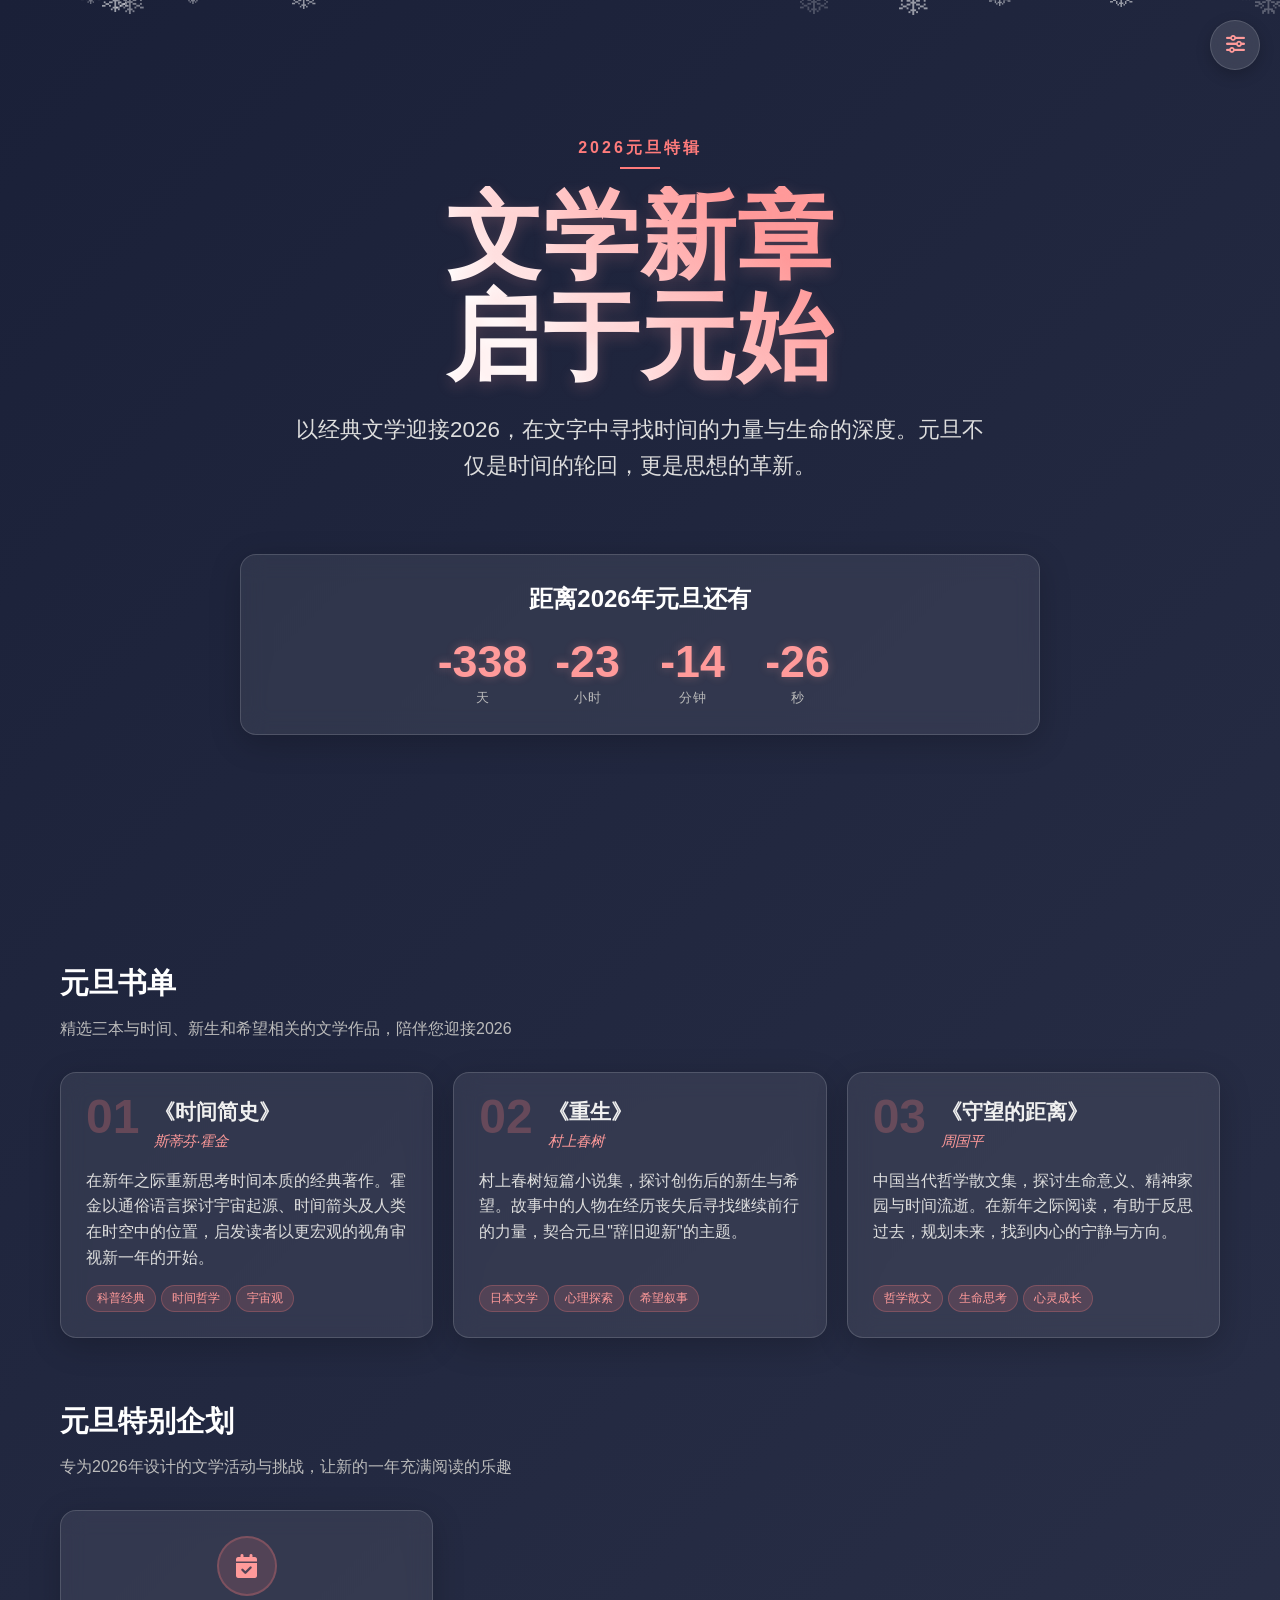
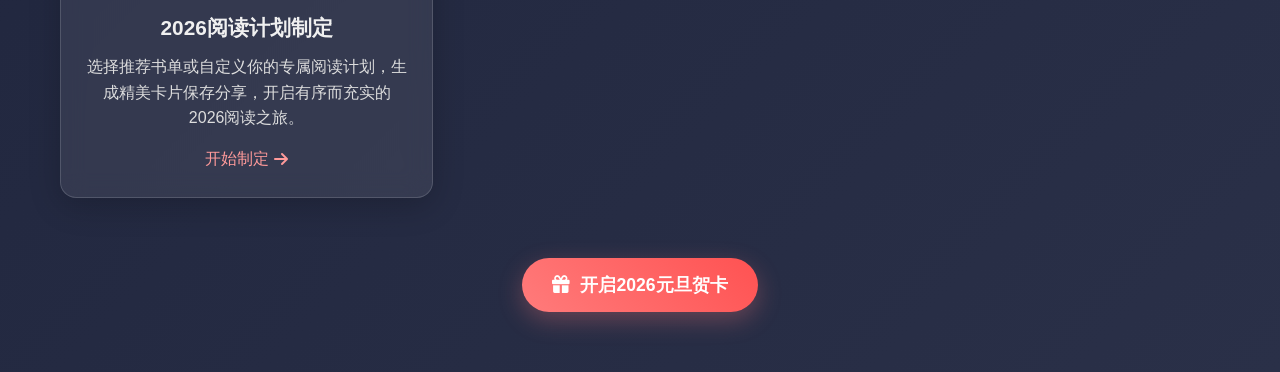
<file: yuandan.html>
<!DOCTYPE html>
<html lang="zh-CN">
<head>
    <meta charset="UTF-8">
    <meta name="viewport" content="width=device-width, initial-scale=1.0">
    <title>2026元旦文学特辑 | 严肃文学研究小组</title>
    <link rel="stylesheet" href="https://cdnjs.cloudflare.com/ajax/libs/font-awesome/6.4.0/css/all.min.css">
    <style>
        /* 基础重置 */
        * {
            margin: 0;
            padding: 0;
            box-sizing: border-box;
            -webkit-tap-highlight-color: transparent;
        }
        
        html, body {
            width: 100%;
            overflow-x: hidden;
            position: relative;
            font-family: -apple-system, BlinkMacSystemFont, "Segoe UI", Roboto, "PingFang SC", "Hiragino Sans GB", "Microsoft YaHei", sans-serif;
        }
        
        body {
            background: linear-gradient(135deg, #1a2038 0%, #2a3048 100%);
            color: #f0f0f0;
            line-height: 1.6;
            min-height: 100vh;
            -webkit-font-smoothing: antialiased;
            -moz-osx-font-smoothing: grayscale;
        }
        
        /* 主容器 */
        .container {
            max-width: 1200px;
            margin: 0 auto;
            padding: 0 20px;
        }
        
        /* 折叠控制面板 */
        .control-toggle {
            position: fixed;
            top: 20px;
            right: 20px;
            z-index: 100;
            background: rgba(255, 255, 255, 0.12);
            backdrop-filter: blur(15px);
            border: 1px solid rgba(255, 255, 255, 0.15);
            border-radius: 50%;
            width: 50px;
            height: 50px;
            display: flex;
            align-items: center;
            justify-content: center;
            color: #ff9a9a;
            font-size: 1.2rem;
            cursor: pointer;
            transition: all 0.3s ease;
            box-shadow: 0 5px 15px rgba(0, 0, 0, 0.2);
        }
        
        .control-toggle:hover {
            background: rgba(255, 255, 255, 0.2);
            transform: scale(1.05);
        }
        
        .control-panel {
            position: fixed;
            top: 85px;
            right: 20px;
            z-index: 99;
            background: rgba(255, 255, 255, 0.12);
            backdrop-filter: blur(15px);
            border: 1px solid rgba(255, 255, 255, 0.15);
            border-radius: 16px;
            padding: 0;
            display: flex;
            flex-direction: column;
            gap: 0;
            min-width: 180px;
            box-shadow: 0 10px 30px rgba(0, 0, 0, 0.25);
            max-height: 0;
            overflow: hidden;
            opacity: 0;
            transition: all 0.4s cubic-bezier(0.175, 0.885, 0.32, 1.275);
        }
        
        .control-panel.expanded {
            padding: 18px;
            max-height: 400px;
            opacity: 1;
        }
        
        .control-group {
            display: flex;
            flex-direction: column;
            gap: 12px;
            margin-bottom: 15px;
        }
        
        .control-group:last-child {
            margin-bottom: 0;
        }
        
        .control-group-title {
            font-size: 0.85rem;
            font-weight: 600;
            color: #ff9a9a;
            display: flex;
            align-items: center;
            gap: 8px;
        }
        
        .control-item {
            display: flex;
            align-items: center;
            justify-content: space-between;
            font-size: 0.9rem;
        }
        
        .control-item label {
            display: flex;
            align-items: center;
            gap: 10px;
            cursor: pointer;
        }
        
        .control-item i {
            font-size: 1.1rem;
            color: #ff9a9a;
            width: 20px;
        }
        
        .control-item input[type="checkbox"] {
            width: 18px;
            height: 18px;
            cursor: pointer;
            accent-color: #ff7b7b;
        }
        
        .music-control {
            display: flex;
            align-items: center;
            gap: 12px;
            width: 100%;
        }
        
        .music-btn {
            background: rgba(255, 123, 123, 0.2);
            border: none;
            border-radius: 50%;
            width: 36px;
            height: 36px;
            color: #ff9a9a;
            cursor: pointer;
            display: flex;
            align-items: center;
            justify-content: center;
            font-size: 1rem;
            transition: all 0.3s ease;
            flex-shrink: 0;
        }
        
        .music-btn:hover {
            background: rgba(255, 123, 123, 0.3);
            transform: scale(1.05);
        }
        
        .music-info {
            flex-grow: 1;
            overflow: hidden;
        }
        
        .music-title {
            color: #fff;
            font-weight: 500;
            margin-bottom: 2px;
            font-size: 0.85rem;
            white-space: nowrap;
            overflow: hidden;
            text-overflow: ellipsis;
        }
        
        .music-status {
            color: #aaa;
            font-size: 0.75rem;
        }
        
        /* 英雄区域 */
        .hero-section {
            min-height: 100vh;
            display: flex;
            flex-direction: column;
            justify-content: center;
            align-items: center;
            text-align: center;
            padding: 40px 20px;
            position: relative;
        }
        
        .year-badge {
            font-size: 1rem;
            font-weight: 600;
            letter-spacing: 3px;
            text-transform: uppercase;
            color: #ff7b7b;
            margin-bottom: 25px;
            position: relative;
            display: inline-block;
        }
        
        .year-badge::after {
            content: '';
            position: absolute;
            bottom: -8px;
            left: 50%;
            transform: translateX(-50%);
            width: 40px;
            height: 2px;
            background: #ff7b7b;
        }
        
        /* 放大标题 */
        .hero-title {
            font-size: clamp(3.5rem, 8vw, 6rem);
            font-weight: 800;
            line-height: 1.05;
            margin-bottom: 25px;
            background: linear-gradient(45deg, #fff 20%, #ff9a9a 80%);
            -webkit-background-clip: text;
            -webkit-text-fill-color: transparent;
            background-clip: text;
            letter-spacing: 1px;
            text-shadow: 0 5px 15px rgba(255, 154, 154, 0.2);
        }
        
        .hero-subtitle {
            font-size: clamp(1.1rem, 2vw, 1.4rem);
            color: #ddd;
            max-width: 700px;
            margin: 0 auto 40px;
            font-weight: 300;
        }
        
        /* 倒计时区域 */
        .countdown-section {
            margin: 30px 0;
            width: 100%;
            max-width: 800px;
        }
        
        .countdown-title {
            font-size: 1.5rem;
            margin-bottom: 20px;
            text-align: center;
            color: #fff;
        }
        
        .countdown-container {
            display: flex;
            justify-content: center;
            gap: 15px;
            flex-wrap: wrap;
        }
        
        .countdown-unit {
            display: flex;
            flex-direction: column;
            align-items: center;
            min-width: 90px;
        }
        
        .countdown-value {
            font-family: -apple-system, BlinkMacSystemFont, "Segoe UI", Roboto, sans-serif;
            font-size: 2.8rem;
            font-weight: 700;
            line-height: 1;
            color: #ff9a9a;
            margin-bottom: 5px;
            text-shadow: 0 0 10px rgba(255, 154, 154, 0.3);
        }
        
        .countdown-label {
            font-size: 0.8rem;
            text-transform: uppercase;
            letter-spacing: 1px;
            color: #bbb;
        }
        
        /* 毛玻璃效果卡片 */
        .glass-card {
            background: rgba(255, 255, 255, 0.08);
            backdrop-filter: blur(12px);
            -webkit-backdrop-filter: blur(12px);
            border: 1px solid rgba(255, 255, 255, 0.15);
            border-radius: 16px;
            box-shadow: 0 8px 32px rgba(0, 0, 0, 0.2);
            padding: 25px;
            transition: all 0.3s ease;
        }
        
        .glass-card:hover {
            transform: translateY(-5px);
            border-color: rgba(255, 123, 123, 0.3);
            box-shadow: 0 12px 40px rgba(0, 0, 0, 0.3);
        }
        
        /* 内容区域 */
        .content-section {
            margin: 60px 0;
        }
        
        .section-header {
            margin-bottom: 30px;
        }
        
        .section-title {
            font-size: 1.8rem;
            font-weight: 600;
            margin-bottom: 10px;
            color: #fff;
        }
        
        .section-subtitle {
            color: #bbb;
            font-size: 1rem;
            max-width: 600px;
        }
        
        .cards-grid {
            display: grid;
            grid-template-columns: repeat(auto-fill, minmax(300px, 1fr));
            gap: 20px;
        }
        
        .book-card, .feature-card {
            height: 100%;
            display: flex;
            flex-direction: column;
        }
        
        .book-header {
            display: flex;
            align-items: flex-start;
            margin-bottom: 15px;
        }
        
        .book-number {
            font-size: 3rem;
            font-weight: 700;
            color: rgba(255, 123, 123, 0.25);
            line-height: 0.8;
            margin-right: 15px;
        }
        
        .book-title {
            font-size: 1.3rem;
            font-weight: 600;
            margin-bottom: 5px;
            line-height: 1.3;
        }
        
        .book-author {
            color: #ff9a9a;
            font-size: 0.9rem;
            font-style: italic;
        }
        
        .book-description {
            color: #ddd;
            margin-bottom: 15px;
            flex-grow: 1;
            line-height: 1.6;
        }
        
        .book-tags {
            display: flex;
            flex-wrap: wrap;
            gap: 5px;
        }
        
        .book-tag {
            background: rgba(255, 123, 123, 0.15);
            color: #ff9a9a;
            padding: 3px 10px;
            border-radius: 20px;
            font-size: 0.75rem;
            border: 1px solid rgba(255, 123, 123, 0.25);
        }
        
        /* 功能卡片 */
        .feature-card {
            text-align: center;
            align-items: center;
        }
        
        .feature-icon {
            width: 60px;
            height: 60px;
            background: rgba(255, 123, 123, 0.15);
            border-radius: 50%;
            display: flex;
            align-items: center;
            justify-content: center;
            margin-bottom: 15px;
            font-size: 1.5rem;
            color: #ff9a9a;
            border: 2px solid rgba(255, 123, 123, 0.25);
            transition: all 0.3s ease;
        }
        
        .feature-card:hover .feature-icon {
            transform: scale(1.05);
            background: rgba(255, 123, 123, 0.25);
        }
        
        .feature-title {
            font-size: 1.3rem;
            margin-bottom: 10px;
        }
        
        .feature-description {
            color: #ddd;
            margin-bottom: 15px;
            line-height: 1.6;
        }
        
        .feature-link {
            color: #ff9a9a;
            text-decoration: none;
            font-weight: 500;
            display: inline-flex;
            align-items: center;
            gap: 5px;
            transition: gap 0.3s ease;
        }
        
        .feature-link:hover {
            gap: 8px;
        }
        
        /* 按钮样式 */
        .btn-container {
            text-align: center;
            margin: 40px 0;
        }
        
        .card-button {
            background: linear-gradient(45deg, #ff7b7b, #ff5252);
            color: white;
            border: none;
            border-radius: 50px;
            padding: 15px 30px;
            font-size: 1.1rem;
            font-weight: 600;
            cursor: pointer;
            display: inline-flex;
            align-items: center;
            gap: 10px;
            transition: all 0.3s ease;
            box-shadow: 0 8px 25px rgba(255, 123, 123, 0.3);
        }
        
        .card-button:hover {
            transform: translateY(-3px);
            box-shadow: 0 12px 30px rgba(255, 123, 123, 0.4);
        }
        
        /* 贺岁卡片模态框 */
        .card-modal {
            display: none;
            position: fixed;
            top: 0;
            left: 0;
            width: 100%;
            height: 100%;
            background: rgba(26, 32, 56, 0.95);
            z-index: 2000;
            justify-content: center;
            align-items: center;
            padding: 20px;
            opacity: 0;
            transition: opacity 0.3s ease;
        }
        
        .card-modal.active {
            display: flex;
            opacity: 1;
        }
        
        .newyear-card {
            background: rgba(42, 48, 72, 0.95);
            backdrop-filter: blur(15px);
            -webkit-backdrop-filter: blur(15px);
            border: 1px solid rgba(255, 255, 255, 0.15);
            border-radius: 20px;
            width: 100%;
            max-width: 500px;
            padding: 30px 25px;
            text-align: center;
            position: relative;
            box-shadow: 0 20px 60px rgba(0, 0, 0, 0.5);
            animation: cardAppear 0.4s ease;
        }
        
        .card-close {
            position: absolute;
            top: 15px;
            right: 15px;
            background: transparent;
            border: none;
            color: #aaa;
            font-size: 1.8rem;
            cursor: pointer;
            width: 40px;
            height: 40px;
            display: flex;
            align-items: center;
            justify-content: center;
            border-radius: 50%;
            transition: all 0.2s ease;
        }
        
        .card-close:hover {
            color: #ff7b7b;
            background: rgba(255, 255, 255, 0.05);
        }
        
        .card-title {
            font-size: 2.5rem;
            font-weight: 700;
            margin-bottom: 20px;
            background: linear-gradient(45deg, #fff, #ff9a9a);
            -webkit-background-clip: text;
            -webkit-text-fill-color: transparent;
            background-clip: text;
        }
        
        .card-content {
            font-size: 1.1rem;
            line-height: 1.8;
            color: #ddd;
            margin-bottom: 25px;
            text-align: left;
        }
        
        .card-content p {
            margin-bottom: 15px;
        }
        
        .card-signature {
            font-size: 1.2rem;
            color: #ff9a9a;
            margin-top: 20px;
            padding-top: 20px;
            border-top: 1px solid rgba(255, 255, 255, 0.15);
        }
        
        /* 动画 */
        @keyframes cardAppear {
            from {
                transform: scale(0.9);
                opacity: 0;
            }
            to {
                transform: scale(1);
                opacity: 1;
            }
        }
        
        /* 简单装饰 - 雪花和烟花 */
        .snowflake {
            position: fixed;
            top: -20px;
            color: rgba(255, 255, 255, 0.7);
            font-size: 1.2rem;
            animation: snowfall linear infinite;
            user-select: none;
            z-index: 1;
            pointer-events: none;
        }
        
        .firework-particle {
            position: fixed;
            border-radius: 50%;
            pointer-events: none;
            z-index: 1;
        }
        
        @keyframes snowfall {
            0% {
                transform: translateY(-20px) rotate(0deg);
                opacity: 0;
            }
            10% {
                opacity: 1;
            }
            90% {
                opacity: 1;
            }
            100% {
                transform: translateY(100vh) rotate(180deg);
                opacity: 0;
            }
        }
        
        /* 响应式设计 */
        @media (max-width: 768px) {
            .container {
                padding: 0 15px;
            }
            
            .hero-title {
                font-size: 2.8rem;
            }
            
            .hero-subtitle {
                font-size: 1rem;
            }
            
            .cards-grid {
                grid-template-columns: 1fr;
                gap: 15px;
            }
            
            .countdown-unit {
                min-width: 70px;
            }
            
            .countdown-value {
                font-size: 2.2rem;
            }
            
            .control-toggle {
                top: 15px;
                right: 15px;
            }
            
            .control-panel {
                top: 80px;
                right: 15px;
                min-width: 160px;
            }
            
            .newyear-card {
                padding: 25px 20px;
            }
            
            .card-title {
                font-size: 2rem;
            }
        }
        
        @media (max-width: 480px) {
            .hero-title {
                font-size: 2.2rem;
            }
            
            .section-title {
                font-size: 1.5rem;
            }
            
            .countdown-container {
                gap: 10px;
            }
            
            .countdown-unit {
                min-width: 65px;
            }
            
            .countdown-value {
                font-size: 2rem;
            }
            
            .card-button {
                padding: 12px 25px;
                font-size: 1rem;
            }
            
            .control-panel {
                min-width: 150px;
            }
        }
    </style>
</head>
<body>
    <!-- 折叠控制面板 -->
    <div class="control-toggle" id="controlToggle">
        <i class="fas fa-sliders-h"></i>
    </div>
    
    <div class="control-panel" id="controlPanel">
        <div class="control-group">
            <div class="control-group-title">
                <i class="fas fa-snowflake"></i>
                <span>视觉效果</span>
            </div>
            <div class="control-item">
                <label for="snowToggle">
                    <i class="fas fa-snowflake"></i>
                    <span>雪花效果</span>
                </label>
                <input type="checkbox" id="snowToggle" checked>
            </div>
            <div class="control-item">
                <label for="fireworkToggle">
                    <i class="fas fa-fire"></i>
                    <span>烟花效果</span>
                </label>
                <input type="checkbox" id="fireworkToggle" checked>
            </div>
        </div>
        
        <div class="control-group">
            <div class="control-group-title">
                <i class="fas fa-music"></i>
                <span>背景音乐</span>
            </div>
            <div class="music-control">
                <button class="music-btn" id="musicToggle">
                    <i class="fas fa-play"></i>
                </button>
                <div class="music-info">
                    <div class="music-title">元旦音乐</div>
                    <div class="music-status" id="musicStatus">已暂停</div>
                </div>
            </div>
        </div>
    </div>
    
    <!-- 音频元素 -->
    <audio id="bgMusic" loop preload="metadata">
        <source src="yuandanyinyue.mp3" type="audio/mpeg">
        您的浏览器不支持音频元素。
    </audio>
    
    <div class="container">
        <!-- 英雄区域 -->
        <section class="hero-section">
            <div class="year-badge">2026元旦特辑</div>
            <h1 class="hero-title">文学新章<br>启于元始</h1>
            <p class="hero-subtitle">以经典文学迎接2026，在文字中寻找时间的力量与生命的深度。元旦不仅是时间的轮回，更是思想的革新。</p>
            
            <div class="countdown-section glass-card">
                <h2 class="countdown-title">距离2026年元旦还有</h2>
                <div class="countdown-container">
                    <div class="countdown-unit">
                        <div class="countdown-value" id="days">00</div>
                        <div class="countdown-label">天</div>
                    </div>
                    <div class="countdown-unit">
                        <div class="countdown-value" id="hours">00</div>
                        <div class="countdown-label">小时</div>
                    </div>
                    <div class="countdown-unit">
                        <div class="countdown-value" id="minutes">00</div>
                        <div class="countdown-label">分钟</div>
                    </div>
                    <div class="countdown-unit">
                        <div class="countdown-value" id="seconds">00</div>
                        <div class="countdown-label">秒</div>
                    </div>
                </div>
            </div>
        </section>
        
        <!-- 书籍推荐区域 -->
        <section class="content-section">
            <div class="section-header">
                <h2 class="section-title">元旦书单</h2>
                <p class="section-subtitle">精选三本与时间、新生和希望相关的文学作品，陪伴您迎接2026</p>
            </div>
            
            <div class="cards-grid">
                <div class="glass-card book-card">
                    <div class="book-header">
                        <div class="book-number">01</div>
                        <div>
                            <h3 class="book-title">《时间简史》</h3>
                            <p class="book-author">斯蒂芬·霍金</p>
                        </div>
                    </div>
                    <p class="book-description">在新年之际重新思考时间本质的经典著作。霍金以通俗语言探讨宇宙起源、时间箭头及人类在时空中的位置，启发读者以更宏观的视角审视新一年的开始。</p>
                    <div class="book-tags">
                        <span class="book-tag">科普经典</span>
                        <span class="book-tag">时间哲学</span>
                        <span class="book-tag">宇宙观</span>
                    </div>
                </div>
                
                <div class="glass-card book-card">
                    <div class="book-header">
                        <div class="book-number">02</div>
                        <div>
                            <h3 class="book-title">《重生》</h3>
                            <p class="book-author">村上春树</p>
                        </div>
                    </div>
                    <p class="book-description">村上春树短篇小说集，探讨创伤后的新生与希望。故事中的人物在经历丧失后寻找继续前行的力量，契合元旦"辞旧迎新"的主题。</p>
                    <div class="book-tags">
                        <span class="book-tag">日本文学</span>
                        <span class="book-tag">心理探索</span>
                        <span class="book-tag">希望叙事</span>
                    </div>
                </div>
                
                <div class="glass-card book-card">
                    <div class="book-header">
                        <div class="book-number">03</div>
                        <div>
                            <h3 class="book-title">《守望的距离》</h3>
                            <p class="book-author">周国平</p>
                        </div>
                    </div>
                    <p class="book-description">中国当代哲学散文集，探讨生命意义、精神家园与时间流逝。在新年之际阅读，有助于反思过去，规划未来，找到内心的宁静与方向。</p>
                    <div class="book-tags">
                        <span class="book-tag">哲学散文</span>
                        <span class="book-tag">生命思考</span>
                        <span class="book-tag">心灵成长</span>
                    </div>
                </div>
            </div>
        </section>
        
        <!-- 功能卡片区域 -->
        <section class="content-section">
            <div class="section-header">
                <h2 class="section-title">元旦特别企划</h2>
                <p class="section-subtitle">专为2026年设计的文学活动与挑战，让新的一年充满阅读的乐趣</p>
            </div>
            
            <div class="cards-grid">
                <div class="glass-card feature-card">
                    <div class="feature-icon">
                        <i class="fas fa-calendar-check"></i>
                    </div>
                    <h3 class="feature-title">2026阅读计划制定</h3>
                    <p class="feature-description">选择推荐书单或自定义你的专属阅读计划，生成精美卡片保存分享，开启有序而充实的2026阅读之旅。</p>
                    <a href="zdjh.html" class="feature-link">
                        开始制定 <i class="fas fa-arrow-right"></i>
                    </a>
                </div>
            </div>
        </section>
        
        <!-- 贺岁卡片区域 -->
        <section class="content-section">
            <div class="btn-container">
                <button class="card-button" id="showCardBtn">
                    <i class="fas fa-gift"></i>
                    开启2026元旦贺卡
                </button>
            </div>
        </section>
    </div>
    
    <!-- 贺岁卡片模态框 -->
    <div class="card-modal" id="cardModal">
        <div class="newyear-card">
            <button class="card-close" id="closeCardBtn">&times;</button>
            <h2 class="card-title">元旦快乐</h2>
            <div class="card-content">
                <p>亲爱的书友：</p>
                <p>当时间之轮转向2026，我们以文字为桥，连接过去与未来。愿新的一年，每一页翻过的书都为您开启一个世界，每一段沉思都让心灵更加丰盈。</p>
                <p>在文学的长河中，我们都是探索者。2026年，让我们继续这段发现之旅，在文字的海洋里寻找智慧的光芒，在思想的碰撞中收获成长的喜悦。</p>
                <p>愿新年为您带来更多阅读的快乐，更多思考的深度，更多与文字相伴的美好时光。</p>
            </div>
            <div class="card-signature">
                <p>严肃文学研究小组 敬上</p>
            </div>
        </div>
    </div>

    <script>
        // 页面加载后执行
        document.addEventListener('DOMContentLoaded', function() {
            // 初始化倒计时
            updateCountdown();
            setInterval(updateCountdown, 1000);
            
            // 初始化贺岁卡片
            initNewYearCard();
            
            // 初始化特效系统
            initEffects();
            
            // 初始化音乐播放器
            initMusicPlayer();
            
            // 初始化折叠控制面板
            initControlPanel();
            
            // 确保页面加载后立即显示
            document.body.style.visibility = 'visible';
        });
        
        // 2026元旦倒计时
        function updateCountdown() {
            const now = new Date();
            const currentYear = now.getFullYear();
            
            // 2026年1月1日
            let targetYear = 2026;
            
            // 如果当前已经过了2026年元旦，则显示下一个元旦
            if (now.getMonth() === 0 && now.getDate() === 1 && currentYear === 2026) {
                targetYear = 2027;
            }
            
            const newYearDate = new Date(targetYear, 0, 1);
            const timeDiff = newYearDate - now;
            
            // 计算天、时、分、秒
            const days = Math.floor(timeDiff / (1000 * 60 * 60 * 24));
            const hours = Math.floor((timeDiff % (1000 * 60 * 60 * 24)) / (1000 * 60 * 60));
            const minutes = Math.floor((timeDiff % (1000 * 60 * 60)) / (1000 * 60));
            const seconds = Math.floor((timeDiff % (1000 * 60)) / 1000);
            
            // 更新DOM
            document.getElementById('days').textContent = days.toString().padStart(2, '0');
            document.getElementById('hours').textContent = hours.toString().padStart(2, '0');
            document.getElementById('minutes').textContent = minutes.toString().padStart(2, '0');
            document.getElementById('seconds').textContent = seconds.toString().padStart(2, '0');
        }
        
        // 初始化贺岁卡片
        function initNewYearCard() {
            const showCardBtn = document.getElementById('showCardBtn');
            const cardModal = document.getElementById('cardModal');
            const closeCardBtn = document.getElementById('closeCardBtn');
            
            showCardBtn.addEventListener('click', function() {
                cardModal.classList.add('active');
                document.body.style.overflow = 'hidden';
                
                // 触发烟花效果
                if (window.fireworksEnabled) {
                    createFireworks(8);
                }
            });
            
            closeCardBtn.addEventListener('click', function() {
                cardModal.classList.remove('active');
                document.body.style.overflow = 'auto';
            });
            
            cardModal.addEventListener('click', function(e) {
                if (e.target === cardModal) {
                    cardModal.classList.remove('active');
                    document.body.style.overflow = 'auto';
                }
            });
            
            // ESC键关闭卡片
            document.addEventListener('keydown', function(e) {
                if (e.key === 'Escape' && cardModal.classList.contains('active')) {
                    cardModal.classList.remove('active');
                    document.body.style.overflow = 'auto';
                }
            });
        }
        
        // 初始化折叠控制面板
        function initControlPanel() {
            const controlToggle = document.getElementById('controlToggle');
            const controlPanel = document.getElementById('controlPanel');
            let panelExpanded = false;
            
            // 点击控制按钮展开/折叠面板
            controlToggle.addEventListener('click', function(e) {
                e.stopPropagation();
                panelExpanded = !panelExpanded;
                
                if (panelExpanded) {
                    controlPanel.classList.add('expanded');
                } else {
                    controlPanel.classList.remove('expanded');
                }
            });
            
            // 点击面板外部区域折叠面板
            document.addEventListener('click', function(e) {
                if (panelExpanded && 
                    !controlPanel.contains(e.target) && 
                    !controlToggle.contains(e.target)) {
                    panelExpanded = false;
                    controlPanel.classList.remove('expanded');
                }
            });
            
            // 防止面板内部点击事件冒泡
            controlPanel.addEventListener('click', function(e) {
                e.stopPropagation();
            });
        }
        
        // 特效系统
        function initEffects() {
            // 默认启用状态
            window.snowflakesEnabled = true;
            window.fireworksEnabled = true;
            window.snowflakes = [];
            window.fireworks = [];
            
            // 获取控制元素
            const snowToggle = document.getElementById('snowToggle');
            const fireworkToggle = document.getElementById('fireworkToggle');
            
            // 初始化雪花
            createSnowflakes();
            
            // 初始化自动烟花
            startAutoFireworks();
            
            // 监听控制开关变化
            snowToggle.addEventListener('change', function() {
                window.snowflakesEnabled = this.checked;
                if (window.snowflakesEnabled) {
                    createSnowflakes();
                } else {
                    removeSnowflakes();
                }
            });
            
            fireworkToggle.addEventListener('change', function() {
                window.fireworksEnabled = this.checked;
                if (window.fireworksEnabled) {
                    startAutoFireworks();
                } else {
                    stopAutoFireworks();
                }
            });
            
            // 点击贺卡按钮时触发额外烟花
            document.getElementById('showCardBtn').addEventListener('click', function() {
                if (window.fireworksEnabled) {
                    createFireworks(8);
                }
            });
        }
        
        // 创建雪花
        function createSnowflakes() {
            // 如果已经有雪花，先移除
            if (window.snowflakes && window.snowflakes.length > 0) {
                window.snowflakes.forEach(snowflake => {
                    if (snowflake.parentNode) {
                        snowflake.parentNode.removeChild(snowflake);
                    }
                });
                window.snowflakes = [];
            }
            
            if (!window.snowflakesEnabled) return;
            
            const snowflakeCount = 15; // 雪花数量
            const snowflakeSymbols = ['❄', '❅', '❆'];
            
            for (let i = 0; i < snowflakeCount; i++) {
                const snowflake = document.createElement('div');
                snowflake.className = 'snowflake';
                
                // 随机属性
                const symbol = snowflakeSymbols[Math.floor(Math.random() * snowflakeSymbols.length)];
                const size = Math.random() * 1.2 + 0.8;
                const left = Math.random() * 100;
                const duration = Math.random() * 15 + 10;
                const delay = Math.random() * 5;
                const opacity = Math.random() * 0.6 + 0.3;
                
                snowflake.textContent = symbol;
                snowflake.style.fontSize = `${size}rem`;
                snowflake.style.left = `${left}%`;
                snowflake.style.animationDuration = `${duration}s`;
                snowflake.style.animationDelay = `${delay}s`;
                snowflake.style.opacity = opacity;
                
                document.body.appendChild(snowflake);
                window.snowflakes.push(snowflake);
                
                // 雪花动画结束后重新创建
                setTimeout(() => {
                    if (snowflake.parentNode) {
                        snowflake.parentNode.removeChild(snowflake);
                        const index = window.snowflakes.indexOf(snowflake);
                        if (index > -1) window.snowflakes.splice(index, 1);
                        
                        // 如果雪花效果仍然启用，创建新的雪花
                        if (window.snowflakesEnabled) {
                            createSnowflake();
                        }
                    }
                }, (duration + delay) * 1000);
            }
        }
        
        // 创建单个雪花
        function createSnowflake() {
            if (!window.snowflakesEnabled) return;
            
            const snowflakeSymbols = ['❄', '❅', '❆'];
            const snowflake = document.createElement('div');
            snowflake.className = 'snowflake';
            
            // 随机属性
            const symbol = snowflakeSymbols[Math.floor(Math.random() * snowflakeSymbols.length)];
            const size = Math.random() * 1.2 + 0.8;
            const left = Math.random() * 100;
            const duration = Math.random() * 15 + 10;
            const delay = Math.random() * 5;
            const opacity = Math.random() * 0.6 + 0.3;
            
            snowflake.textContent = symbol;
            snowflake.style.fontSize = `${size}rem`;
            snowflake.style.left = `${left}%`;
            snowflake.style.animationDuration = `${duration}s`;
            snowflake.style.animationDelay = `${delay}s`;
            snowflake.style.opacity = opacity;
            
            document.body.appendChild(snowflake);
            window.snowflakes.push(snowflake);
            
            // 雪花动画结束后重新创建
            setTimeout(() => {
                if (snowflake.parentNode) {
                    snowflake.parentNode.removeChild(snowflake);
                    const index = window.snowflakes.indexOf(snowflake);
                    if (index > -1) window.snowflakes.splice(index, 1);
                    
                    // 如果雪花效果仍然启用，创建新的雪花
                    if (window.snowflakesEnabled) {
                        createSnowflake();
                    }
                }
            }, (duration + delay) * 1000);
        }
        
        // 移除所有雪花
        function removeSnowflakes() {
            if (window.snowflakes && window.snowflakes.length > 0) {
                window.snowflakes.forEach(snowflake => {
                    if (snowflake.parentNode) {
                        snowflake.parentNode.removeChild(snowflake);
                    }
                });
                window.snowflakes = [];
            }
        }
        
        // 开始自动烟花
        function startAutoFireworks() {
            if (window.fireworkInterval) clearInterval(window.fireworkInterval);
            
            if (!window.fireworksEnabled) return;
            
            // 每隔几秒创建一个烟花
            window.fireworkInterval = setInterval(() => {
                if (window.fireworksEnabled) {
                    createFirework();
                }
            }, 3000);
        }
        
        // 停止自动烟花
        function stopAutoFireworks() {
            if (window.fireworkInterval) {
                clearInterval(window.fireworkInterval);
                window.fireworkInterval = null;
            }
        }
        
        // 创建单个烟花
        function createFirework() {
            if (!window.fireworksEnabled) return;
            
            const colors = [
                '#ff7b7b', '#ff9a9a', '#ff5252', 
                '#ffb347', '#ffcc99', '#ff9966',
                '#c9ffbf', '#a8ff78', '#78ffd6'
            ];
            
            // 创建烟花粒子
            const particleCount = 50;
            const centerX = Math.random() * window.innerWidth;
            const centerY = Math.random() * window.innerHeight * 0.7;
            const color = colors[Math.floor(Math.random() * colors.length)];
            
            for (let i = 0; i < particleCount; i++) {
                const particle = document.createElement('div');
                particle.className = 'firework-particle';
                
                // 随机属性
                const size = Math.random() * 4 + 2;
                const angle = Math.random() * Math.PI * 2;
                const speed = Math.random() * 3 + 1;
                const distance = speed * 50;
                
                particle.style.width = `${size}px`;
                particle.style.height = `${size}px`;
                particle.style.background = color;
                particle.style.left = `${centerX}px`;
                particle.style.top = `${centerY}px`;
                
                // 添加动画
                particle.style.transition = `all 1s ease-out`;
                
                document.body.appendChild(particle);
                
                // 触发动画
                setTimeout(() => {
                    const endX = centerX + Math.cos(angle) * distance;
                    const endY = centerY + Math.sin(angle) * distance;
                    
                    particle.style.left = `${endX}px`;
                    particle.style.top = `${endY}px`;
                    particle.style.opacity = '0';
                    particle.style.transform = 'scale(0.5)';
                }, 10);
                
                // 移除粒子
                setTimeout(() => {
                    if (particle.parentNode) {
                        particle.parentNode.removeChild(particle);
                    }
                }, 1100);
            }
        }
        
        // 创建多个烟花
        function createFireworks(count) {
            for (let i = 0; i < count; i++) {
                setTimeout(() => {
                    if (window.fireworksEnabled) {
                        createFirework();
                    }
                }, i * 200);
            }
        }
        
        // 初始化音乐播放器
        function initMusicPlayer() {
            const audio = document.getElementById('bgMusic');
            const musicToggle = document.getElementById('musicToggle');
            const musicStatus = document.getElementById('musicStatus');
            
            // 尝试加载音乐
            audio.load();
            
            // 音乐播放/暂停控制
            musicToggle.addEventListener('click', function() {
                if (audio.paused) {
                    audio.play().then(() => {
                        musicToggle.innerHTML = '<i class="fas fa-pause"></i>';
                        musicStatus.textContent = '播放中';
                    }).catch(error => {
                        console.error('播放音乐失败:', error);
                        musicStatus.textContent = '播放失败';
                    });
                } else {
                    audio.pause();
                    musicToggle.innerHTML = '<i class="fas fa-play"></i>';
                    musicStatus.textContent = '已暂停';
                }
            });
            
            // 音乐结束事件
            audio.addEventListener('ended', function() {
                musicToggle.innerHTML = '<i class="fas fa-play"></i>';
                musicStatus.textContent = '已结束';
            });
            
            // 音乐播放错误处理
            audio.addEventListener('error', function() {
                musicStatus.textContent = '加载失败';
                console.error('音乐文件加载失败，请检查路径: ./media/yuandanyinyue.mp3');
            });
            
            // 页面可见性变化时暂停音乐
            document.addEventListener('visibilitychange', function() {
                if (document.hidden && !audio.paused) {
                    audio.pause();
                    musicToggle.innerHTML = '<i class="fas fa-play"></i>';
                    musicStatus.textContent = '已暂停';
                }
            });
        }
        
        // 防止横向滚动
        window.addEventListener('resize', function() {
            if (window.innerWidth > document.documentElement.clientWidth) {
                document.body.style.overflowX = 'hidden';
            } else {
                document.body.style.overflowX = 'auto';
            }
        });
        
        // 初始检查
        window.dispatchEvent(new Event('resize'));
    </script>
</body>
</html>
</file>
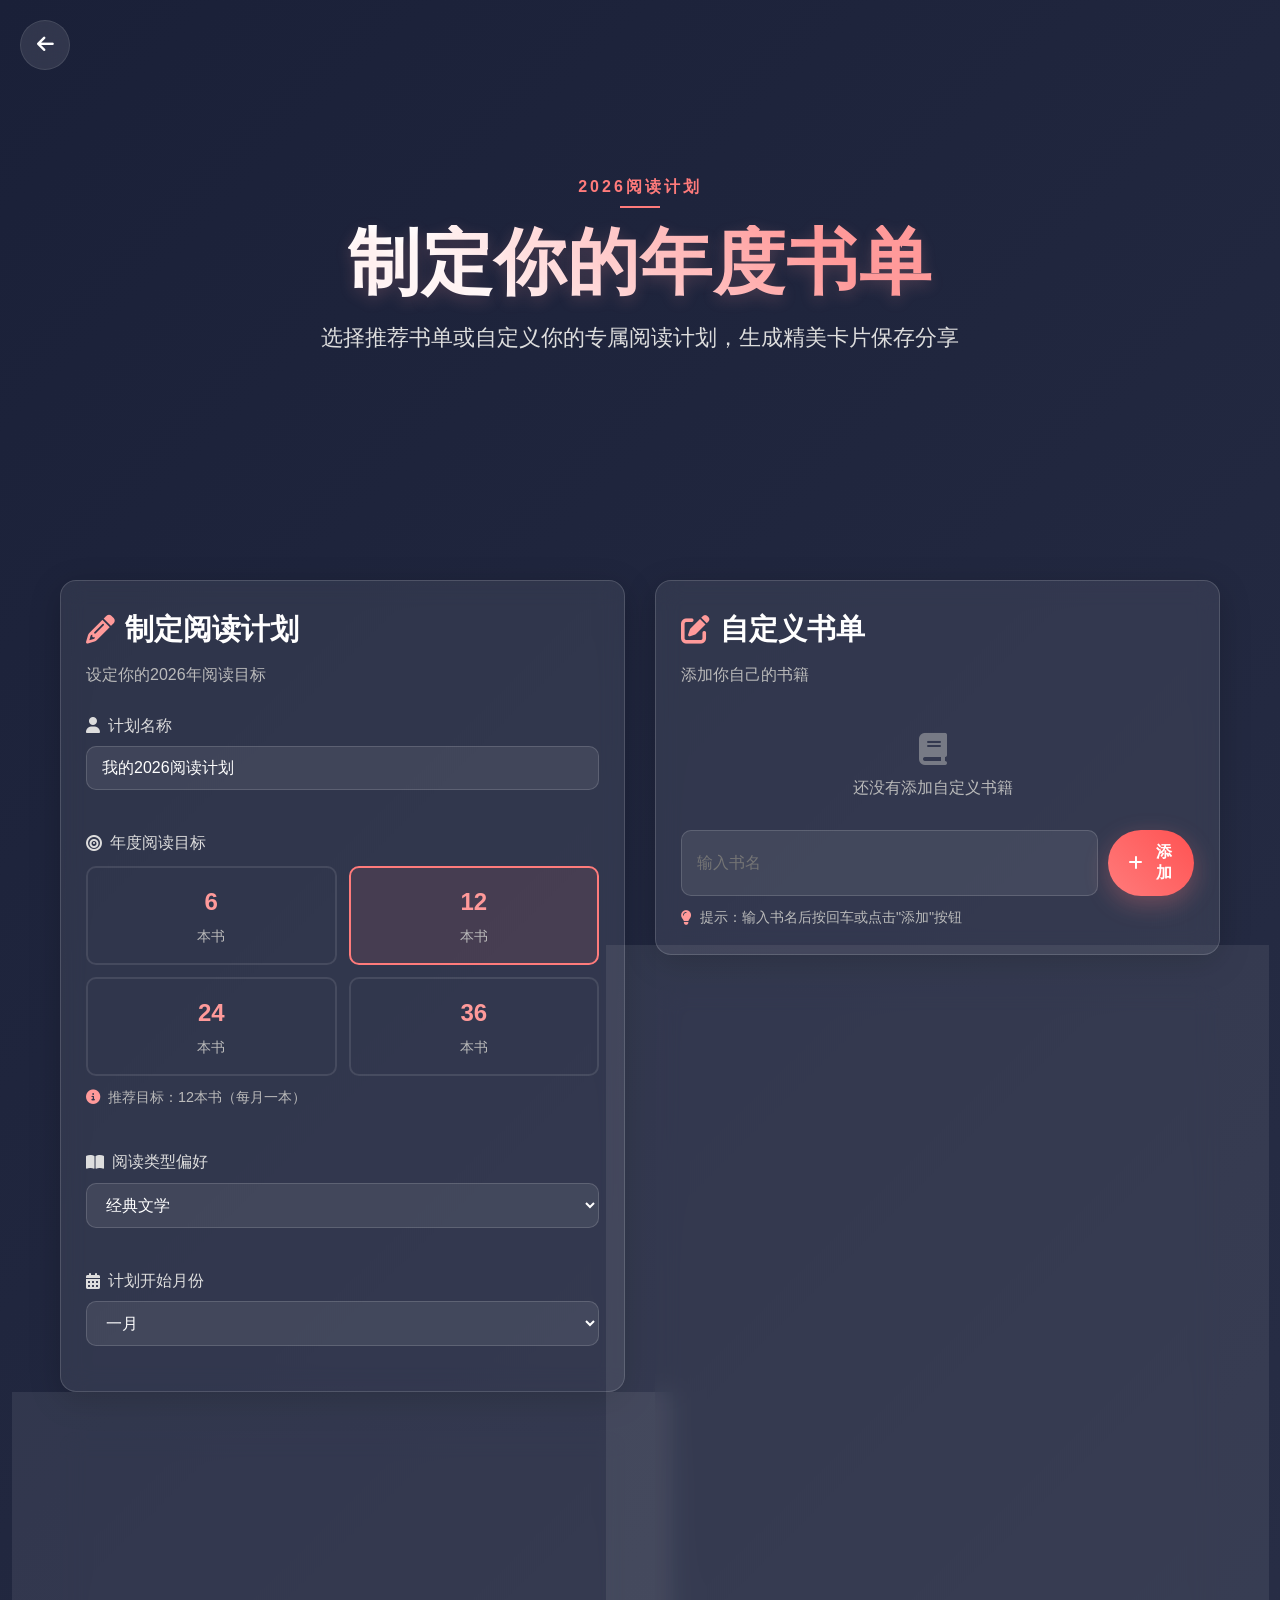
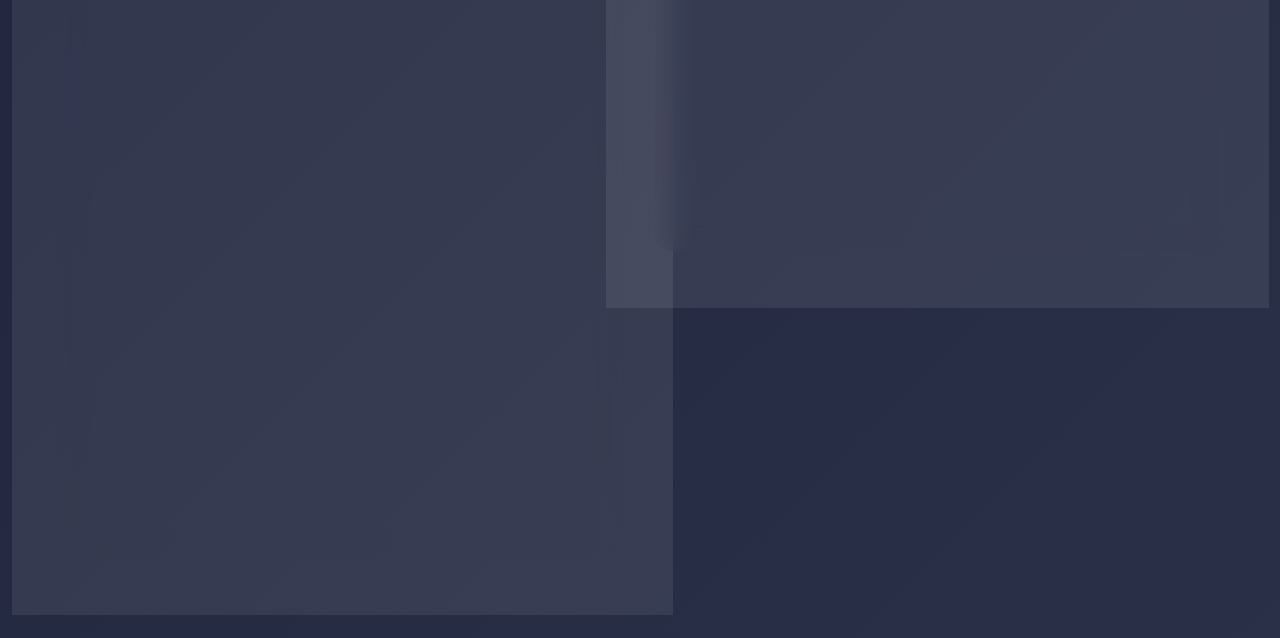
<file: zdjh.html>
<!DOCTYPE html>
<html lang="zh-CN">
<head>
    <meta charset="UTF-8">
    <meta name="viewport" content="width=device-width, initial-scale=1.0">
    <title>2026阅读计划制定 | 严肃文学研究小组</title>
    <link rel="stylesheet" href="https://cdnjs.cloudflare.com/ajax/libs/font-awesome/6.4.0/css/all.min.css">
    <style>
        /* 基础重置 */
        * {
            margin: 0;
            padding: 0;
            box-sizing: border-box;
            -webkit-tap-highlight-color: transparent;
        }
        
        html, body {
            width: 100%;
            overflow-x: hidden;
            position: relative;
            font-family: -apple-system, BlinkMacSystemFont, "Segoe UI", Roboto, "PingFang SC", "Hiragino Sans GB", "Microsoft YaHei", sans-serif;
        }
        
        body {
            background: linear-gradient(135deg, #1a2038 0%, #2a3048 100%);
            color: #f0f0f0;
            line-height: 1.6;
            min-height: 100vh;
            -webkit-font-smoothing: antialiased;
            -moz-osx-font-smoothing: grayscale;
        }
        
        /* 主容器 */
        .container {
            max-width: 1200px;
            margin: 0 auto;
            padding: 0 20px;
        }
        
        /* 返回按钮 */
        .back-btn {
            position: fixed;
            top: 20px;
            left: 20px;
            z-index: 100;
            background: rgba(255, 255, 255, 0.1);
            backdrop-filter: blur(10px);
            border: 1px solid rgba(255, 255, 255, 0.1);
            border-radius: 50%;
            width: 50px;
            height: 50px;
            display: flex;
            align-items: center;
            justify-content: center;
            color: #fff;
            font-size: 1.2rem;
            cursor: pointer;
            transition: all 0.3s ease;
            text-decoration: none;
        }
        
        .back-btn:hover {
            background: rgba(255, 255, 255, 0.2);
            transform: translateX(-3px);
        }
        
        /* 英雄区域 */
        .hero-section {
            min-height: 60vh;
            display: flex;
            flex-direction: column;
            justify-content: center;
            align-items: center;
            text-align: center;
            padding: 60px 20px 40px;
            position: relative;
        }
        
        .year-badge {
            font-size: 1rem;
            font-weight: 600;
            letter-spacing: 3px;
            text-transform: uppercase;
            color: #ff7b7b;
            margin-bottom: 25px;
            position: relative;
            display: inline-block;
        }
        
        .year-badge::after {
            content: '';
            position: absolute;
            bottom: -8px;
            left: 50%;
            transform: translateX(-50%);
            width: 40px;
            height: 2px;
            background: #ff7b7b;
        }
        
        .hero-title {
            font-size: clamp(2.8rem, 6vw, 4.5rem);
            font-weight: 800;
            line-height: 1.05;
            margin-bottom: 20px;
            background: linear-gradient(45deg, #fff 20%, #ff9a9a 80%);
            -webkit-background-clip: text;
            -webkit-text-fill-color: transparent;
            background-clip: text;
            letter-spacing: 1px;
            text-shadow: 0 5px 15px rgba(255, 154, 154, 0.2);
        }
        
        .hero-subtitle {
            font-size: clamp(1.1rem, 2vw, 1.4rem);
            color: #ddd;
            max-width: 700px;
            margin: 0 auto 30px;
            font-weight: 300;
        }
        
        /* 毛玻璃效果卡片 */
        .glass-card {
            background: rgba(255, 255, 255, 0.08);
            backdrop-filter: blur(12px);
            -webkit-backdrop-filter: blur(12px);
            border: 1px solid rgba(255, 255, 255, 0.15);
            border-radius: 16px;
            box-shadow: 0 8px 32px rgba(0, 0, 0, 0.2);
            padding: 25px;
            transition: all 0.3s ease;
        }
        
        .glass-card:hover {
            transform: translateY(-5px);
            border-color: rgba(255, 123, 123, 0.3);
            box-shadow: 0 12px 40px rgba(0, 0, 0, 0.3);
        }
        
        /* 内容区域 */
        .content-section {
            margin: 40px 0;
        }
        
        .section-header {
            margin-bottom: 25px;
        }
        
        .section-title {
            font-size: 1.8rem;
            font-weight: 600;
            margin-bottom: 10px;
            color: #fff;
            display: flex;
            align-items: center;
            gap: 10px;
        }
        
        .section-title i {
            color: #ff9a9a;
        }
        
        .section-subtitle {
            color: #bbb;
            font-size: 1rem;
        }
        
        /* 两列布局 */
        .two-column-layout {
            display: grid;
            grid-template-columns: 1fr 1fr;
            gap: 30px;
        }
        
        @media (max-width: 968px) {
            .two-column-layout {
                grid-template-columns: 1fr;
            }
        }
        
        /* 计划制定区域 */
        .plan-form {
            display: flex;
            flex-direction: column;
            gap: 20px;
        }
        
        .form-group {
            margin-bottom: 20px;
        }
        
        .form-label {
            display: block;
            margin-bottom: 8px;
            font-weight: 500;
            color: #ddd;
            display: flex;
            align-items: center;
            gap: 8px;
        }
        
        .form-input {
            width: 100%;
            padding: 12px 15px;
            background: rgba(255, 255, 255, 0.08);
            border: 1px solid rgba(255, 255, 255, 0.15);
            border-radius: 10px;
            color: #fff;
            font-size: 1rem;
            transition: all 0.3s ease;
        }
        
        .form-input:focus {
            outline: none;
            border-color: #ff7b7b;
            background: rgba(255, 255, 255, 0.1);
        }
        
        .form-select {
            width: 100%;
            padding: 12px 15px;
            background: rgba(255, 255, 255, 0.08);
            border: 1px solid rgba(255, 255, 255, 0.15);
            border-radius: 10px;
            color: #fff;
            font-size: 1rem;
            transition: all 0.3s ease;
        }
        
        .form-select:focus {
            outline: none;
            border-color: #ff7b7b;
            background: rgba(255, 255, 255, 0.1);
        }
        
        .form-select option {
            background: #2a3048;
            color: #fff;
        }
        
        .goal-options {
            display: grid;
            grid-template-columns: repeat(2, 1fr);
            gap: 12px;
            margin-top: 10px;
        }
        
        .goal-option {
            display: flex;
            flex-direction: column;
            align-items: center;
            justify-content: center;
            padding: 15px;
            border: 2px solid rgba(255, 255, 255, 0.1);
            border-radius: 10px;
            cursor: pointer;
            transition: all 0.3s ease;
            text-align: center;
        }
        
        .goal-option:hover {
            border-color: rgba(255, 123, 123, 0.3);
            transform: translateY(-3px);
        }
        
        .goal-option.selected {
            border-color: #ff7b7b;
            background: rgba(255, 123, 123, 0.1);
        }
        
        .goal-number {
            font-size: 1.5rem;
            font-weight: 700;
            color: #ff9a9a;
            margin-bottom: 5px;
        }
        
        .goal-label {
            font-size: 0.85rem;
            color: #bbb;
        }
        
        /* 书单推荐区域 */
        .book-recommendations {
            max-height: 500px;
            overflow-y: auto;
            padding-right: 10px;
        }
        
        .book-recommendations::-webkit-scrollbar {
            width: 6px;
        }
        
        .book-recommendations::-webkit-scrollbar-track {
            background: rgba(255, 255, 255, 0.05);
            border-radius: 3px;
        }
        
        .book-recommendations::-webkit-scrollbar-thumb {
            background: rgba(255, 123, 123, 0.5);
            border-radius: 3px;
        }
        
        .book-recommendations::-webkit-scrollbar-thumb:hover {
            background: rgba(255, 123, 123, 0.7);
        }
        
        .book-category {
            margin-bottom: 25px;
        }
        
        .category-title {
            font-size: 1.1rem;
            font-weight: 600;
            color: #ff9a9a;
            margin-bottom: 15px;
            padding-bottom: 8px;
            border-bottom: 1px solid rgba(255, 255, 255, 0.1);
        }
        
        .book-item {
            display: flex;
            align-items: flex-start;
            gap: 15px;
            padding: 12px;
            margin-bottom: 10px;
            border-radius: 10px;
            background: rgba(255, 255, 255, 0.05);
            transition: all 0.3s ease;
            cursor: pointer;
        }
        
        .book-item:hover {
            background: rgba(255, 255, 255, 0.08);
        }
        
        .book-item.selected {
            background: rgba(255, 123, 123, 0.1);
            border: 1px solid rgba(255, 123, 123, 0.3);
        }
        
        .book-checkbox {
            width: 18px;
            height: 18px;
            accent-color: #ff7b7b;
            margin-top: 3px;
            cursor: pointer;
        }
        
        .book-info {
            flex-grow: 1;
        }
        
        .book-title {
            font-size: 1rem;
            font-weight: 600;
            margin-bottom: 3px;
        }
        
        .book-author {
            font-size: 0.85rem;
            color: #bbb;
        }
        
        .book-tag {
            display: inline-block;
            font-size: 0.75rem;
            padding: 2px 8px;
            background: rgba(255, 123, 123, 0.15);
            color: #ff9a9a;
            border-radius: 20px;
            margin-top: 5px;
        }
        
        /* 自定义书单区域 */
        .custom-books {
            display: flex;
            flex-direction: column;
            gap: 15px;
            max-height: 300px;
            overflow-y: auto;
            padding-right: 10px;
        }
        
        .custom-book-item {
            display: flex;
            align-items: center;
            gap: 12px;
            padding: 12px;
            background: rgba(255, 255, 255, 0.05);
            border-radius: 10px;
        }
        
        .remove-book {
            background: transparent;
            border: none;
            color: #ff7b7b;
            font-size: 1rem;
            cursor: pointer;
            width: 30px;
            height: 30px;
            display: flex;
            align-items: center;
            justify-content: center;
            border-radius: 50%;
            transition: all 0.3s ease;
        }
        
        .remove-book:hover {
            background: rgba(255, 123, 123, 0.1);
        }
        
        .add-custom-book {
            display: flex;
            gap: 10px;
            margin-top: 10px;
        }
        
        .add-custom-book input {
            flex-grow: 1;
        }
        
        /* 计划预览卡片 */
        .plan-preview {
            position: sticky;
            top: 20px;
            margin-top: 30px;
        }
        
        .plan-card {
            background: linear-gradient(135deg, #2a3048 0%, #1a2038 100%);
            border: 1px solid rgba(255, 255, 255, 0.2);
            border-radius: 20px;
            padding: 30px;
            box-shadow: 0 15px 50px rgba(0, 0, 0, 0.3);
            position: relative;
            overflow: hidden;
        }
        
        .plan-card::before {
            content: '';
            position: absolute;
            top: 0;
            left: 0;
            right: 0;
            height: 5px;
            background: linear-gradient(90deg, #ff7b7b, #ff5252);
        }
        
        .plan-header {
            text-align: center;
            margin-bottom: 25px;
        }
        
        .plan-year {
            font-size: 2.5rem;
            font-weight: 800;
            background: linear-gradient(45deg, #fff 20%, #ff9a9a 80%);
            -webkit-background-clip: text;
            -webkit-text-fill-color: transparent;
            background-clip: text;
            margin-bottom: 5px;
        }
        
        .plan-subtitle {
            font-size: 1.2rem;
            color: #ddd;
            font-weight: 300;
        }
        
        .plan-details {
            display: grid;
            grid-template-columns: repeat(2, 1fr);
            gap: 20px;
            margin-bottom: 25px;
        }
        
        .detail-item {
            text-align: center;
        }
        
        .detail-value {
            font-size: 1.8rem;
            font-weight: 700;
            color: #ff9a9a;
            margin-bottom: 5px;
        }
        
        .detail-label {
            font-size: 0.9rem;
            color: #bbb;
        }
        
        .plan-books {
            margin-top: 20px;
        }
        
        .plan-books-title {
            font-size: 1.1rem;
            font-weight: 600;
            color: #fff;
            margin-bottom: 15px;
            padding-bottom: 8px;
            border-bottom: 1px solid rgba(255, 255, 255, 0.1);
        }
        
        .plan-book-list {
            max-height: 200px;
            overflow-y: auto;
            padding-right: 10px;
        }
        
        .plan-book-item {
            display: flex;
            align-items: center;
            gap: 10px;
            padding: 8px 0;
            border-bottom: 1px solid rgba(255, 255, 255, 0.05);
        }
        
        .plan-book-item:last-child {
            border-bottom: none;
        }
        
        .plan-book-number {
            font-size: 0.9rem;
            color: #ff9a9a;
            font-weight: 600;
            width: 25px;
        }
        
        .plan-book-title {
            font-size: 0.95rem;
            flex-grow: 1;
        }
        
        .plan-footer {
            text-align: center;
            margin-top: 25px;
            padding-top: 20px;
            border-top: 1px solid rgba(255, 255, 255, 0.1);
            color: #bbb;
            font-size: 0.9rem;
        }
        
        /* 按钮样式 */
        .btn-container {
            display: flex;
            gap: 15px;
            margin-top: 20px;
            flex-wrap: wrap;
        }
        
        .primary-btn {
            background: linear-gradient(45deg, #ff7b7b, #ff5252);
            color: white;
            border: none;
            border-radius: 50px;
            padding: 12px 25px;
            font-size: 1rem;
            font-weight: 600;
            cursor: pointer;
            display: inline-flex;
            align-items: center;
            gap: 10px;
            transition: all 0.3s ease;
            box-shadow: 0 8px 25px rgba(255, 123, 123, 0.3);
        }
        
        .primary-btn:hover {
            transform: translateY(-3px);
            box-shadow: 0 12px 30px rgba(255, 123, 123, 0.4);
        }
        
        .secondary-btn {
            background: transparent;
            color: #ff9a9a;
            border: 1px solid rgba(255, 123, 123, 0.3);
            border-radius: 50px;
            padding: 12px 25px;
            font-size: 1rem;
            font-weight: 600;
            cursor: pointer;
            display: inline-flex;
            align-items: center;
            gap: 10px;
            transition: all 0.3s ease;
        }
        
        .secondary-btn:hover {
            background: rgba(255, 123, 123, 0.1);
            border-color: #ff7b7b;
        }
        
        /* 响应式设计 */
        @media (max-width: 768px) {
            .container {
                padding: 0 15px;
            }
            
            .hero-title {
                font-size: 2.5rem;
            }
            
            .hero-subtitle {
                font-size: 1rem;
            }
            
            .section-title {
                font-size: 1.6rem;
            }
            
            .goal-options {
                grid-template-columns: 1fr;
            }
            
            .plan-details {
                grid-template-columns: 1fr;
                gap: 15px;
            }
            
            .back-btn {
                top: 15px;
                left: 15px;
                width: 45px;
                height: 45px;
            }
            
            .btn-container {
                flex-direction: column;
            }
            
            .primary-btn, .secondary-btn {
                width: 100%;
                justify-content: center;
            }
        }
        
        @media (max-width: 480px) {
            .hero-title {
                font-size: 2rem;
            }
            
            .plan-card {
                padding: 20px;
            }
            
            .plan-year {
                font-size: 2rem;
            }
        }
        
        /* 提示信息 */
        .hint {
            display: flex;
            align-items: center;
            gap: 8px;
            color: #bbb;
            font-size: 0.9rem;
            margin-top: 10px;
        }
        
        .hint i {
            color: #ff9a9a;
        }
        
        /* 模态框 */
        .modal {
            display: none;
            position: fixed;
            top: 0;
            left: 0;
            width: 100%;
            height: 100%;
            background: rgba(26, 32, 56, 0.95);
            z-index: 2000;
            justify-content: center;
            align-items: center;
            padding: 20px;
            opacity: 0;
            transition: opacity 0.3s ease;
        }
        
        .modal.active {
            display: flex;
            opacity: 1;
        }
        
        .modal-content {
            background: rgba(42, 48, 72, 0.95);
            backdrop-filter: blur(15px);
            -webkit-backdrop-filter: blur(15px);
            border: 1px solid rgba(255, 255, 255, 0.15);
            border-radius: 20px;
            width: 100%;
            max-width: 500px;
            padding: 30px 25px;
            position: relative;
            box-shadow: 0 20px 60px rgba(0, 0, 0, 0.5);
            animation: modalAppear 0.4s ease;
        }
        
        .modal-close {
            position: absolute;
            top: 15px;
            right: 15px;
            background: transparent;
            border: none;
            color: #aaa;
            font-size: 1.8rem;
            cursor: pointer;
            width: 40px;
            height: 40px;
            display: flex;
            align-items: center;
            justify-content: center;
            border-radius: 50%;
            transition: all 0.2s ease;
        }
        
        .modal-close:hover {
            color: #ff7b7b;
            background: rgba(255, 255, 255, 0.05);
        }
        
        .modal-title {
            font-size: 1.8rem;
            font-weight: 700;
            margin-bottom: 20px;
            color: #fff;
        }
        
        @keyframes modalAppear {
            from {
                transform: scale(0.9);
                opacity: 0;
            }
            to {
                transform: scale(1);
                opacity: 1;
            }
        }
    </style>
</head>
<body>
    <!-- 返回按钮 -->
    <a href="yuandan.html" class="back-btn">
        <i class="fas fa-arrow-left"></i>
    </a>
    
    <div class="container">
        <!-- 英雄区域 -->
        <section class="hero-section">
            <div class="year-badge">2026阅读计划</div>
            <h1 class="hero-title">制定你的年度书单</h1>
            <p class="hero-subtitle">选择推荐书单或自定义你的专属阅读计划，生成精美卡片保存分享</p>
        </section>
        
        <!-- 主要内容区域 -->
        <div class="two-column-layout">
            <!-- 左侧：计划制定 -->
            <div class="content-section">
                <div class="glass-card">
                    <div class="section-header">
                        <h2 class="section-title"><i class="fas fa-pencil-alt"></i> 制定阅读计划</h2>
                        <p class="section-subtitle">设定你的2026年阅读目标</p>
                    </div>
                    
                    <div class="plan-form">
                        <div class="form-group">
                            <label class="form-label">
                                <i class="fas fa-user"></i>
                                计划名称
                            </label>
                            <input type="text" class="form-input" id="planName" placeholder="例如：我的2026经典文学之旅" value="我的2026阅读计划">
                        </div>
                        
                        <div class="form-group">
                            <label class="form-label">
                                <i class="fas fa-bullseye"></i>
                                年度阅读目标
                            </label>
                            <div class="goal-options">
                                <div class="goal-option" data-goal="6">
                                    <div class="goal-number">6</div>
                                    <div class="goal-label">本书</div>
                                </div>
                                <div class="goal-option selected" data-goal="12">
                                    <div class="goal-number">12</div>
                                    <div class="goal-label">本书</div>
                                </div>
                                <div class="goal-option" data-goal="24">
                                    <div class="goal-number">24</div>
                                    <div class="goal-label">本书</div>
                                </div>
                                <div class="goal-option" data-goal="36">
                                    <div class="goal-number">36</div>
                                    <div class="goal-label">本书</div>
                                </div>
                            </div>
                            <div class="hint">
                                <i class="fas fa-info-circle"></i>
                                推荐目标：12本书（每月一本）
                            </div>
                        </div>
                        
                        <div class="form-group">
                            <label class="form-label">
                                <i class="fas fa-book-open"></i>
                                阅读类型偏好
                            </label>
                            <select class="form-select" id="readingPreference">
                                <option value="classic">经典文学</option>
                                <option value="modern">现代文学</option>
                                <option value="mix">混合类型</option>
                                <option value="philosophy">哲学思想</option>
                                <option value="history">历史传记</option>
                            </select>
                        </div>
                        
                        <div class="form-group">
                            <label class="form-label">
                                <i class="fas fa-calendar-alt"></i>
                                计划开始月份
                            </label>
                            <select class="form-select" id="startMonth">
                                <option value="1">一月</option>
                                <option value="2">二月</option>
                                <option value="3">三月</option>
                                <option value="4">四月</option>
                                <option value="5">五月</option>
                                <option value="6">六月</option>
                                <option value="7">七月</option>
                                <option value="8">八月</option>
                                <option value="9">九月</option>
                                <option value="10">十月</option>
                                <option value="11">十一月</option>
                                <option value="12">十二月</option>
                            </select>
                        </div>
                    </div>
                </div>
                
                <!-- 书单推荐区域 -->
                <div class="content-section">
                    <div class="glass-card">
                        <div class="section-header">
                            <h2 class="section-title"><i class="fas fa-bookmark"></i> 推荐书单</h2>
                            <p class="section-subtitle">从我们的推荐书单中选择书籍</p>
                        </div>
                        
                        <div class="book-recommendations" id="bookRecommendations">
                            <!-- 书单内容将通过JavaScript动态生成 -->
                        </div>
                        
                        <div class="btn-container" style="margin-top: 20px;">
                            <button class="secondary-btn" id="selectAllBtn">
                                <i class="fas fa-check-double"></i>
                                全选推荐
                            </button>
                            <button class="secondary-btn" id="clearSelectionBtn">
                                <i class="fas fa-times"></i>
                                清除选择
                            </button>
                        </div>
                    </div>
                </div>
            </div>
            
            <!-- 右侧：自定义书单和预览 -->
            <div class="content-section">
                <!-- 自定义书单区域 -->
                <div class="glass-card">
                    <div class="section-header">
                        <h2 class="section-title"><i class="fas fa-edit"></i> 自定义书单</h2>
                        <p class="section-subtitle">添加你自己的书籍</p>
                    </div>
                    
                    <div class="custom-books" id="customBooksList">
                        <!-- 自定义书籍列表将通过JavaScript动态生成 -->
                    </div>
                    
                    <div class="add-custom-book">
                        <input type="text" class="form-input" id="customBookTitle" placeholder="输入书名">
                        <button class="primary-btn" id="addCustomBookBtn" style="padding: 12px 20px;">
                            <i class="fas fa-plus"></i>
                            添加
                        </button>
                    </div>
                    
                    <div class="hint">
                        <i class="fas fa-lightbulb"></i>
                        提示：输入书名后按回车或点击"添加"按钮
                    </div>
                </div>
                
                <!-- 计划预览卡片 -->
                <div class="plan-preview">
                    <div class="glass-card">
                        <div class="section-header">
                            <h2 class="section-title"><i class="fas fa-eye"></i> 计划预览</h2>
                            <p class="section-subtitle">你的2026阅读计划卡片</p>
                        </div>
                        
                        <div class="plan-card" id="planCard">
                            <div class="plan-header">
                                <div class="plan-year">2026</div>
                                <div class="plan-subtitle" id="planCardName">我的2026阅读计划</div>
                            </div>
                            
                            <div class="plan-details">
                                <div class="detail-item">
                                    <div class="detail-value" id="planCardGoal">12</div>
                                    <div class="detail-label">目标书籍</div>
                                </div>
                                <div class="detail-item">
                                    <div class="detail-value" id="planCardSelected">0</div>
                                    <div class="detail-label">已选书籍</div>
                                </div>
                                <div class="detail-item">
                                    <div class="detail-value" id="planCardType">经典文学</div>
                                    <div class="detail-label">阅读类型</div>
                                </div>
                                <div class="detail-item">
                                    <div class="detail-value" id="planCardMonth">一月</div>
                                    <div class="detail-label">开始月份</div>
                                </div>
                            </div>
                            
                            <div class="plan-books">
                                <div class="plan-books-title">阅读书单</div>
                                <div class="plan-book-list" id="planCardBooks">
                                    <!-- 计划书单将通过JavaScript动态生成 -->
                                </div>
                            </div>
                            
                            <div class="plan-footer">
                                <i class="fas fa-quote-left"></i>
                                阅读是一座随身携带的避难所
                                <i class="fas fa-quote-right"></i>
                            </div>
                        </div>
                        
                        <div class="btn-container" style="margin-top: 25px;">
                            <button class="primary-btn" id="savePlanBtn">
                                <i class="fas fa-save"></i>
                                保存计划
                            </button>
                            <button class="secondary-btn" id="screenshotBtn">
                                <i class="fas fa-camera"></i>
                                截图保存
                            </button>
                        </div>
                        
                        <div class="hint">
                            <i class="fas fa-mobile-alt"></i>
                            提示：在移动设备上，长按卡片即可保存图片
                        </div>
                    </div>
                </div>
            </div>
        </div>
    </div>
    
    <!-- 成功模态框 -->
    <div class="modal" id="successModal">
        <div class="modal-content">
            <button class="modal-close" id="closeSuccessModal">&times;</button>
            <div style="text-align: center; padding: 20px 0;">
                <div style="font-size: 5rem; color: #4caf50; margin-bottom: 20px;">
                    <i class="fas fa-check-circle"></i>
                </div>
                <h2 class="modal-title">计划保存成功！</h2>
                <p style="color: #ddd; margin-bottom: 30px;">你的2026阅读计划已保存，现在可以截图分享给你的朋友了。</p>
                
                <div class="btn-container" style="justify-content: center;">
                    <button class="primary-btn" id="sharePlanBtn">
                        <i class="fas fa-share-alt"></i>
                        分享到社群
                    </button>
                    <button class="secondary-btn" id="newPlanBtn">
                        <i class="fas fa-plus"></i>
                        创建新计划
                    </button>
                </div>
            </div>
        </div>
    </div>

    <!-- 引入html2canvas库用于截图 -->
    <script src="https://html2canvas.hertzen.com/dist/html2canvas.min.js"></script>
    
    <script>
        // 数据模型
        let readingPlan = {
            name: "我的2026阅读计划",
            goal: 12,
            preference: "classic",
            startMonth: "1",
            selectedBooks: [], // 选中的推荐书籍ID
            customBooks: [] // 自定义书籍
        };

        // 推荐书单数据
        const bookRecommendations = {
            classic: [
                { id: 1, title: "《百年孤独》", author: "加西亚·马尔克斯", tag: "魔幻现实主义" },
                { id: 2, title: "《战争与和平》", author: "列夫·托尔斯泰", tag: "史诗巨著" },
                { id: 3, title: "《红楼梦》", author: "曹雪芹", tag: "中国古典" },
                { id: 4, title: "《1984》", author: "乔治·奥威尔", tag: "反乌托邦" },
                { id: 5, title: "《悲惨世界》", author: "维克多·雨果", tag: "社会史诗" },
                { id: 6, title: "《老人与海》", author: "欧内斯特·海明威", tag: "美国文学" },
                { id: 7, title: "《傲慢与偏见》", author: "简·奥斯汀", tag: "爱情小说" },
                { id: 8, title: "《麦田里的守望者》", author: "J.D.塞林格", tag: "成长小说" }
            ],
            modern: [
                { id: 9, title: "《活着》", author: "余华", tag: "中国当代" },
                { id: 10, title: "《追风筝的人》", author: "卡勒德·胡赛尼", tag: "成长救赎" },
                { id: 11, title: "《挪威的森林》", author: "村上春树", tag: "日本文学" },
                { id: 12, title: "《白夜行》", author: "东野圭吾", tag: "悬疑推理" },
                { id: 13, title: "《平凡的世界》", author: "路遥", tag: "中国当代" },
                { id: 14, title: "《小王子》", author: "安托万·德·圣-埃克苏佩里", tag: "寓言" },
                { id: 15, title: "《霍乱时期的爱情》", author: "加西亚·马尔克斯", tag: "爱情小说" },
                { id: 16, title: "《围城》", author: "钱钟书", tag: "讽刺文学" }
            ],
            philosophy: [
                { id: 17, title: "《理想国》", author: "柏拉图", tag: "哲学经典" },
                { id: 18, title: "《查拉图斯特拉如是说》", author: "尼采", tag: "哲学" },
                { id: 19, title: "《存在与时间》", author: "海德格尔", tag: "存在主义" },
                { id: 20, title: "《沉思录》", author: "马可·奥勒留", tag: "斯多葛哲学" },
                { id: 21, title: "《道德经》", author: "老子", tag: "道家经典" },
                { id: 22, title: "《中国哲学简史》", author: "冯友兰", tag: "中国哲学" },
                { id: 23, title: "《苏菲的世界》", author: "乔斯坦·贾德", tag: "哲学入门" },
                { id: 24, title: "《西方哲学史》", author: "伯特兰·罗素", tag: "哲学史" }
            ],
            history: [
                { id: 25, title: "《史记》", author: "司马迁", tag: "中国历史" },
                { id: 26, title: "《人类简史》", author: "尤瓦尔·赫拉利", tag: "宏观历史" },
                { id: 27, title: "《明朝那些事儿》", author: "当年明月", tag: "通俗历史" },
                { id: 28, title: "《罗马人的故事》", author: "盐野七生", tag: "罗马史" },
                { id: 29, title: "《万历十五年》", author: "黄仁宇", tag: "历史研究" },
                { id: 30, title: "《全球通史》", author: "斯塔夫里阿诺斯", tag: "世界历史" },
                { id: 31, title: "《曾国藩传》", author: "张宏杰", tag: "人物传记" },
                { id: 32, title: "《枪炮、病菌与钢铁》", author: "贾雷德·戴蒙德", tag: "人类历史" }
            ],
            mix: [] // 混合类型将随机从各类中选择
        };

        // DOM元素
        const planNameInput = document.getElementById('planName');
        const goalOptions = document.querySelectorAll('.goal-option');
        const readingPreferenceSelect = document.getElementById('readingPreference');
        const startMonthSelect = document.getElementById('startMonth');
        const bookRecommendationsContainer = document.getElementById('bookRecommendations');
        const customBooksList = document.getElementById('customBooksList');
        const customBookTitleInput = document.getElementById('customBookTitle');
        const addCustomBookBtn = document.getElementById('addCustomBookBtn');
        const selectAllBtn = document.getElementById('selectAllBtn');
        const clearSelectionBtn = document.getElementById('clearSelectionBtn');
        const savePlanBtn = document.getElementById('savePlanBtn');
        const screenshotBtn = document.getElementById('screenshotBtn');
        const successModal = document.getElementById('successModal');
        const planCard = document.getElementById('planCard');
        
        // 计划卡片元素
        const planCardName = document.getElementById('planCardName');
        const planCardGoal = document.getElementById('planCardGoal');
        const planCardSelected = document.getElementById('planCardSelected');
        const planCardType = document.getElementById('planCardType');
        const planCardMonth = document.getElementById('planCardMonth');
        const planCardBooks = document.getElementById('planCardBooks');

        // 初始化
        document.addEventListener('DOMContentLoaded', function() {
            loadPlanData();
            renderBookRecommendations();
            renderCustomBooks();
            updatePlanCard();
            initEventListeners();
            
            // 初始化混合书单（从各类中随机选择8本）
            initializeMixedBooks();
        });
        
        // 初始化混合书单
        function initializeMixedBooks() {
            const allBooks = [];
            for (const category in bookRecommendations) {
                if (category !== 'mix') {
                    allBooks.push(...bookRecommendations[category]);
                }
            }
            
            // 随机选择8本书
            const mixedBooks = [];
            const usedIndices = new Set();
            while (mixedBooks.length < 8 && mixedBooks.length < allBooks.length) {
                const randomIndex = Math.floor(Math.random() * allBooks.length);
                if (!usedIndices.has(randomIndex)) {
                    mixedBooks.push(allBooks[randomIndex]);
                    usedIndices.add(randomIndex);
                }
            }
            
            bookRecommendations.mix = mixedBooks;
        }
        
        // 从localStorage加载数据
        function loadPlanData() {
            const savedData = localStorage.getItem('readingPlan2026');
            if (savedData) {
                readingPlan = JSON.parse(savedData);
                
                // 更新表单
                planNameInput.value = readingPlan.name;
                readingPreferenceSelect.value = readingPlan.preference;
                startMonthSelect.value = readingPlan.startMonth;
                
                // 更新目标选择
                goalOptions.forEach(option => {
                    option.classList.remove('selected');
                    if (parseInt(option.getAttribute('data-goal')) === readingPlan.goal) {
                        option.classList.add('selected');
                    }
                });
            }
        }
        
        // 保存数据到localStorage
        function savePlanData() {
            localStorage.setItem('readingPlan2026', JSON.stringify(readingPlan));
        }
        
        // 渲染推荐书单
        function renderBookRecommendations() {
            const preference = readingPlan.preference;
            const books = bookRecommendations[preference];
            
            bookRecommendationsContainer.innerHTML = '';
            
            if (preference === 'mix') {
                // 混合类型：按类别分组显示
                const categories = ['classic', 'modern', 'philosophy', 'history'];
                categories.forEach(category => {
                    const categoryBooks = bookRecommendations[category];
                    if (categoryBooks.length > 0) {
                        const categoryTitle = getCategoryName(category);
                        renderBookCategory(categoryTitle, categoryBooks);
                    }
                });
            } else {
                // 单一类型：直接显示
                const categoryTitle = getCategoryName(preference);
                renderBookCategory(categoryTitle, books);
            }
            
            // 为复选框添加事件监听
            document.querySelectorAll('.book-checkbox').forEach(checkbox => {
                checkbox.addEventListener('change', function() {
                    const bookId = parseInt(this.getAttribute('data-id'));
                    const bookItem = this.closest('.book-item');
                    
                    if (this.checked) {
                        if (!readingPlan.selectedBooks.includes(bookId)) {
                            readingPlan.selectedBooks.push(bookId);
                        }
                        bookItem.classList.add('selected');
                    } else {
                        readingPlan.selectedBooks = readingPlan.selectedBooks.filter(id => id !== bookId);
                        bookItem.classList.remove('selected');
                    }
                    
                    updatePlanCard();
                    savePlanData();
                });
            });
            
            // 初始化选中状态
            updateBookSelectionState();
        }
        
        // 渲染书单类别
        function renderBookCategory(categoryTitle, books) {
            const categoryDiv = document.createElement('div');
            categoryDiv.className = 'book-category';
            categoryDiv.innerHTML = `<div class="category-title">${categoryTitle}</div>`;
            
            books.forEach(book => {
                const bookItem = document.createElement('div');
                bookItem.className = 'book-item';
                bookItem.innerHTML = `
                    <input type="checkbox" class="book-checkbox" data-id="${book.id}">
                    <div class="book-info">
                        <div class="book-title">${book.title}</div>
                        <div class="book-author">${book.author}</div>
                        <div class="book-tag">${book.tag}</div>
                    </div>
                `;
                categoryDiv.appendChild(bookItem);
            });
            
            bookRecommendationsContainer.appendChild(categoryDiv);
        }
        
        // 获取类别名称
        function getCategoryName(categoryKey) {
            const categoryNames = {
                classic: "经典文学",
                modern: "现代文学",
                philosophy: "哲学思想",
                history: "历史传记",
                mix: "混合书单"
            };
            return categoryNames[categoryKey] || categoryKey;
        }
        
        // 更新书籍选中状态
        function updateBookSelectionState() {
            document.querySelectorAll('.book-checkbox').forEach(checkbox => {
                const bookId = parseInt(checkbox.getAttribute('data-id'));
                const bookItem = checkbox.closest('.book-item');
                
                if (readingPlan.selectedBooks.includes(bookId)) {
                    checkbox.checked = true;
                    bookItem.classList.add('selected');
                } else {
                    checkbox.checked = false;
                    bookItem.classList.remove('selected');
                }
            });
        }
        
        // 渲染自定义书籍
        function renderCustomBooks() {
            customBooksList.innerHTML = '';
            
            if (readingPlan.customBooks.length === 0) {
                customBooksList.innerHTML = `
                    <div style="text-align: center; padding: 20px; color: #bbb;">
                        <i class="fas fa-book" style="font-size: 2rem; margin-bottom: 10px; opacity: 0.5;"></i>
                        <p>还没有添加自定义书籍</p>
                    </div>
                `;
                return;
            }
            
            readingPlan.customBooks.forEach((book, index) => {
                const bookItem = document.createElement('div');
                bookItem.className = 'custom-book-item';
                bookItem.innerHTML = `
                    <div style="flex-grow: 1;">
                        <div style="font-weight: 500;">${book.title}</div>
                        ${book.author ? `<div style="font-size: 0.85rem; color: #bbb;">${book.author}</div>` : ''}
                    </div>
                    <button class="remove-book" data-index="${index}">
                        <i class="fas fa-times"></i>
                    </button>
                `;
                customBooksList.appendChild(bookItem);
            });
            
            // 为删除按钮添加事件监听
            document.querySelectorAll('.remove-book').forEach(button => {
                button.addEventListener('click', function() {
                    const index = parseInt(this.getAttribute('data-index'));
                    readingPlan.customBooks.splice(index, 1);
                    savePlanData();
                    renderCustomBooks();
                    updatePlanCard();
                });
            });
        }
        
        // 更新计划卡片
        function updatePlanCard() {
            // 获取所有选中的书籍（包括推荐和自定义）
            const allSelectedBooks = [];
            
            // 添加选中的推荐书籍
            const preference = readingPlan.preference;
            let allBooks = [];
            if (preference === 'mix') {
                // 混合类型：从所有类别中收集
                const categories = ['classic', 'modern', 'philosophy', 'history'];
                categories.forEach(category => {
                    allBooks = allBooks.concat(bookRecommendations[category]);
                });
            } else {
                allBooks = bookRecommendations[preference];
            }
            
            readingPlan.selectedBooks.forEach(bookId => {
                const book = allBooks.find(b => b.id === bookId);
                if (book) {
                    allSelectedBooks.push(book);
                }
            });
            
            // 添加自定义书籍
            readingPlan.customBooks.forEach(book => {
                allSelectedBooks.push({
                    title: book.title,
                    author: book.author || "未知作者"
                });
            });
            
            // 更新卡片数据
            planCardName.textContent = readingPlan.name;
            planCardGoal.textContent = readingPlan.goal;
            planCardSelected.textContent = allSelectedBooks.length;
            planCardType.textContent = getCategoryName(readingPlan.preference);
            planCardMonth.textContent = getMonthName(readingPlan.startMonth);
            
            // 更新书籍列表
            planCardBooks.innerHTML = '';
            const maxBooksToShow = 8; // 最多显示8本书
            const booksToShow = allSelectedBooks.slice(0, maxBooksToShow);
            
            booksToShow.forEach((book, index) => {
                const bookItem = document.createElement('div');
                bookItem.className = 'plan-book-item';
                bookItem.innerHTML = `
                    <div class="plan-book-number">${index + 1}</div>
                    <div class="plan-book-title">${book.title}</div>
                `;
                planCardBooks.appendChild(bookItem);
            });
            
            // 如果还有更多书籍，显示提示
            if (allSelectedBooks.length > maxBooksToShow) {
                const moreItem = document.createElement('div');
                moreItem.className = 'plan-book-item';
                moreItem.innerHTML = `
                    <div class="plan-book-number">...</div>
                    <div class="plan-book-title">还有 ${allSelectedBooks.length - maxBooksToShow} 本书</div>
                `;
                planCardBooks.appendChild(moreItem);
            }
            
            // 如果没有书籍，显示提示
            if (allSelectedBooks.length === 0) {
                planCardBooks.innerHTML = `
                    <div style="text-align: center; padding: 20px; color: #bbb;">
                        <i class="fas fa-book-open" style="opacity: 0.5;"></i>
                        <div style="margin-top: 10px;">尚未选择书籍</div>
                    </div>
                `;
            }
            
            savePlanData();
        }
        
        // 获取月份名称
        function getMonthName(monthNumber) {
            const months = [
                '一月', '二月', '三月', '四月', '五月', '六月',
                '七月', '八月', '九月', '十月', '十一月', '十二月'
            ];
            return months[parseInt(monthNumber) - 1] || '一月';
        }
        
        // 事件监听器初始化
        function initEventListeners() {
            // 计划名称输入
            planNameInput.addEventListener('input', function() {
                readingPlan.name = this.value;
                updatePlanCard();
            });
            
            // 目标选择
            goalOptions.forEach(option => {
                option.addEventListener('click', function() {
                    goalOptions.forEach(opt => opt.classList.remove('selected'));
                    this.classList.add('selected');
                    readingPlan.goal = parseInt(this.getAttribute('data-goal'));
                    updatePlanCard();
                });
            });
            
            // 阅读偏好选择
            readingPreferenceSelect.addEventListener('change', function() {
                readingPlan.preference = this.value;
                renderBookRecommendations();
                updatePlanCard();
            });
            
            // 开始月份选择
            startMonthSelect.addEventListener('change', function() {
                readingPlan.startMonth = this.value;
                updatePlanCard();
            });
            
            // 全选按钮
            selectAllBtn.addEventListener('click', function() {
                const preference = readingPlan.preference;
                let allBooks = [];
                
                if (preference === 'mix') {
                    // 混合类型：从所有类别中收集
                    const categories = ['classic', 'modern', 'philosophy', 'history'];
                    categories.forEach(category => {
                        allBooks = allBooks.concat(bookRecommendations[category]);
                    });
                } else {
                    allBooks = bookRecommendations[preference];
                }
                
                readingPlan.selectedBooks = allBooks.map(book => book.id);
                updateBookSelectionState();
                updatePlanCard();
                savePlanData();
                
                showToast(`已全选 ${allBooks.length} 本书`);
            });
            
            // 清除选择按钮
            clearSelectionBtn.addEventListener('click', function() {
                readingPlan.selectedBooks = [];
                updateBookSelectionState();
                updatePlanCard();
                savePlanData();
                
                showToast('已清除所有选择');
            });
            
            // 添加自定义书籍
            addCustomBookBtn.addEventListener('click', addCustomBook);
            
            customBookTitleInput.addEventListener('keypress', function(e) {
                if (e.key === 'Enter') {
                    addCustomBook();
                }
            });
            
            // 保存计划按钮
            savePlanBtn.addEventListener('click', function() {
                // 验证至少选择了一本书
                const totalBooks = readingPlan.selectedBooks.length + readingPlan.customBooks.length;
                if (totalBooks === 0) {
                    showToast('请至少选择或添加一本书', 'warning');
                    return;
                }
                
                // 显示成功模态框
                successModal.classList.add('active');
                document.body.style.overflow = 'hidden';
                
                // 保存计划
                savePlanData();
                showToast('计划保存成功！');
            });
            
            // 截图按钮
            screenshotBtn.addEventListener('click', function() {
                // 使用html2canvas截图
                html2canvas(planCard, {
                    backgroundColor: null,
                    scale: 2, // 提高分辨率
                    useCORS: true
                }).then(canvas => {
                    // 将canvas转换为图片URL
                    const imageUrl = canvas.toDataURL('image/png');
                    
                    // 创建下载链接
                    const link = document.createElement('a');
                    link.href = imageUrl;
                    link.download = '2026阅读计划.png';
                    document.body.appendChild(link);
                    link.click();
                    document.body.removeChild(link);
                    
                    showToast('计划卡片已保存为图片');
                }).catch(error => {
                    console.error('截图失败:', error);
                    showToast('截图失败，请重试', 'error');
                });
            });
            
            // 关闭成功模态框
            document.getElementById('closeSuccessModal').addEventListener('click', function() {
                successModal.classList.remove('active');
                document.body.style.overflow = 'auto';
            });
            
            // 点击模态框外部关闭
            successModal.addEventListener('click', function(e) {
                if (e.target === successModal) {
                    successModal.classList.remove('active');
                    document.body.style.overflow = 'auto';
                }
            });
            
            // 分享计划按钮
            document.getElementById('sharePlanBtn').addEventListener('click', function() {
                // 在实际应用中，这里会连接到社交媒体API
                showToast('分享功能将在正式版本中开放');
            });
            
            // 创建新计划按钮
            document.getElementById('newPlanBtn').addEventListener('click', function() {
                // 重置计划
                readingPlan = {
                    name: "我的2026阅读计划",
                    goal: 12,
                    preference: "classic",
                    startMonth: "1",
                    selectedBooks: [],
                    customBooks: []
                };
                
                // 更新表单
                planNameInput.value = readingPlan.name;
                readingPreferenceSelect.value = readingPlan.preference;
                startMonthSelect.value = readingPlan.startMonth;
                
                // 更新目标选择
                goalOptions.forEach(option => {
                    option.classList.remove('selected');
                    if (parseInt(option.getAttribute('data-goal')) === readingPlan.goal) {
                        option.classList.add('selected');
                    }
                });
                
                // 重新渲染
                renderBookRecommendations();
                renderCustomBooks();
                updatePlanCard();
                
                // 关闭模态框
                successModal.classList.remove('active');
                document.body.style.overflow = 'auto';
                
                showToast('已创建新计划');
            });
        }
        
        // 添加自定义书籍
        function addCustomBook() {
            const title = customBookTitleInput.value.trim();
            if (!title) {
                showToast('请输入书名', 'warning');
                return;
            }
            
            // 简单解析作者（如果有的话）
            let bookTitle = title;
            let bookAuthor = null;
            
            // 尝试解析格式："书名 - 作者"
            const dashIndex = title.indexOf(' - ');
            if (dashIndex !== -1) {
                bookTitle = title.substring(0, dashIndex).trim();
                bookAuthor = title.substring(dashIndex + 3).trim();
            }
            
            // 添加书籍
            readingPlan.customBooks.push({
                title: bookTitle,
                author: bookAuthor
            });
            
            // 保存并更新
            savePlanData();
            renderCustomBooks();
            updatePlanCard();
            
            // 清空输入框
            customBookTitleInput.value = '';
            customBookTitleInput.focus();
            
            showToast(`《${bookTitle}》已添加到书单`);
        }
        
        // 显示提示消息
        function showToast(message, type = 'success') {
            // 创建toast元素
            const toast = document.createElement('div');
            toast.style.cssText = `
                position: fixed;
                bottom: 30px;
                left: 50%;
                transform: translateX(-50%);
                background: ${type === 'success' ? 'rgba(42, 48, 72, 0.95)' : 'rgba(244, 67, 54, 0.95)'};
                backdrop-filter: blur(10px);
                color: #fff;
                padding: 15px 25px;
                border-radius: 50px;
                box-shadow: 0 5px 20px rgba(0, 0, 0, 0.3);
                border: 1px solid rgba(255, 255, 255, 0.1);
                z-index: 3000;
                font-size: 0.9rem;
                animation: fadeInUp 0.3s ease;
                display: flex;
                align-items: center;
                gap: 10px;
            `;
            
            const icon = type === 'success' ? 'fa-check-circle' : 'fa-exclamation-triangle';
            const iconColor = type === 'success' ? '#4caf50' : '#ffc107';
            
            toast.innerHTML = `<i class="fas ${icon}" style="color: ${iconColor};"></i> ${message}`;
            document.body.appendChild(toast);
            
            // 3秒后移除
            setTimeout(() => {
                toast.style.animation = 'fadeOut 0.3s ease';
                setTimeout(() => {
                    if (toast.parentNode) {
                        toast.parentNode.removeChild(toast);
                    }
                }, 300);
            }, 3000);
        }
        
        // 添加CSS动画
        const style = document.createElement('style');
        style.textContent = `
            @keyframes fadeInUp {
                from { opacity: 0; transform: translate(-50%, 20px); }
                to { opacity: 1; transform: translate(-50%, 0); }
            }
            @keyframes fadeOut {
                from { opacity: 1; }
                to { opacity: 0; }
            }
        `;
        document.head.appendChild(style);
    </script>
</body>
</html>
</file>
<file: style.css>
* {
    margin: 0;
    padding: 0;
    box-sizing: border-box;
}
body {
    font-family: "SimSun", serif;
    background: #F5F0E6;
    color: #333;
    line-height: 1.6;
    padding: 0;
}
/* 去除点击高亮 */
a, .search-btn {
    text-decoration: none;
    color: inherit;
    -webkit-tap-highlight-color: transparent;
    tap-highlight-color: transparent;
}
a:active, a:focus {
    background: none;
    outline: none;
}
/* 顶部咖色区域 */
.top-brown-area {
    background: #8B5A2B;
    color: #fff;
    padding: 30px 15px 40px;
    position: relative;
    cursor: pointer;
    transition: all 0.3s ease;
    overflow: hidden;
}
.top-brown-area::before {
    content: '';
    position: absolute;
    top: -50%;
    left: -50%;
    width: 200%;
    height: 200%;
    background: radial-gradient(circle, rgba(255,255,255,0.1) 1px, transparent 1px);
    background-size: 30px 30px;
    z-index: 0;
    opacity: 0.3;
    animation: float 20s linear infinite;
}
.top-brown-area:hover {
    background: #724925;
    transform: translateY(-2px);
    box-shadow: 0 8px 25px rgba(139, 90, 43, 0.2);
}
.top-brown-area:hover .phone-container {
    transform: translateY(-5px) scale(1.02);
    box-shadow: 0 12px 25px rgba(0, 0, 0, 0.2);
}
.recommend {
    font-size: 32px;
    font-family: "STKaiti", cursive;
    font-weight: bold;
    margin-bottom: 15px;
    text-align: left;
    position: relative;
    z-index: 1;
    text-shadow: 2px 2px 4px rgba(0, 0, 0, 0.3);
}
.title-box {
    text-align: center;
    margin-bottom: 30px;
    position: relative;
    z-index: 1;
}
.title-box h2 {
    font-size: 28px;
    font-family: "STKaiti", cursive;
    margin-bottom: 8px;
    text-shadow: 1px 1px 3px rgba(0, 0, 0, 0.3);
    background: linear-gradient(45deg, #F5DEB3, #FFF8DC);
    -webkit-background-clip: text;
    -webkit-text-fill-color: transparent;
    background-clip: text;
}
.title-box p {
    font-size: 16px;
    opacity: 0.95;
    font-style: italic;
    letter-spacing: 1px;
}
/* 重新设计的手机容器 */
.phone-container {
    width: 220px;
    height: 380px;
    margin: 0 auto;
    border-radius: 40px;
    overflow: hidden;
    background: linear-gradient(145deg, #F5F0E6, #E6D5B8);
    position: relative;
    z-index: 1;
    box-shadow: 
        0 8px 20px rgba(0, 0, 0, 0.15),
        0 0 0 1px rgba(210, 180, 140, 0.3),
        0 0 0 3px rgba(139, 90, 43, 0.1),
        inset 0 0 20px rgba(255, 255, 255, 0.2);
    transition: all 0.5s cubic-bezier(0.175, 0.885, 0.32, 1.275);
    padding: 12px;
}
.phone-container::before {
    content: '';
    position: absolute;
    top: 6px;
    left: 6px;
    right: 6px;
    bottom: 6px;
    border: 1px solid rgba(210, 180, 140, 0.6);
    border-radius: 34px;
    z-index: 1;
    pointer-events: none;
}
.phone-container::after {
    content: '';
    position: absolute;
    top: 0;
    left: 0;
    right: 0;
    bottom: 0;
    border-radius: 40px;
    background: linear-gradient(
        135deg, 
        transparent 0%, 
        rgba(255, 255, 255, 0.1) 20%,
        rgba(255, 255, 255, 0.05) 50%,
        rgba(0, 0, 0, 0.05) 80%,
        transparent 100%
    );
    z-index: 2;
    pointer-events: none;
}
.phone-container img {
    width: 100%;
    height: 100%;
    object-fit: cover;
    border-radius: 30px;
    transition: transform 0.8s ease;
    box-shadow: inset 0 0 10px rgba(0, 0, 0, 0.1);
    position: relative;
    z-index: 1;
}
.top-brown-area:hover .phone-container img {
    transform: scale(1.05);
}
/* 修复：确保图片容器可以点击 */
.phone-container {
    cursor: pointer;
}
.phone-container img {
    cursor: pointer;
    pointer-events: auto;
}
/* 添加装饰性元素 */
.phone-decoration {
    position: absolute;
    z-index: 0;
    opacity: 0.6;
    filter: drop-shadow(0 2px 4px rgba(0, 0, 0, 0.2));
    pointer-events: none;
}
.deco-1 {
    top: 20%;
    left: 10%;
    width: 40px;
    height: 40px;
    background: url("data:image/svg+xml,%3Csvg xmlns='http://www.w3.org/2000/svg' viewBox='0 0 24 24' fill='%23F5DEB3'%3E%3Cpath d='M12,2C8.13,2,5,5.13,5,9c0,5.25,7,13,7,13s7-7.75,7-13C19,5.13,15.87,2,12,2z M12,11.5c-1.38,0-2.5-1.12-2.5-2.5 s1.12-2.5,2.5-2.5s2.5,1.12,2.5,2.5S13.38,11.5,12,11.5z'/%3E%3C/svg%3E");
    animation: floatLeaf 8s ease-in-out infinite;
}
.deco-2 {
    bottom: 15%;
    right: 8%;
    width: 35px;
    height: 35px;
    background: url("data:image/svg+xml,%3Csvg xmlns='http://www.w3.org/2000/svg' viewBox='0 0 24 24' fill='%23D2B48C'%3E%3Cpath d='M17,8C8,10,5.9,16.17,3.82,21.34L5.71,22l1-2.12c0.63,0,1.26-0.09,1.88-0.26c1.78-0.47,3-2.11,3-3.99 c0-1.89,1.21-3.53,3-4c0.31-0.08,0.63-0.14,0.95-0.18C16.21,10.72,16.83,9.38,17,8z'/%3E%3C/svg%3E");
    animation: floatLeaf 10s ease-in-out infinite 1s;
}
.deco-3 {
    top: 40%;
    right: 12%;
    width: 25px;
    height: 25px;
    background: url("data:image/svg+xml,%3Csvg xmlns='http://www.w3.org/2000/svg' viewBox='0 0 24 24' fill='%2396C586'%3E%3Cpath d='M12,3C7.03,3,3,7.03,3,12c0,4.97,4.03,9,9,9s9-4.03,9-9C21,7.03,16.97,3,12,3z M12,19c-3.87,0-7-3.13-7-7 c0-3.87,3.13-7,7-7s7,3.13,7,7C19,15.87,15.87,19,12,19z'/%3E%3C/svg%3E");
    animation: floatLeaf 12s ease-in-out infinite 0.5s;
}
/* 动画 */
@keyframes float {
    0% { transform: translate(0, 0) rotate(0deg); }
    100% { transform: translate(-30px, 30px) rotate(360deg); }
}
@keyframes floatLeaf {
    0%, 100% { transform: translateY(0) rotate(0deg); }
    50% { transform: translateY(-15px) rotate(5deg); }
}
/* 适配小屏幕 */
@media (max-width: 768px) {
    .phone-container {
        width: 180px;
        height: 320px;
        padding: 10px;
    }
    .title-box h2 {
        font-size: 24px;
    }
}
/* 图片加载占位符 */
.phone-container.loading {
    background: linear-gradient(90deg, #E6D5B8 25%, #F5F0E6 50%, #E6D5B8 75%);
    background-size: 200% 100%;
    animation: loading 1.5s infinite;
}
@keyframes loading {
    0% { background-position: 200% 0; }
    100% { background-position: -200% 0; }
}
/* 博客横幅 */
.blog-banner {
    background: linear-gradient(135deg, #8B5A2B, #D2B48C);
    color: #fff;
    text-align: center;
    padding: 28px 15px;
    margin: 30px 15px;
    border-radius: 12px;
    cursor: pointer;
    transition: all 0.3s ease;
}
.blog-banner:hover {
    transform: translateY(-3px);
    box-shadow: 0 10px 25px rgba(139, 90, 43, 0.2);
}
.blog-banner h3 {
    font-size: 22px;
    font-family: "STKaiti", cursive;
    margin-bottom: 8px;
}
.blog-banner p {
    font-size: 16px;
    opacity: 0.95;
}
/* 功能按钮 */
.features {
    display: flex;
    justify-content: center;
    gap: 35px;
    margin: 0 15px 40px;
    flex-wrap: nowrap;
    overflow-x: hidden;
}
.feature-item {
    text-align: center;
    min-width: 70px;
}
.feature-item i {
    font-size: 36px;
    color: #8B5A2B;
    margin-bottom: 10px;
    transition: all 0.3s ease;
}
.feature-item:hover i {
    transform: translateY(-5px) scale(1.1);
    color: #724925;
}
.feature-item p {
    font-size: 15px;
    font-weight: 500;
    transition: all 0.3s ease;
}
.feature-item:hover p {
    color: #724925;
    font-weight: bold;
}
.feature-item a {
    display: flex;
    flex-direction: column;
    align-items: center;
    cursor: pointer;
}
/* 页面导航 */
.page-nav {
    margin: 0 15px 40px;
    background: #fff;
    border-radius: 12px;
    padding: 15px;
}
.page-nav ul {
    list-style: none;
}
.page-nav li {
    display: flex;
    align-items: center;
    gap: 12px;
    padding: 15px 0;
    border-bottom: 1px solid #F5F0E6;
    transition: all 0.3s ease;
    cursor: pointer;
}
.page-nav li:hover {
    background: #F9F5F0;
    border-radius: 8px;
    padding-left: 10px;
    padding-right: 10px;
}
.page-nav li:last-child {
    border-bottom: none;
}
.page-nav i {
    color: #8B5A2B;
    font-size: 20px;
}
.page-nav span {
    font-size: 17px;
}
/* 搜索提示 */
.search-tip {
    background: #fff;
    border: 2px solid #E6D5B8;
    border-radius: 12px;
    padding: 18px;
    margin: 0 15px 40px;
    display: flex;
    align-items: center;
    gap: 12px;
}
.search-tip i {
    color: #8B5A2B;
    font-size: 24px;
}
.search-tip .text {
    flex: 1;
}
.search-tip .text span {
    font-size: 16px;
    display: block;
}
.search-tip .text span:last-child {
    color: #666;
    font-size: 14px;
    margin-top: 3px;
}
.search-btn {
    background: #8B5A2B;
    color: #fff;
    padding: 8px 16px;
    border-radius: 8px;
    font-size: 15px;
    font-weight: bold;
    border: none;
    cursor: pointer;
    transition: all 0.3s ease;
}
.search-btn:hover {
    background: #724925;
    transform: translateY(-2px);
    box-shadow: 0 5px 15px rgba(139, 90, 43, 0.3);
}
/* 文学入门指南样式 */
.beginner-guide {
    background: #fff;
    border: 2px solid #E6D5B8;
    border-radius: 12px;
    padding: 20px;
    margin: 0 15px 40px;
}
.guide-header {
    text-align: center;
    margin-bottom: 25px;
    padding-bottom: 15px;
    border-bottom: 1px solid #F5F0E6;
}
.guide-header h3 {
    font-size: 22px;
    font-family: "STKaiti", cursive;
    color: #8B5A2B;
    margin-bottom: 8px;
    display: flex;
    align-items: center;
    justify-content: center;
    gap: 10px;
}
.guide-header p {
    font-size: 15px;
    color: #666;
}
.guide-section {
    margin-bottom: 30px;
}
.guide-section h4 {
    font-size: 18px;
    color: #8B5A2B;
    margin-bottom: 15px;
    font-family: "STKaiti", cursive;
    padding-left: 10px;
    border-left: 3px solid #8B5A2B;
}
/* 书单样式 */
.book-list {
    display: flex;
    flex-direction: column;
    gap: 15px;
}
.book-item {
    display: flex;
    align-items: center;
    gap: 15px;
    padding: 12px;
    background: #F9F5F0;
    border-radius: 8px;
    transition: all 0.3s ease;
    cursor: pointer;
}
.book-item:hover {
    background: #F5F0E6;
    transform: translateY(-2px);
    box-shadow: 0 5px 15px rgba(139, 90, 43, 0.1);
}
.book-cover {
    width: 50px;
    height: 50px;
    background: #8B5A2B;
    border-radius: 6px;
    display: flex;
    align-items: center;
    justify-content: center;
    color: #fff;
    font-size: 20px;
    transition: all 0.3s ease;
}
.book-item:hover .book-cover {
    background: #724925;
    transform: rotate(5deg);
}
.book-info h5 {
    font-size: 16px;
    color: #333;
    margin-bottom: 5px;
    transition: all 0.3s ease;
}
.book-item:hover .book-info h5 {
    color: #8B5A2B;
}
.book-info p {
    font-size: 13px;
    color: #666;
}
/* 阅读建议样式 */
.tips {
    display: flex;
    flex-direction: column;
    gap: 15px;
}
.tip-item {
    display: flex;
    align-items: flex-start;
    gap: 12px;
    padding: 12px;
    background: #F9F5F0;
    border-radius: 8px;
    transition: all 0.3s ease;
}
.tip-item:hover {
    background: #F5F0E6;
    transform: translateY(-2px);
}
.tip-item i {
    color: #8B5A2B;
    font-size: 18px;
    margin-top: 2px;
    transition: all 0.3s ease;
}
.tip-item:hover i {
    transform: scale(1.2) rotate(5deg);
}
.tip-item h5 {
    font-size: 15px;
    color: #333;
    margin-bottom: 5px;
    transition: all 0.3s ease;
}
.tip-item:hover h5 {
    color: #8B5A2B;
}
.tip-item p {
    font-size: 14px;
    color: #666;
    line-height: 1.5;
}
/* 阅读计划样式 */
.reading-plan {
    display: flex;
    flex-direction: column;
    gap: 15px;
}
.plan-step {
    display: flex;
    gap: 15px;
    padding: 12px;
    background: #F9F5F0;
    border-radius: 8px;
    transition: all 0.3s ease;
}
.plan-step:hover {
    background: #F5F0E6;
    transform: translateY(-2px);
}
.step-number {
    width: 30px;
    height: 30px;
    background: #8B5A2B;
    color: #fff;
    border-radius: 50%;
    display: flex;
    align-items: center;
    justify-content: center;
    font-weight: bold;
    flex-shrink: 0;
    transition: all 0.3s ease;
}
.plan-step:hover .step-number {
    background: #724925;
    transform: scale(1.1);
}
.step-content h5 {
    font-size: 15px;
    color: #333;
    margin-bottom: 5px;
    transition: all 0.3s ease;
}
.plan-step:hover .step-content h5 {
    color: #8B5A2B;
}
.step-content p {
    font-size: 14px;
    color: #666;
    line-height: 1.5;
}
/* 行动按钮样式 */
.action-section {
    display: flex;
    gap: 12px;
    margin-top: 20px;
    flex-wrap: wrap;
}
.action-btn {
    flex: 1;
    min-width: 150px;
    display: flex;
    align-items: center;
    justify-content: center;
    gap: 8px;
    padding: 12px 20px;
    background: #8B5A2B;
    color: #fff;
    border-radius: 8px;
    font-size: 15px;
    font-weight: 500;
    text-align: center;
    transition: all 0.3s ease;
    cursor: pointer;
}
.action-btn:hover {
    background: #724925;
    transform: translateY(-2px);
    box-shadow: 0 8px 20px rgba(139, 90, 43, 0.3);
}
.action-btn.outline {
    background: transparent;
    border: 1px solid #8B5A2B;
    color: #8B5A2B;
}
.action-btn.outline:hover {
    background: #F5F5F0;
    border-color: #724925;
    color: #724925;
}
/* 书籍卡片 */
.books {
    display: flex;
    flex-direction: column;
    gap: 18px;
    margin: 0 15px 40px;
}
.book-card {
    background: #fff;
    border: 2px solid #E6D5B8;
    padding: 20px;
    border-radius: 12px;
    transition: all 0.3s ease;
    cursor: pointer;
}
.book-card:hover {
    background: #F9F5F0;
    transform: translateY(-3px);
    box-shadow: 0 10px 25px rgba(139, 90, 43, 0.1);
    border-color: #8B5A2B;
}
.book-card h4 {
    font-size: 19px;
    color: #8B5A2B;
    margin-bottom: 10px;
    font-family: "STKaiti", cursive;
    transition: all 0.3s ease;
}
.book-card:hover h4 {
    color: #724925;
    transform: translateX(5px);
}
.book-card p {
    font-size: 15px;
    line-height: 1.8;
    color: #444;
    transition: all 0.3s ease;
}
.book-card:hover p {
    color: #333;
}
/* 修复：确保所有可点击元素都有合适的光标 */
a, button, .book-item, .tip-item, .plan-step, .book-card, .feature-item, .page-nav li {
    cursor: pointer;
}
/* 修复：确保装饰元素不会阻挡点击 */
.phone-decoration {
    pointer-events: none;
}
/* 修复：确保伪元素不会阻挡点击 */
.phone-container::before, .phone-container::after {
    pointer-events: none;
}
</file>
